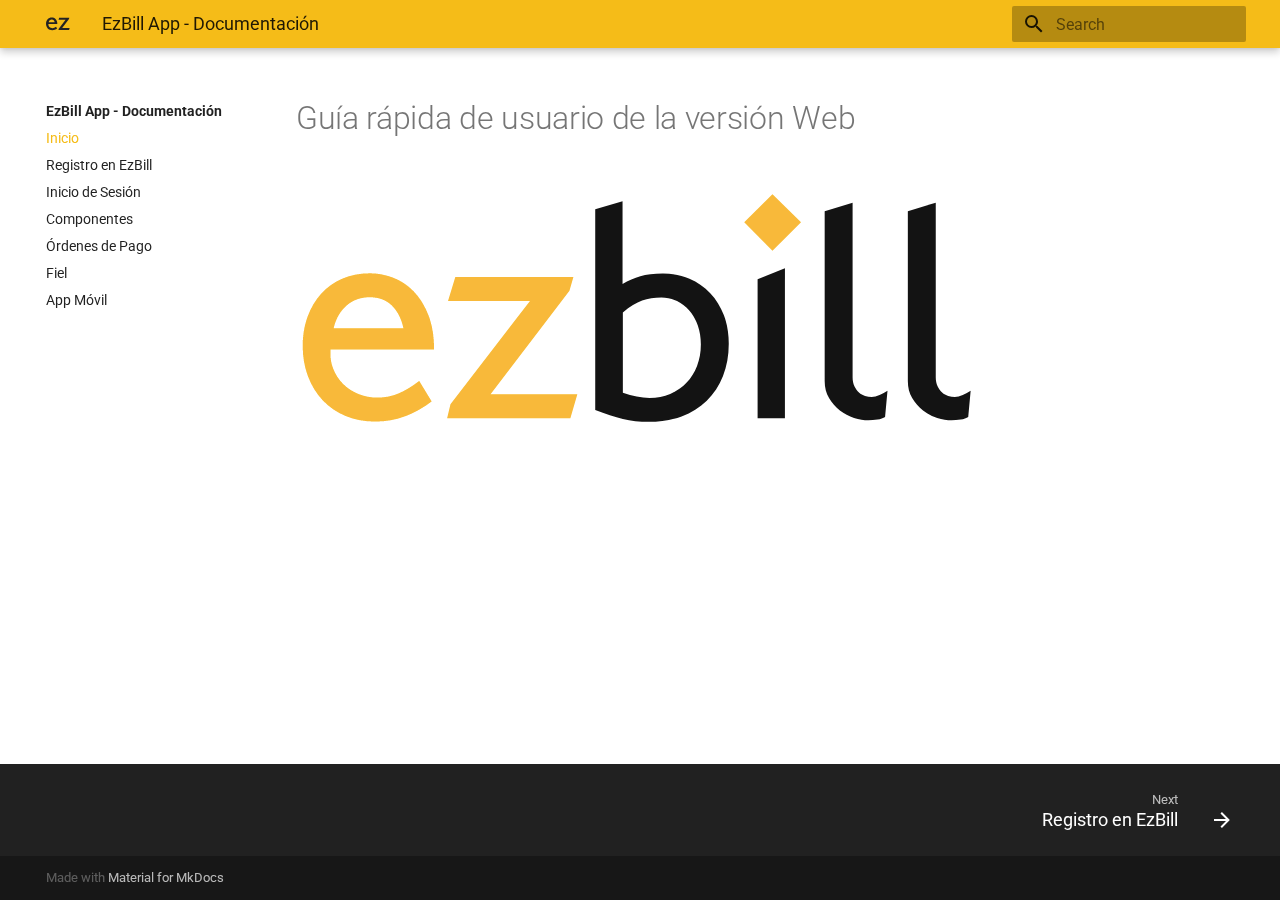
<file: index.html>
<!doctype html>
<html lang="en" class="no-js">
  <head>
    
      <meta charset="utf-8">
      <meta name="viewport" content="width=device-width,initial-scale=1">
      
      
      
      
        <link rel="canonical" href="https://example.com/">
      
      <link rel="icon" href="assets/logo.svg">
      <meta name="generator" content="mkdocs-1.2.1, mkdocs-material-7.1.9">
    
    
      
        <title>EzBill - Inicio - EzBill App - Documentación</title>
      
    
    
      <link rel="stylesheet" href="assets/stylesheets/main.ca7ac06f.min.css">
      
        
        <link rel="stylesheet" href="assets/stylesheets/palette.f1a3b89f.min.css">
        
          
          
          <meta name="theme-color" content="#ffc105">
        
      
    
    
    
      
        
        <link rel="preconnect" href="https://fonts.gstatic.com" crossorigin>
        <link rel="stylesheet" href="https://fonts.googleapis.com/css?family=Roboto:300,400,400i,700%7CRoboto+Mono&display=fallback">
        <style>:root{--md-text-font-family:"Roboto";--md-code-font-family:"Roboto Mono"}</style>
      
    
    
    
      <link rel="stylesheet" href="stylesheets/ezbill.css">
    
    
      


    
    
  </head>
  
  
    
    
    
    
    
    <body dir="ltr" data-md-color-scheme="" data-md-color-primary="amber" data-md-color-accent="amber">
  
    
    <script>function __prefix(e){return new URL(".",location).pathname+"."+e}function __get(e,t=localStorage){return JSON.parse(t.getItem(__prefix(e)))}</script>
    
    <input class="md-toggle" data-md-toggle="drawer" type="checkbox" id="__drawer" autocomplete="off">
    <input class="md-toggle" data-md-toggle="search" type="checkbox" id="__search" autocomplete="off">
    <label class="md-overlay" for="__drawer"></label>
    <div data-md-component="skip">
      
        
        <a href="#guia-rapida-de-usuario-de-la-version-web" class="md-skip">
          Skip to content
        </a>
      
    </div>
    <div data-md-component="announce">
      
    </div>
    
      <header class="md-header" data-md-component="header">
  <nav class="md-header__inner md-grid" aria-label="Header">
    <a href="." title="EzBill App - Documentación" class="md-header__button md-logo" aria-label="EzBill App - Documentación" data-md-component="logo">
      
  <img src="assets/logo.svg" alt="logo">

    </a>
    <label class="md-header__button md-icon" for="__drawer">
      <svg xmlns="http://www.w3.org/2000/svg" viewBox="0 0 24 24"><path d="M3 6h18v2H3V6m0 5h18v2H3v-2m0 5h18v2H3v-2z"/></svg>
    </label>
    <div class="md-header__title" data-md-component="header-title">
      <div class="md-header__ellipsis">
        <div class="md-header__topic">
          <span class="md-ellipsis">
            EzBill App - Documentación
          </span>
        </div>
        <div class="md-header__topic" data-md-component="header-topic">
          <span class="md-ellipsis">
            
              EzBill - Inicio
            
          </span>
        </div>
      </div>
    </div>
    
    
    
      <label class="md-header__button md-icon" for="__search">
        <svg xmlns="http://www.w3.org/2000/svg" viewBox="0 0 24 24"><path d="M9.5 3A6.5 6.5 0 0 1 16 9.5c0 1.61-.59 3.09-1.56 4.23l.27.27h.79l5 5-1.5 1.5-5-5v-.79l-.27-.27A6.516 6.516 0 0 1 9.5 16 6.5 6.5 0 0 1 3 9.5 6.5 6.5 0 0 1 9.5 3m0 2C7 5 5 7 5 9.5S7 14 9.5 14 14 12 14 9.5 12 5 9.5 5z"/></svg>
      </label>
      
<div class="md-search" data-md-component="search" role="dialog">
  <label class="md-search__overlay" for="__search"></label>
  <div class="md-search__inner" role="search">
    <form class="md-search__form" name="search">
      <input type="text" class="md-search__input" name="query" aria-label="Search" placeholder="Search" autocapitalize="off" autocorrect="off" autocomplete="off" spellcheck="false" data-md-component="search-query" data-md-state="active" required>
      <label class="md-search__icon md-icon" for="__search">
        <svg xmlns="http://www.w3.org/2000/svg" viewBox="0 0 24 24"><path d="M9.5 3A6.5 6.5 0 0 1 16 9.5c0 1.61-.59 3.09-1.56 4.23l.27.27h.79l5 5-1.5 1.5-5-5v-.79l-.27-.27A6.516 6.516 0 0 1 9.5 16 6.5 6.5 0 0 1 3 9.5 6.5 6.5 0 0 1 9.5 3m0 2C7 5 5 7 5 9.5S7 14 9.5 14 14 12 14 9.5 12 5 9.5 5z"/></svg>
        <svg xmlns="http://www.w3.org/2000/svg" viewBox="0 0 24 24"><path d="M20 11v2H8l5.5 5.5-1.42 1.42L4.16 12l7.92-7.92L13.5 5.5 8 11h12z"/></svg>
      </label>
      <button type="reset" class="md-search__icon md-icon" aria-label="Clear" tabindex="-1">
        <svg xmlns="http://www.w3.org/2000/svg" viewBox="0 0 24 24"><path d="M19 6.41 17.59 5 12 10.59 6.41 5 5 6.41 10.59 12 5 17.59 6.41 19 12 13.41 17.59 19 19 17.59 13.41 12 19 6.41z"/></svg>
      </button>
    </form>
    <div class="md-search__output">
      <div class="md-search__scrollwrap" data-md-scrollfix>
        <div class="md-search-result" data-md-component="search-result">
          <div class="md-search-result__meta">
            Initializing search
          </div>
          <ol class="md-search-result__list"></ol>
        </div>
      </div>
    </div>
  </div>
</div>
    
    
  </nav>
</header>
    
    <div class="md-container" data-md-component="container">
      
      
        
      
      <main class="md-main" data-md-component="main">
        <div class="md-main__inner md-grid">
          
            
              
              <div class="md-sidebar md-sidebar--primary" data-md-component="sidebar" data-md-type="navigation" >
                <div class="md-sidebar__scrollwrap">
                  <div class="md-sidebar__inner">
                    


<nav class="md-nav md-nav--primary" aria-label="Navigation" data-md-level="0">
  <label class="md-nav__title" for="__drawer">
    <a href="." title="EzBill App - Documentación" class="md-nav__button md-logo" aria-label="EzBill App - Documentación" data-md-component="logo">
      
  <img src="assets/logo.svg" alt="logo">

    </a>
    EzBill App - Documentación
  </label>
  
  <ul class="md-nav__list" data-md-scrollfix>
    
      
      
      

  
  
    
  
  
    <li class="md-nav__item md-nav__item--active">
      
      <input class="md-nav__toggle md-toggle" data-md-toggle="toc" type="checkbox" id="__toc">
      
      
        
      
      
      <a href="." class="md-nav__link md-nav__link--active">
        Inicio
      </a>
      
    </li>
  

    
      
      
      

  
  
  
    <li class="md-nav__item">
      <a href="signup/" class="md-nav__link">
        Registro en EzBill
      </a>
    </li>
  

    
      
      
      

  
  
  
    <li class="md-nav__item">
      <a href="signin/" class="md-nav__link">
        Inicio de Sesión
      </a>
    </li>
  

    
      
      
      

  
  
  
    <li class="md-nav__item">
      <a href="components/" class="md-nav__link">
        Componentes
      </a>
    </li>
  

    
      
      
      

  
  
  
    <li class="md-nav__item">
      <a href="payment_orders/" class="md-nav__link">
        Órdenes de Pago
      </a>
    </li>
  

    
      
      
      

  
  
  
    <li class="md-nav__item">
      <a href="fiel/" class="md-nav__link">
        Fiel
      </a>
    </li>
  

    
      
      
      

  
  
  
    <li class="md-nav__item">
      <a href="mobile/" class="md-nav__link">
        App Móvil
      </a>
    </li>
  

    
  </ul>
</nav>
                  </div>
                </div>
              </div>
            
            
              
              <div class="md-sidebar md-sidebar--secondary" data-md-component="sidebar" data-md-type="toc" >
                <div class="md-sidebar__scrollwrap">
                  <div class="md-sidebar__inner">
                    
<nav class="md-nav md-nav--secondary" aria-label="Table of contents">
  
  
  
    
  
  
</nav>
                  </div>
                </div>
              </div>
            
          
          <div class="md-content" data-md-component="content">
            <article class="md-content__inner md-typeset">
              
                
                
                <h1 id="guia-rapida-de-usuario-de-la-version-web">Guía rápida de usuario de la versión Web</h1>
<p><img alt="image-20211020203331343" src="assets/images/image-20211020203331343.png" /></p>
                
                  
                
              
              
                


              
            </article>
          </div>
        </div>
        
      </main>
      
        
<footer class="md-footer">
  
    <nav class="md-footer__inner md-grid" aria-label="Footer">
      
      
        
        <a href="signup/" class="md-footer__link md-footer__link--next" aria-label="Next: Registro en EzBill" rel="next">
          <div class="md-footer__title">
            <div class="md-ellipsis">
              <span class="md-footer__direction">
                Next
              </span>
              Registro en EzBill
            </div>
          </div>
          <div class="md-footer__button md-icon">
            <svg xmlns="http://www.w3.org/2000/svg" viewBox="0 0 24 24"><path d="M4 11v2h12l-5.5 5.5 1.42 1.42L19.84 12l-7.92-7.92L10.5 5.5 16 11H4z"/></svg>
          </div>
        </a>
      
    </nav>
  
  <div class="md-footer-meta md-typeset">
    <div class="md-footer-meta__inner md-grid">
      <div class="md-footer-copyright">
        
        Made with
        <a href="https://squidfunk.github.io/mkdocs-material/" target="_blank" rel="noopener">
          Material for MkDocs
        </a>
        
      </div>
      
    </div>
  </div>
</footer>
      
    </div>
    <div class="md-dialog" data-md-component="dialog">
      <div class="md-dialog__inner md-typeset"></div>
    </div>
    <script id="__config" type="application/json">{"base": ".", "features": [], "translations": {"clipboard.copy": "Copy to clipboard", "clipboard.copied": "Copied to clipboard", "search.config.lang": "en", "search.config.pipeline": "trimmer, stopWordFilter", "search.config.separator": "[\\s\\-]+", "search.placeholder": "Search", "search.result.placeholder": "Type to start searching", "search.result.none": "No matching documents", "search.result.one": "1 matching document", "search.result.other": "# matching documents", "search.result.more.one": "1 more on this page", "search.result.more.other": "# more on this page", "search.result.term.missing": "Missing", "select.version.title": "Select version"}, "search": "assets/javascripts/workers/search.477d984a.min.js", "version": null}</script>
    
    
      <script src="assets/javascripts/bundle.82b56eb2.min.js"></script>
      
    
  </body>
</html>
</file>
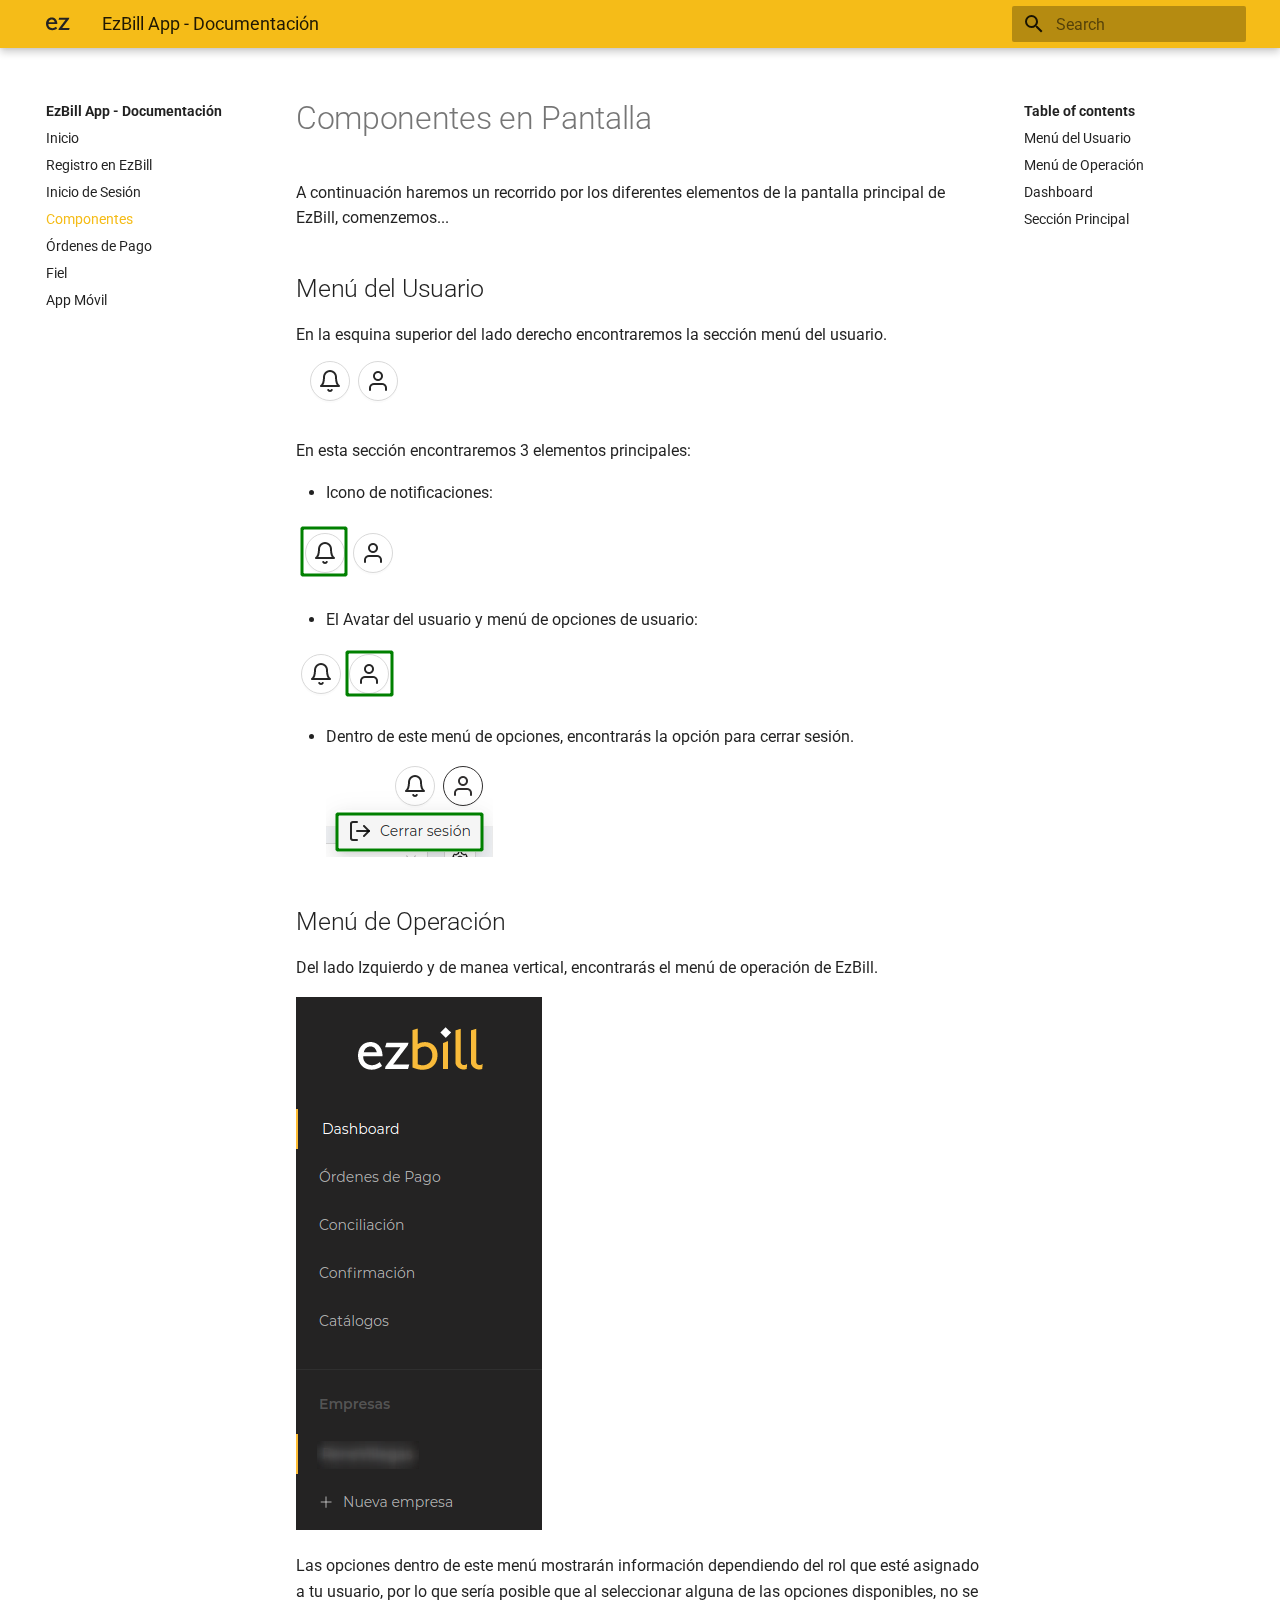
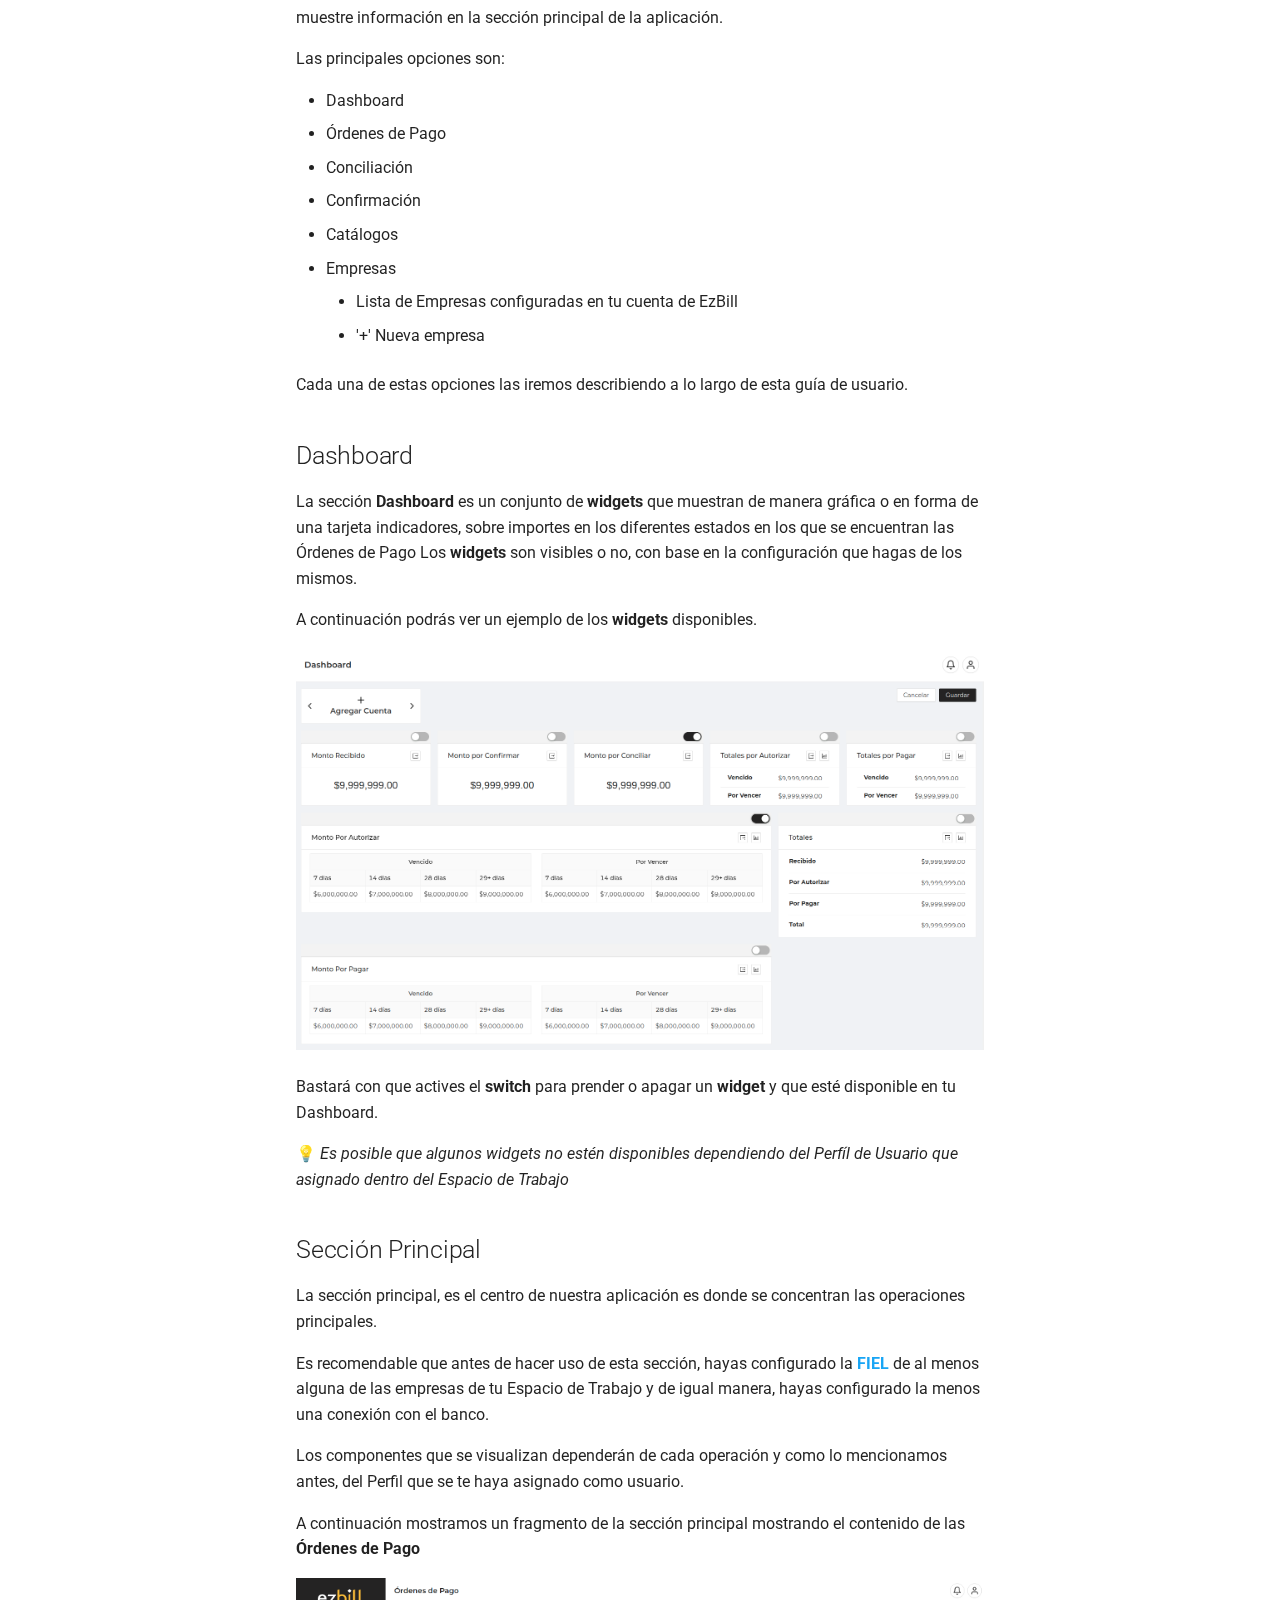
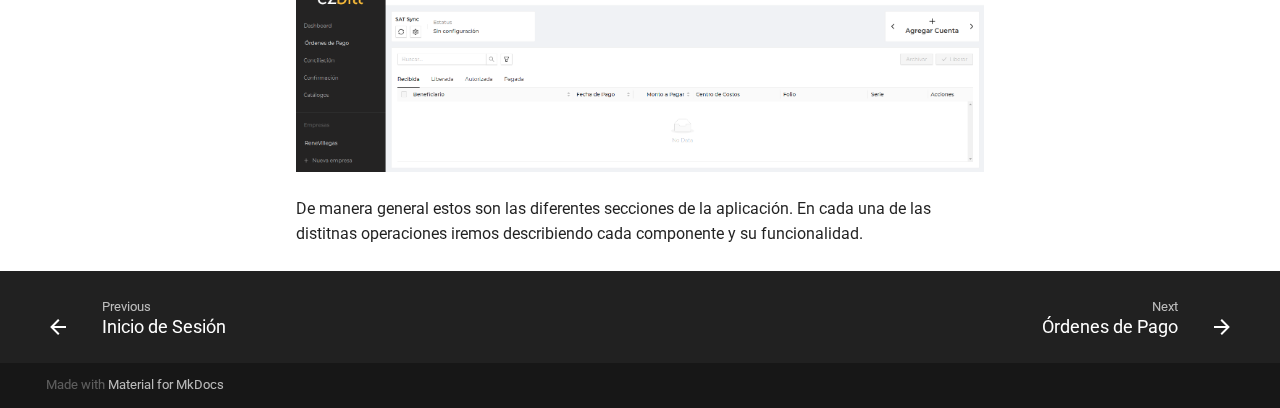
<file: components/index.html>
<!doctype html>
<html lang="en" class="no-js">
  <head>
    
      <meta charset="utf-8">
      <meta name="viewport" content="width=device-width,initial-scale=1">
      
      
      
      
        <link rel="canonical" href="https://example.com/components/">
      
      <link rel="icon" href="../assets/logo.svg">
      <meta name="generator" content="mkdocs-1.2.1, mkdocs-material-7.1.9">
    
    
      
        <title>Registro en EzBill App - EzBill App - Documentación</title>
      
    
    
      <link rel="stylesheet" href="../assets/stylesheets/main.ca7ac06f.min.css">
      
        
        <link rel="stylesheet" href="../assets/stylesheets/palette.f1a3b89f.min.css">
        
          
          
          <meta name="theme-color" content="#ffc105">
        
      
    
    
    
      
        
        <link rel="preconnect" href="https://fonts.gstatic.com" crossorigin>
        <link rel="stylesheet" href="https://fonts.googleapis.com/css?family=Roboto:300,400,400i,700%7CRoboto+Mono&display=fallback">
        <style>:root{--md-text-font-family:"Roboto";--md-code-font-family:"Roboto Mono"}</style>
      
    
    
    
      <link rel="stylesheet" href="../stylesheets/ezbill.css">
    
    
      


    
    
  </head>
  
  
    
    
    
    
    
    <body dir="ltr" data-md-color-scheme="" data-md-color-primary="amber" data-md-color-accent="amber">
  
    
    <script>function __prefix(e){return new URL("..",location).pathname+"."+e}function __get(e,t=localStorage){return JSON.parse(t.getItem(__prefix(e)))}</script>
    
    <input class="md-toggle" data-md-toggle="drawer" type="checkbox" id="__drawer" autocomplete="off">
    <input class="md-toggle" data-md-toggle="search" type="checkbox" id="__search" autocomplete="off">
    <label class="md-overlay" for="__drawer"></label>
    <div data-md-component="skip">
      
        
        <a href="#componentes-en-pantalla" class="md-skip">
          Skip to content
        </a>
      
    </div>
    <div data-md-component="announce">
      
    </div>
    
      <header class="md-header" data-md-component="header">
  <nav class="md-header__inner md-grid" aria-label="Header">
    <a href=".." title="EzBill App - Documentación" class="md-header__button md-logo" aria-label="EzBill App - Documentación" data-md-component="logo">
      
  <img src="../assets/logo.svg" alt="logo">

    </a>
    <label class="md-header__button md-icon" for="__drawer">
      <svg xmlns="http://www.w3.org/2000/svg" viewBox="0 0 24 24"><path d="M3 6h18v2H3V6m0 5h18v2H3v-2m0 5h18v2H3v-2z"/></svg>
    </label>
    <div class="md-header__title" data-md-component="header-title">
      <div class="md-header__ellipsis">
        <div class="md-header__topic">
          <span class="md-ellipsis">
            EzBill App - Documentación
          </span>
        </div>
        <div class="md-header__topic" data-md-component="header-topic">
          <span class="md-ellipsis">
            
              Registro en EzBill App
            
          </span>
        </div>
      </div>
    </div>
    
    
    
      <label class="md-header__button md-icon" for="__search">
        <svg xmlns="http://www.w3.org/2000/svg" viewBox="0 0 24 24"><path d="M9.5 3A6.5 6.5 0 0 1 16 9.5c0 1.61-.59 3.09-1.56 4.23l.27.27h.79l5 5-1.5 1.5-5-5v-.79l-.27-.27A6.516 6.516 0 0 1 9.5 16 6.5 6.5 0 0 1 3 9.5 6.5 6.5 0 0 1 9.5 3m0 2C7 5 5 7 5 9.5S7 14 9.5 14 14 12 14 9.5 12 5 9.5 5z"/></svg>
      </label>
      
<div class="md-search" data-md-component="search" role="dialog">
  <label class="md-search__overlay" for="__search"></label>
  <div class="md-search__inner" role="search">
    <form class="md-search__form" name="search">
      <input type="text" class="md-search__input" name="query" aria-label="Search" placeholder="Search" autocapitalize="off" autocorrect="off" autocomplete="off" spellcheck="false" data-md-component="search-query" data-md-state="active" required>
      <label class="md-search__icon md-icon" for="__search">
        <svg xmlns="http://www.w3.org/2000/svg" viewBox="0 0 24 24"><path d="M9.5 3A6.5 6.5 0 0 1 16 9.5c0 1.61-.59 3.09-1.56 4.23l.27.27h.79l5 5-1.5 1.5-5-5v-.79l-.27-.27A6.516 6.516 0 0 1 9.5 16 6.5 6.5 0 0 1 3 9.5 6.5 6.5 0 0 1 9.5 3m0 2C7 5 5 7 5 9.5S7 14 9.5 14 14 12 14 9.5 12 5 9.5 5z"/></svg>
        <svg xmlns="http://www.w3.org/2000/svg" viewBox="0 0 24 24"><path d="M20 11v2H8l5.5 5.5-1.42 1.42L4.16 12l7.92-7.92L13.5 5.5 8 11h12z"/></svg>
      </label>
      <button type="reset" class="md-search__icon md-icon" aria-label="Clear" tabindex="-1">
        <svg xmlns="http://www.w3.org/2000/svg" viewBox="0 0 24 24"><path d="M19 6.41 17.59 5 12 10.59 6.41 5 5 6.41 10.59 12 5 17.59 6.41 19 12 13.41 17.59 19 19 17.59 13.41 12 19 6.41z"/></svg>
      </button>
    </form>
    <div class="md-search__output">
      <div class="md-search__scrollwrap" data-md-scrollfix>
        <div class="md-search-result" data-md-component="search-result">
          <div class="md-search-result__meta">
            Initializing search
          </div>
          <ol class="md-search-result__list"></ol>
        </div>
      </div>
    </div>
  </div>
</div>
    
    
  </nav>
</header>
    
    <div class="md-container" data-md-component="container">
      
      
        
      
      <main class="md-main" data-md-component="main">
        <div class="md-main__inner md-grid">
          
            
              
              <div class="md-sidebar md-sidebar--primary" data-md-component="sidebar" data-md-type="navigation" >
                <div class="md-sidebar__scrollwrap">
                  <div class="md-sidebar__inner">
                    


<nav class="md-nav md-nav--primary" aria-label="Navigation" data-md-level="0">
  <label class="md-nav__title" for="__drawer">
    <a href=".." title="EzBill App - Documentación" class="md-nav__button md-logo" aria-label="EzBill App - Documentación" data-md-component="logo">
      
  <img src="../assets/logo.svg" alt="logo">

    </a>
    EzBill App - Documentación
  </label>
  
  <ul class="md-nav__list" data-md-scrollfix>
    
      
      
      

  
  
  
    <li class="md-nav__item">
      <a href=".." class="md-nav__link">
        Inicio
      </a>
    </li>
  

    
      
      
      

  
  
  
    <li class="md-nav__item">
      <a href="../signup/" class="md-nav__link">
        Registro en EzBill
      </a>
    </li>
  

    
      
      
      

  
  
  
    <li class="md-nav__item">
      <a href="../signin/" class="md-nav__link">
        Inicio de Sesión
      </a>
    </li>
  

    
      
      
      

  
  
    
  
  
    <li class="md-nav__item md-nav__item--active">
      
      <input class="md-nav__toggle md-toggle" data-md-toggle="toc" type="checkbox" id="__toc">
      
      
        
      
      
        <label class="md-nav__link md-nav__link--active" for="__toc">
          Componentes
          <span class="md-nav__icon md-icon"></span>
        </label>
      
      <a href="./" class="md-nav__link md-nav__link--active">
        Componentes
      </a>
      
        
<nav class="md-nav md-nav--secondary" aria-label="Table of contents">
  
  
  
    
  
  
    <label class="md-nav__title" for="__toc">
      <span class="md-nav__icon md-icon"></span>
      Table of contents
    </label>
    <ul class="md-nav__list" data-md-component="toc" data-md-scrollfix>
      
        <li class="md-nav__item">
  <a href="#menu-del-usuario" class="md-nav__link">
    Menú del Usuario
  </a>
  
</li>
      
        <li class="md-nav__item">
  <a href="#menu-de-operacion" class="md-nav__link">
    Menú de Operación
  </a>
  
</li>
      
        <li class="md-nav__item">
  <a href="#dashboard" class="md-nav__link">
    Dashboard
  </a>
  
</li>
      
        <li class="md-nav__item">
  <a href="#seccion-principal" class="md-nav__link">
    Sección Principal
  </a>
  
</li>
      
    </ul>
  
</nav>
      
    </li>
  

    
      
      
      

  
  
  
    <li class="md-nav__item">
      <a href="../payment_orders/" class="md-nav__link">
        Órdenes de Pago
      </a>
    </li>
  

    
      
      
      

  
  
  
    <li class="md-nav__item">
      <a href="../fiel/" class="md-nav__link">
        Fiel
      </a>
    </li>
  

    
      
      
      

  
  
  
    <li class="md-nav__item">
      <a href="../mobile/" class="md-nav__link">
        App Móvil
      </a>
    </li>
  

    
  </ul>
</nav>
                  </div>
                </div>
              </div>
            
            
              
              <div class="md-sidebar md-sidebar--secondary" data-md-component="sidebar" data-md-type="toc" >
                <div class="md-sidebar__scrollwrap">
                  <div class="md-sidebar__inner">
                    
<nav class="md-nav md-nav--secondary" aria-label="Table of contents">
  
  
  
    
  
  
    <label class="md-nav__title" for="__toc">
      <span class="md-nav__icon md-icon"></span>
      Table of contents
    </label>
    <ul class="md-nav__list" data-md-component="toc" data-md-scrollfix>
      
        <li class="md-nav__item">
  <a href="#menu-del-usuario" class="md-nav__link">
    Menú del Usuario
  </a>
  
</li>
      
        <li class="md-nav__item">
  <a href="#menu-de-operacion" class="md-nav__link">
    Menú de Operación
  </a>
  
</li>
      
        <li class="md-nav__item">
  <a href="#dashboard" class="md-nav__link">
    Dashboard
  </a>
  
</li>
      
        <li class="md-nav__item">
  <a href="#seccion-principal" class="md-nav__link">
    Sección Principal
  </a>
  
</li>
      
    </ul>
  
</nav>
                  </div>
                </div>
              </div>
            
          
          <div class="md-content" data-md-component="content">
            <article class="md-content__inner md-typeset">
              
                
                
                <h1 id="componentes-en-pantalla">Componentes en Pantalla</h1>
<p>A continuación haremos un recorrido por los diferentes elementos de la pantalla principal de EzBill, comenzemos...</p>
<h2 id="menu-del-usuario">Menú del Usuario</h2>
<p>En la esquina superior del lado derecho encontraremos la sección menú del usuario.
<img alt="image-20211020193133391" src="../assets/images/image-20211020193133391.png" /></p>
<p>En esta sección encontraremos 3 elementos principales:</p>
<ul>
<li>Icono de notificaciones:</li>
</ul>
<p><img alt="image-20211020193248017" src="../assets/images/image-20211020193248017.png" /></p>
<ul>
<li>El Avatar del usuario y menú de opciones de usuario:</li>
</ul>
<p><img alt="image-20211020193331662" src="../assets/images/image-20211020193331662.png" /></p>
<ul>
<li>Dentro de este menú de opciones, encontrarás la opción para cerrar sesión.
<img alt="image-20211020193428522" src="../assets/images/image-20211020193428522.png" /></li>
</ul>
<h2 id="menu-de-operacion">Menú de Operación</h2>
<p>Del lado Izquierdo y de manea vertical, encontrarás el menú de operación de EzBill.</p>
<p><img alt="image-20211020193515810" src="../assets/images/image-20211020193515810.png" /></p>
<p>Las opciones dentro de este menú mostrarán información dependiendo del rol que esté asignado a tu usuario, por lo que sería posible que al seleccionar alguna de las opciones disponibles, no se muestre información en la sección principal de la aplicación.</p>
<p>Las principales opciones son:</p>
<ul>
<li>Dashboard</li>
<li>Órdenes de Pago</li>
<li>Conciliación</li>
<li>Confirmación</li>
<li>Catálogos</li>
<li>Empresas<ul>
<li>Lista de Empresas configuradas en tu cuenta de EzBill</li>
<li>'+' Nueva empresa</li>
</ul>
</li>
</ul>
<p>Cada una de estas opciones las iremos describiendo a lo largo de esta guía de usuario.</p>
<h2 id="dashboard">Dashboard</h2>
<p>La sección <strong>Dashboard</strong> es un conjunto de <strong>widgets</strong> que muestran de manera gráfica o en forma de una tarjeta indicadores, sobre importes en los diferentes estados en los que se encuentran las Órdenes de Pago
Los <strong>widgets</strong> son visibles o no, con base en la configuración que hagas de los mismos.</p>
<p>A continuación podrás ver un ejemplo de los <strong>widgets</strong> disponibles.</p>
<p><img alt="image-20211020194307447" src="../assets/images/image-20211020194307447.png" /></p>
<p>Bastará con que actives el <strong>switch</strong> para prender o apagar un <strong>widget</strong> y que esté disponible en tu Dashboard.</p>
<p>💡 <em>Es posible que algunos </em><em>widgets</em><em> no estén disponibles dependiendo del Perfíl de Usuario que asignado dentro del Espacio de Trabajo</em></p>
<h2 id="seccion-principal">Sección Principal</h2>
<p>La sección principal, es el centro de nuestra aplicación es donde se concentran las operaciones principales.</p>
<p>Es recomendable que antes de hacer uso de esta sección, hayas configurado la <a href="../fiel/"><strong>FIEL</strong></a> de al menos alguna de las empresas de tu Espacio de Trabajo y de igual manera, hayas configurado la menos una conexión con el banco.</p>
<p>Los componentes que se visualizan dependerán de cada operación y como lo mencionamos antes, del Perfil que se te haya asignado como usuario.</p>
<p>A continuación mostramos un fragmento de la sección principal mostrando el contenido de las <strong>Órdenes de Pago</strong></p>
<p><img alt="image-20211020203558450" src="../assets/images/image-20211020203558450.png" /></p>
<p>De manera general estos son las diferentes secciones de la aplicación. En cada una de las distitnas operaciones iremos describiendo cada componente y su funcionalidad.</p>
                
                  
                
              
              
                


              
            </article>
          </div>
        </div>
        
      </main>
      
        
<footer class="md-footer">
  
    <nav class="md-footer__inner md-grid" aria-label="Footer">
      
        
        <a href="../signin/" class="md-footer__link md-footer__link--prev" aria-label="Previous: Inicio de Sesión" rel="prev">
          <div class="md-footer__button md-icon">
            <svg xmlns="http://www.w3.org/2000/svg" viewBox="0 0 24 24"><path d="M20 11v2H8l5.5 5.5-1.42 1.42L4.16 12l7.92-7.92L13.5 5.5 8 11h12z"/></svg>
          </div>
          <div class="md-footer__title">
            <div class="md-ellipsis">
              <span class="md-footer__direction">
                Previous
              </span>
              Inicio de Sesión
            </div>
          </div>
        </a>
      
      
        
        <a href="../payment_orders/" class="md-footer__link md-footer__link--next" aria-label="Next: Órdenes de Pago" rel="next">
          <div class="md-footer__title">
            <div class="md-ellipsis">
              <span class="md-footer__direction">
                Next
              </span>
              Órdenes de Pago
            </div>
          </div>
          <div class="md-footer__button md-icon">
            <svg xmlns="http://www.w3.org/2000/svg" viewBox="0 0 24 24"><path d="M4 11v2h12l-5.5 5.5 1.42 1.42L19.84 12l-7.92-7.92L10.5 5.5 16 11H4z"/></svg>
          </div>
        </a>
      
    </nav>
  
  <div class="md-footer-meta md-typeset">
    <div class="md-footer-meta__inner md-grid">
      <div class="md-footer-copyright">
        
        Made with
        <a href="https://squidfunk.github.io/mkdocs-material/" target="_blank" rel="noopener">
          Material for MkDocs
        </a>
        
      </div>
      
    </div>
  </div>
</footer>
      
    </div>
    <div class="md-dialog" data-md-component="dialog">
      <div class="md-dialog__inner md-typeset"></div>
    </div>
    <script id="__config" type="application/json">{"base": "..", "features": [], "translations": {"clipboard.copy": "Copy to clipboard", "clipboard.copied": "Copied to clipboard", "search.config.lang": "en", "search.config.pipeline": "trimmer, stopWordFilter", "search.config.separator": "[\\s\\-]+", "search.placeholder": "Search", "search.result.placeholder": "Type to start searching", "search.result.none": "No matching documents", "search.result.one": "1 matching document", "search.result.other": "# matching documents", "search.result.more.one": "1 more on this page", "search.result.more.other": "# more on this page", "search.result.term.missing": "Missing", "select.version.title": "Select version"}, "search": "../assets/javascripts/workers/search.477d984a.min.js", "version": null}</script>
    
    
      <script src="../assets/javascripts/bundle.82b56eb2.min.js"></script>
      
    
  </body>
</html>
</file>
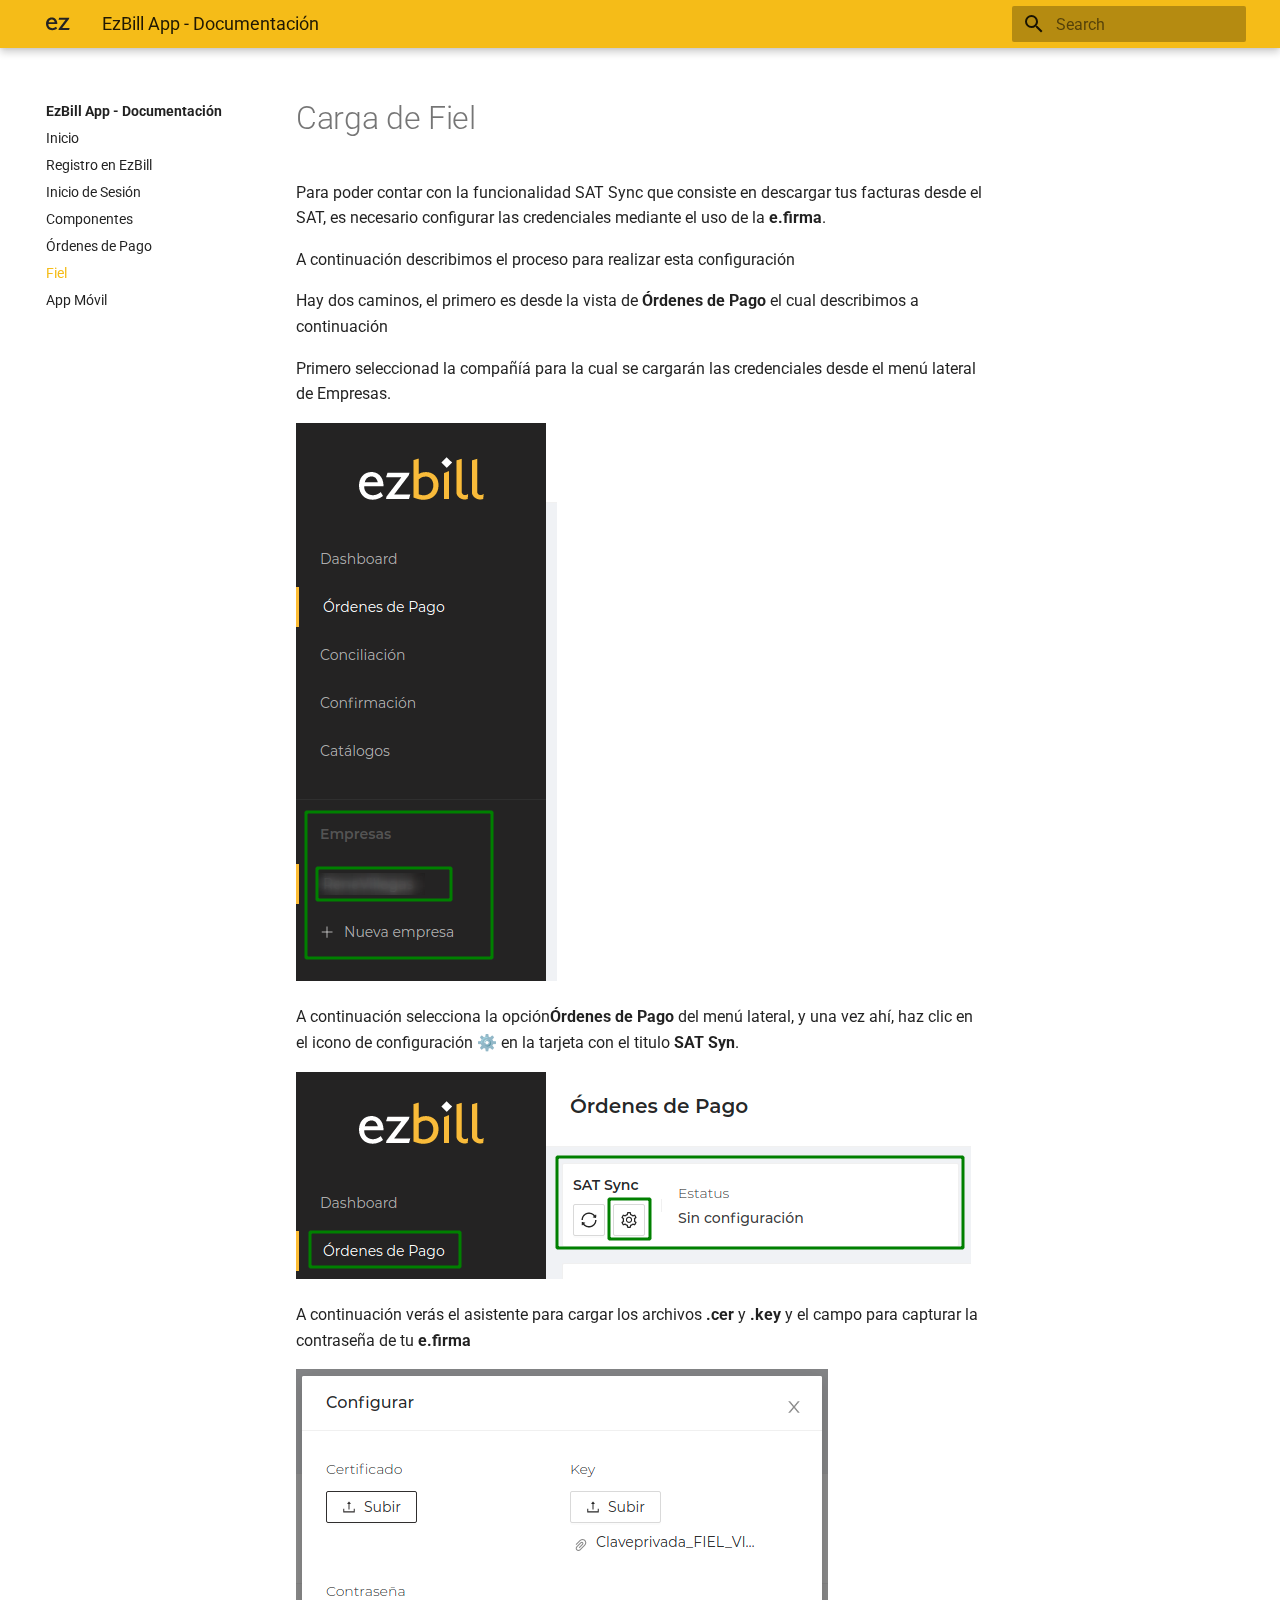
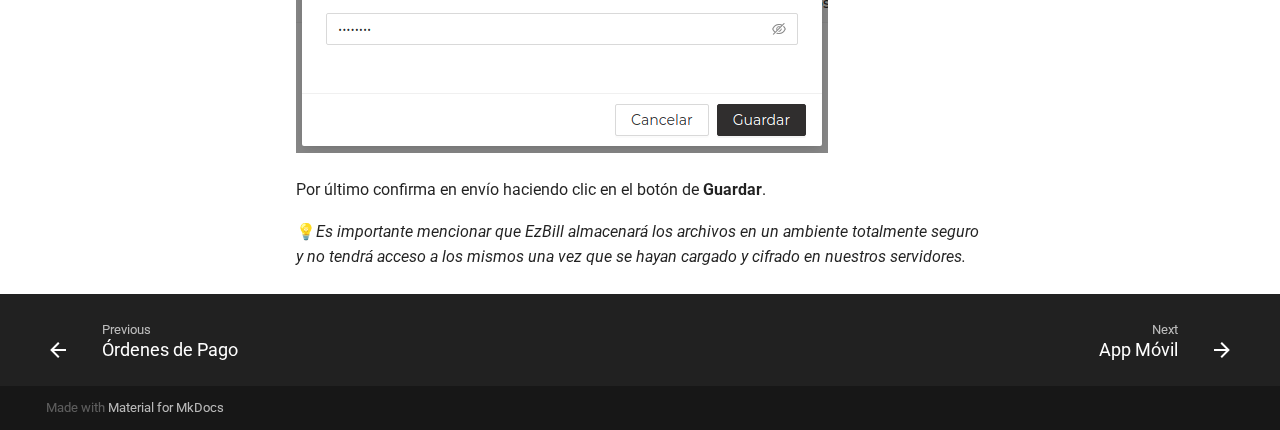
<file: fiel/index.html>
<!doctype html>
<html lang="en" class="no-js">
  <head>
    
      <meta charset="utf-8">
      <meta name="viewport" content="width=device-width,initial-scale=1">
      
      
      
      
        <link rel="canonical" href="https://example.com/fiel/">
      
      <link rel="icon" href="../assets/logo.svg">
      <meta name="generator" content="mkdocs-1.2.1, mkdocs-material-7.1.9">
    
    
      
        <title>Carga de Fiel en EzBill App - EzBill App - Documentación</title>
      
    
    
      <link rel="stylesheet" href="../assets/stylesheets/main.ca7ac06f.min.css">
      
        
        <link rel="stylesheet" href="../assets/stylesheets/palette.f1a3b89f.min.css">
        
          
          
          <meta name="theme-color" content="#ffc105">
        
      
    
    
    
      
        
        <link rel="preconnect" href="https://fonts.gstatic.com" crossorigin>
        <link rel="stylesheet" href="https://fonts.googleapis.com/css?family=Roboto:300,400,400i,700%7CRoboto+Mono&display=fallback">
        <style>:root{--md-text-font-family:"Roboto";--md-code-font-family:"Roboto Mono"}</style>
      
    
    
    
      <link rel="stylesheet" href="../stylesheets/ezbill.css">
    
    
      


    
    
  </head>
  
  
    
    
    
    
    
    <body dir="ltr" data-md-color-scheme="" data-md-color-primary="amber" data-md-color-accent="amber">
  
    
    <script>function __prefix(e){return new URL("..",location).pathname+"."+e}function __get(e,t=localStorage){return JSON.parse(t.getItem(__prefix(e)))}</script>
    
    <input class="md-toggle" data-md-toggle="drawer" type="checkbox" id="__drawer" autocomplete="off">
    <input class="md-toggle" data-md-toggle="search" type="checkbox" id="__search" autocomplete="off">
    <label class="md-overlay" for="__drawer"></label>
    <div data-md-component="skip">
      
        
        <a href="#carga-de-fiel" class="md-skip">
          Skip to content
        </a>
      
    </div>
    <div data-md-component="announce">
      
    </div>
    
      <header class="md-header" data-md-component="header">
  <nav class="md-header__inner md-grid" aria-label="Header">
    <a href=".." title="EzBill App - Documentación" class="md-header__button md-logo" aria-label="EzBill App - Documentación" data-md-component="logo">
      
  <img src="../assets/logo.svg" alt="logo">

    </a>
    <label class="md-header__button md-icon" for="__drawer">
      <svg xmlns="http://www.w3.org/2000/svg" viewBox="0 0 24 24"><path d="M3 6h18v2H3V6m0 5h18v2H3v-2m0 5h18v2H3v-2z"/></svg>
    </label>
    <div class="md-header__title" data-md-component="header-title">
      <div class="md-header__ellipsis">
        <div class="md-header__topic">
          <span class="md-ellipsis">
            EzBill App - Documentación
          </span>
        </div>
        <div class="md-header__topic" data-md-component="header-topic">
          <span class="md-ellipsis">
            
              Carga de Fiel en EzBill App
            
          </span>
        </div>
      </div>
    </div>
    
    
    
      <label class="md-header__button md-icon" for="__search">
        <svg xmlns="http://www.w3.org/2000/svg" viewBox="0 0 24 24"><path d="M9.5 3A6.5 6.5 0 0 1 16 9.5c0 1.61-.59 3.09-1.56 4.23l.27.27h.79l5 5-1.5 1.5-5-5v-.79l-.27-.27A6.516 6.516 0 0 1 9.5 16 6.5 6.5 0 0 1 3 9.5 6.5 6.5 0 0 1 9.5 3m0 2C7 5 5 7 5 9.5S7 14 9.5 14 14 12 14 9.5 12 5 9.5 5z"/></svg>
      </label>
      
<div class="md-search" data-md-component="search" role="dialog">
  <label class="md-search__overlay" for="__search"></label>
  <div class="md-search__inner" role="search">
    <form class="md-search__form" name="search">
      <input type="text" class="md-search__input" name="query" aria-label="Search" placeholder="Search" autocapitalize="off" autocorrect="off" autocomplete="off" spellcheck="false" data-md-component="search-query" data-md-state="active" required>
      <label class="md-search__icon md-icon" for="__search">
        <svg xmlns="http://www.w3.org/2000/svg" viewBox="0 0 24 24"><path d="M9.5 3A6.5 6.5 0 0 1 16 9.5c0 1.61-.59 3.09-1.56 4.23l.27.27h.79l5 5-1.5 1.5-5-5v-.79l-.27-.27A6.516 6.516 0 0 1 9.5 16 6.5 6.5 0 0 1 3 9.5 6.5 6.5 0 0 1 9.5 3m0 2C7 5 5 7 5 9.5S7 14 9.5 14 14 12 14 9.5 12 5 9.5 5z"/></svg>
        <svg xmlns="http://www.w3.org/2000/svg" viewBox="0 0 24 24"><path d="M20 11v2H8l5.5 5.5-1.42 1.42L4.16 12l7.92-7.92L13.5 5.5 8 11h12z"/></svg>
      </label>
      <button type="reset" class="md-search__icon md-icon" aria-label="Clear" tabindex="-1">
        <svg xmlns="http://www.w3.org/2000/svg" viewBox="0 0 24 24"><path d="M19 6.41 17.59 5 12 10.59 6.41 5 5 6.41 10.59 12 5 17.59 6.41 19 12 13.41 17.59 19 19 17.59 13.41 12 19 6.41z"/></svg>
      </button>
    </form>
    <div class="md-search__output">
      <div class="md-search__scrollwrap" data-md-scrollfix>
        <div class="md-search-result" data-md-component="search-result">
          <div class="md-search-result__meta">
            Initializing search
          </div>
          <ol class="md-search-result__list"></ol>
        </div>
      </div>
    </div>
  </div>
</div>
    
    
  </nav>
</header>
    
    <div class="md-container" data-md-component="container">
      
      
        
      
      <main class="md-main" data-md-component="main">
        <div class="md-main__inner md-grid">
          
            
              
              <div class="md-sidebar md-sidebar--primary" data-md-component="sidebar" data-md-type="navigation" >
                <div class="md-sidebar__scrollwrap">
                  <div class="md-sidebar__inner">
                    


<nav class="md-nav md-nav--primary" aria-label="Navigation" data-md-level="0">
  <label class="md-nav__title" for="__drawer">
    <a href=".." title="EzBill App - Documentación" class="md-nav__button md-logo" aria-label="EzBill App - Documentación" data-md-component="logo">
      
  <img src="../assets/logo.svg" alt="logo">

    </a>
    EzBill App - Documentación
  </label>
  
  <ul class="md-nav__list" data-md-scrollfix>
    
      
      
      

  
  
  
    <li class="md-nav__item">
      <a href=".." class="md-nav__link">
        Inicio
      </a>
    </li>
  

    
      
      
      

  
  
  
    <li class="md-nav__item">
      <a href="../signup/" class="md-nav__link">
        Registro en EzBill
      </a>
    </li>
  

    
      
      
      

  
  
  
    <li class="md-nav__item">
      <a href="../signin/" class="md-nav__link">
        Inicio de Sesión
      </a>
    </li>
  

    
      
      
      

  
  
  
    <li class="md-nav__item">
      <a href="../components/" class="md-nav__link">
        Componentes
      </a>
    </li>
  

    
      
      
      

  
  
  
    <li class="md-nav__item">
      <a href="../payment_orders/" class="md-nav__link">
        Órdenes de Pago
      </a>
    </li>
  

    
      
      
      

  
  
    
  
  
    <li class="md-nav__item md-nav__item--active">
      
      <input class="md-nav__toggle md-toggle" data-md-toggle="toc" type="checkbox" id="__toc">
      
      
        
      
      
      <a href="./" class="md-nav__link md-nav__link--active">
        Fiel
      </a>
      
    </li>
  

    
      
      
      

  
  
  
    <li class="md-nav__item">
      <a href="../mobile/" class="md-nav__link">
        App Móvil
      </a>
    </li>
  

    
  </ul>
</nav>
                  </div>
                </div>
              </div>
            
            
              
              <div class="md-sidebar md-sidebar--secondary" data-md-component="sidebar" data-md-type="toc" >
                <div class="md-sidebar__scrollwrap">
                  <div class="md-sidebar__inner">
                    
<nav class="md-nav md-nav--secondary" aria-label="Table of contents">
  
  
  
    
  
  
</nav>
                  </div>
                </div>
              </div>
            
          
          <div class="md-content" data-md-component="content">
            <article class="md-content__inner md-typeset">
              
                
                
                <h1 id="carga-de-fiel">Carga de Fiel</h1>
<p>Para poder contar con la funcionalidad SAT Sync que consiste en descargar tus facturas desde el SAT, es necesario configurar las credenciales mediante el uso de la <strong>e.firma</strong>.</p>
<p>A continuación describimos el proceso para realizar esta configuración</p>
<p>Hay dos caminos, el  primero es desde la vista de <strong>Órdenes de Pago</strong> el cual describimos a continuación</p>
<p>Primero seleccionad la compañíá para la cual se cargarán las credenciales desde el menú lateral de Empresas.</p>
<p><img alt="image-20211020201151228" src="../assets/images/image-20211020201151228.png" /></p>
<p>A continuación selecciona la opción<strong>Órdenes de Pago</strong> del menú lateral, y una vez ahí, haz clic en el icono de configuración ⚙️ en la tarjeta con el titulo <strong>SAT Syn</strong>.</p>
<p><img alt="image-20211020201602742" src="../assets/images/image-20211020201602742.png" /></p>
<p>A continuación verás el asistente para cargar los archivos <strong>.cer</strong> y <strong>.key</strong> y el campo para capturar la contraseña de tu <strong>e.firma</strong></p>
<p><img alt="image-20211020202114575" src="../assets/images/image-20211020202114575.png" /></p>
<p>Por último confirma en envío haciendo clic en el botón de <strong>Guardar</strong>.</p>
<p>💡<em>Es importante mencionar que EzBill almacenará los archivos en un ambiente totalmente seguro y no tendrá acceso a los mismos una vez que se hayan cargado y cifrado en nuestros servidores.</em></p>
                
                  
                
              
              
                


              
            </article>
          </div>
        </div>
        
      </main>
      
        
<footer class="md-footer">
  
    <nav class="md-footer__inner md-grid" aria-label="Footer">
      
        
        <a href="../payment_orders/" class="md-footer__link md-footer__link--prev" aria-label="Previous: Órdenes de Pago" rel="prev">
          <div class="md-footer__button md-icon">
            <svg xmlns="http://www.w3.org/2000/svg" viewBox="0 0 24 24"><path d="M20 11v2H8l5.5 5.5-1.42 1.42L4.16 12l7.92-7.92L13.5 5.5 8 11h12z"/></svg>
          </div>
          <div class="md-footer__title">
            <div class="md-ellipsis">
              <span class="md-footer__direction">
                Previous
              </span>
              Órdenes de Pago
            </div>
          </div>
        </a>
      
      
        
        <a href="../mobile/" class="md-footer__link md-footer__link--next" aria-label="Next: App Móvil" rel="next">
          <div class="md-footer__title">
            <div class="md-ellipsis">
              <span class="md-footer__direction">
                Next
              </span>
              App Móvil
            </div>
          </div>
          <div class="md-footer__button md-icon">
            <svg xmlns="http://www.w3.org/2000/svg" viewBox="0 0 24 24"><path d="M4 11v2h12l-5.5 5.5 1.42 1.42L19.84 12l-7.92-7.92L10.5 5.5 16 11H4z"/></svg>
          </div>
        </a>
      
    </nav>
  
  <div class="md-footer-meta md-typeset">
    <div class="md-footer-meta__inner md-grid">
      <div class="md-footer-copyright">
        
        Made with
        <a href="https://squidfunk.github.io/mkdocs-material/" target="_blank" rel="noopener">
          Material for MkDocs
        </a>
        
      </div>
      
    </div>
  </div>
</footer>
      
    </div>
    <div class="md-dialog" data-md-component="dialog">
      <div class="md-dialog__inner md-typeset"></div>
    </div>
    <script id="__config" type="application/json">{"base": "..", "features": [], "translations": {"clipboard.copy": "Copy to clipboard", "clipboard.copied": "Copied to clipboard", "search.config.lang": "en", "search.config.pipeline": "trimmer, stopWordFilter", "search.config.separator": "[\\s\\-]+", "search.placeholder": "Search", "search.result.placeholder": "Type to start searching", "search.result.none": "No matching documents", "search.result.one": "1 matching document", "search.result.other": "# matching documents", "search.result.more.one": "1 more on this page", "search.result.more.other": "# more on this page", "search.result.term.missing": "Missing", "select.version.title": "Select version"}, "search": "../assets/javascripts/workers/search.477d984a.min.js", "version": null}</script>
    
    
      <script src="../assets/javascripts/bundle.82b56eb2.min.js"></script>
      
    
  </body>
</html>
</file>
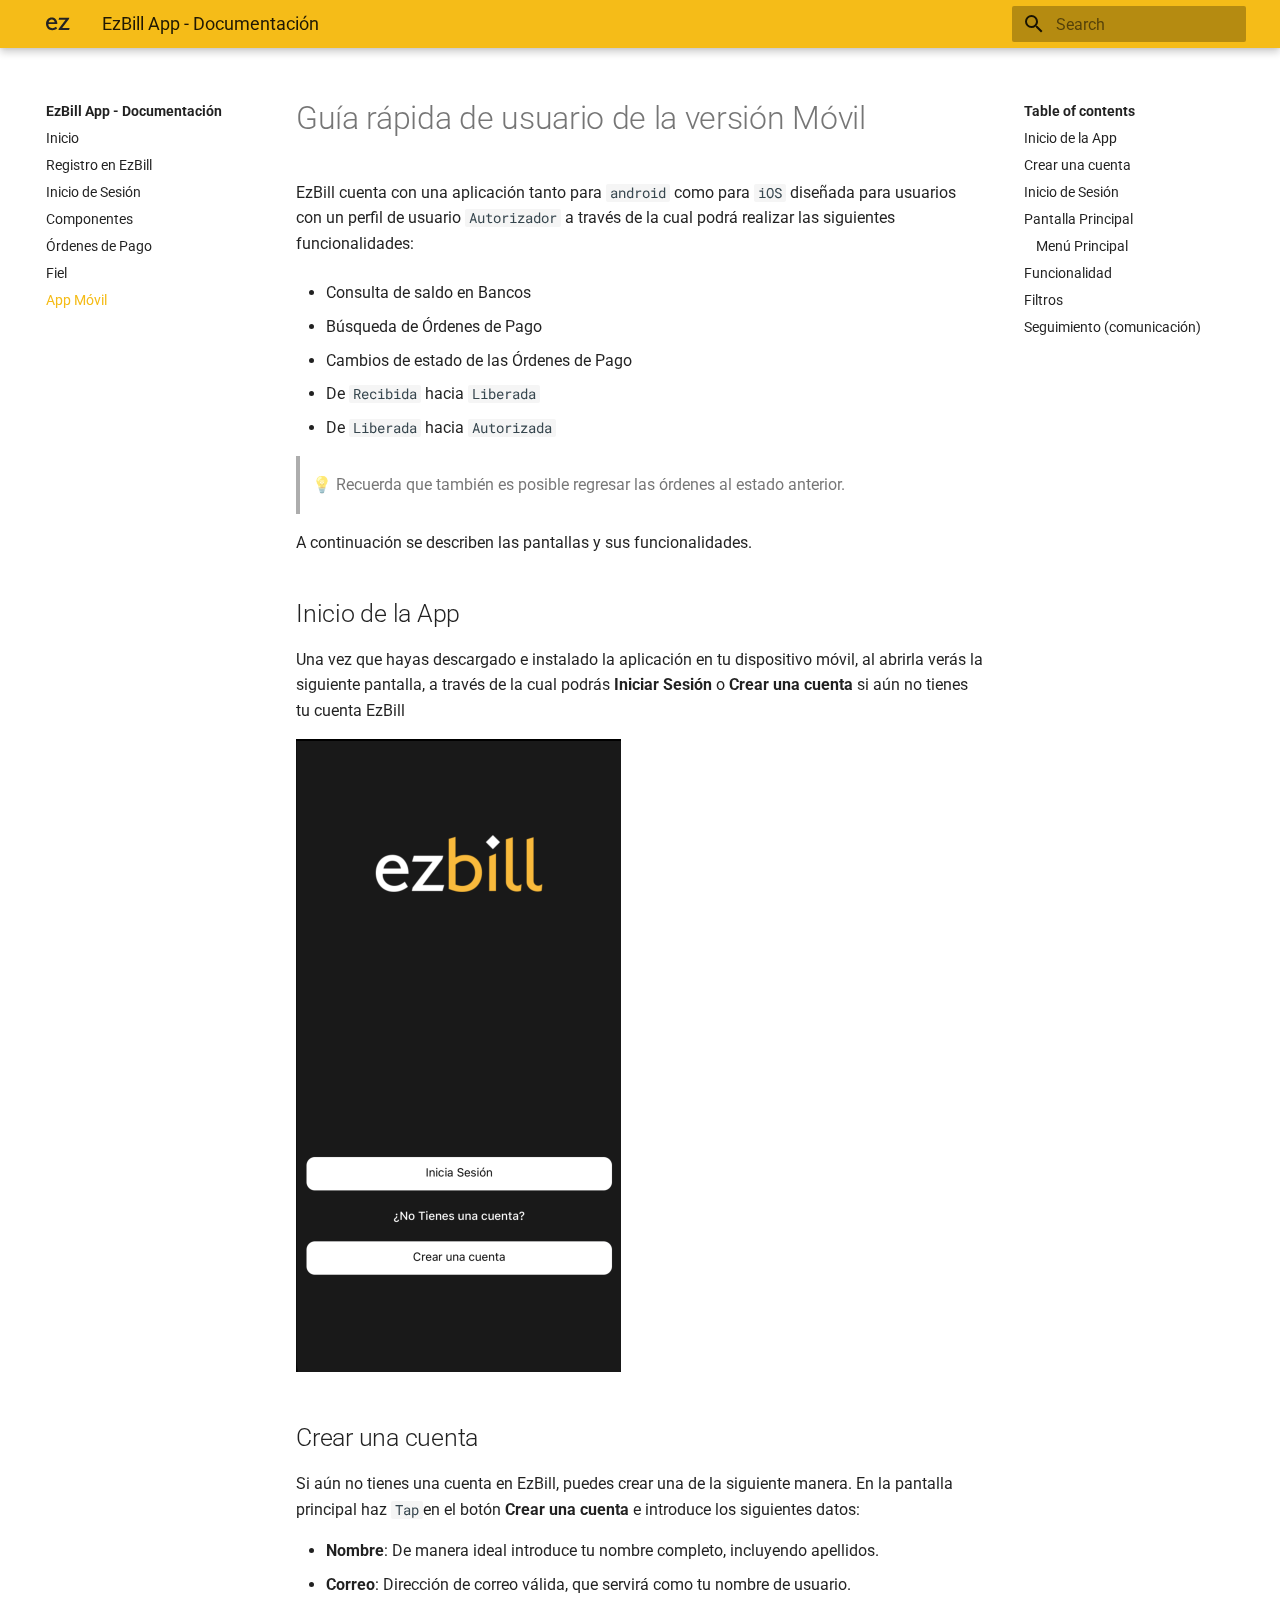
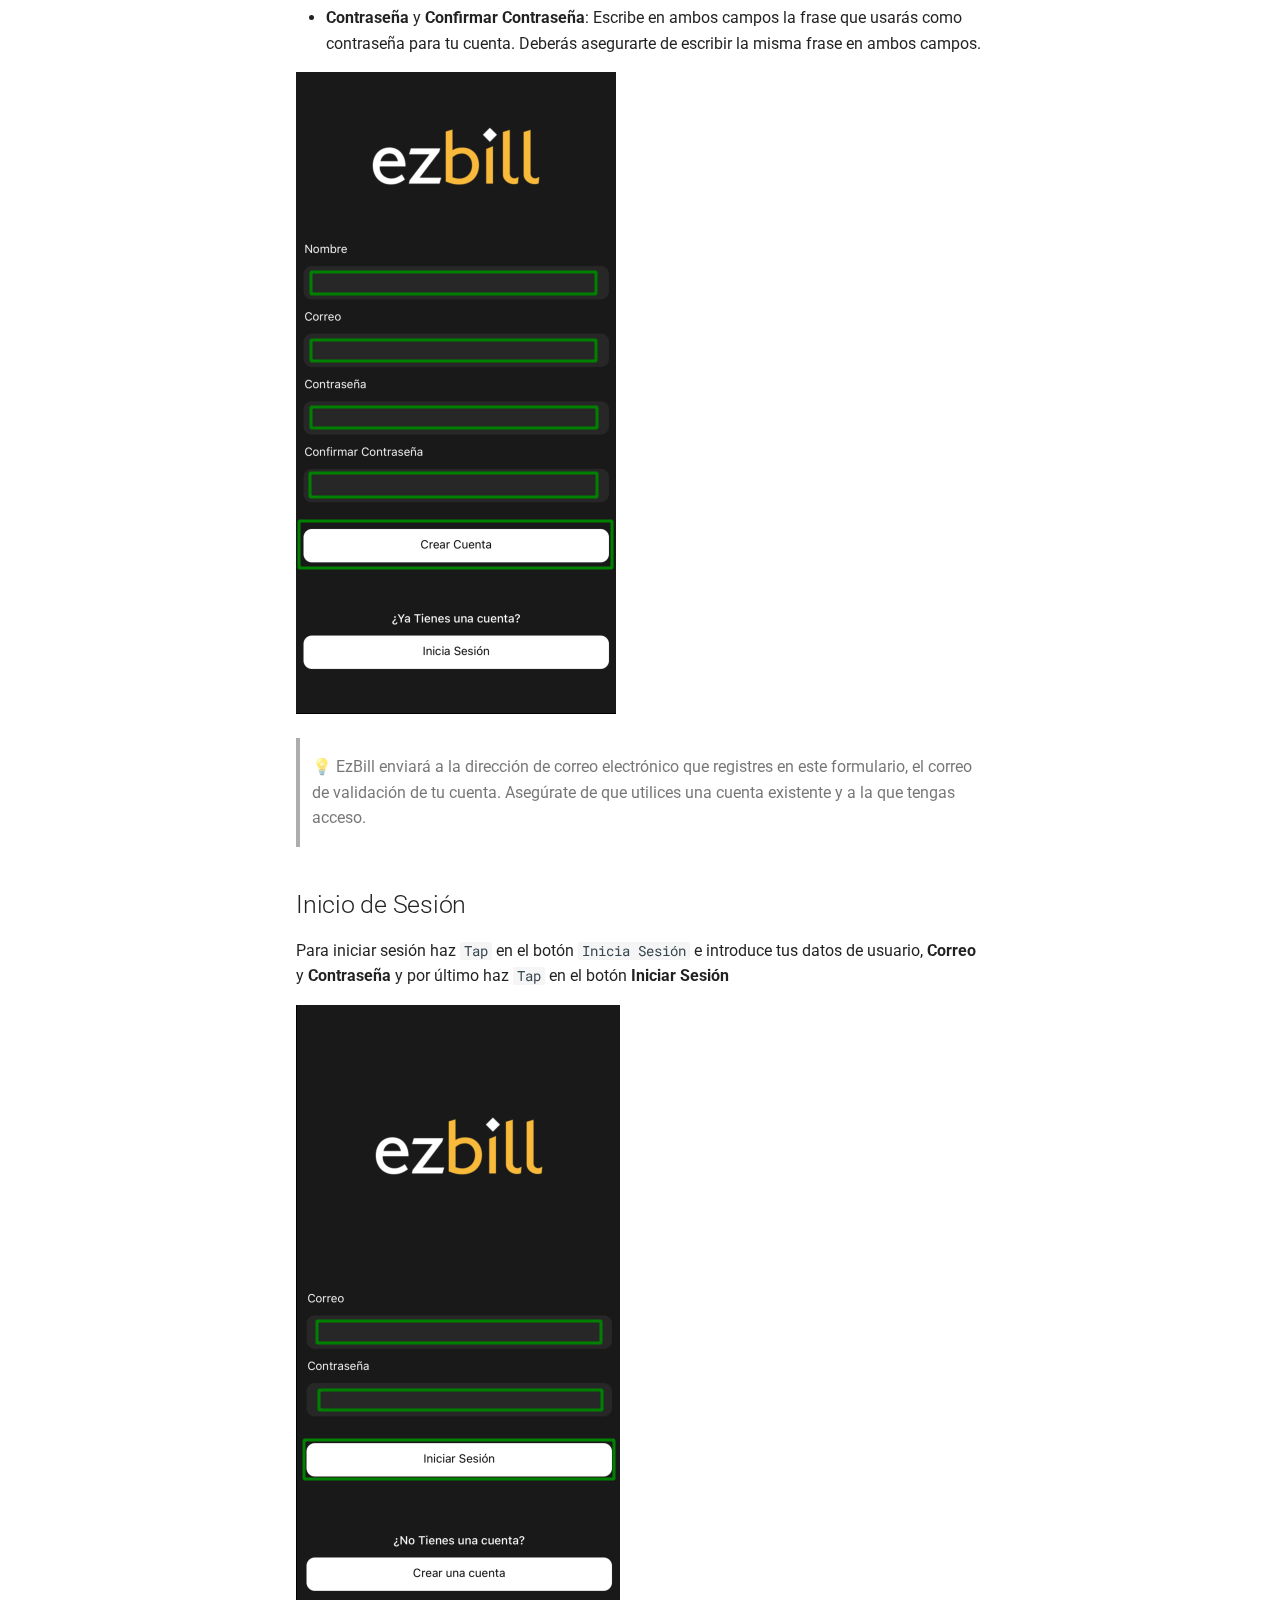
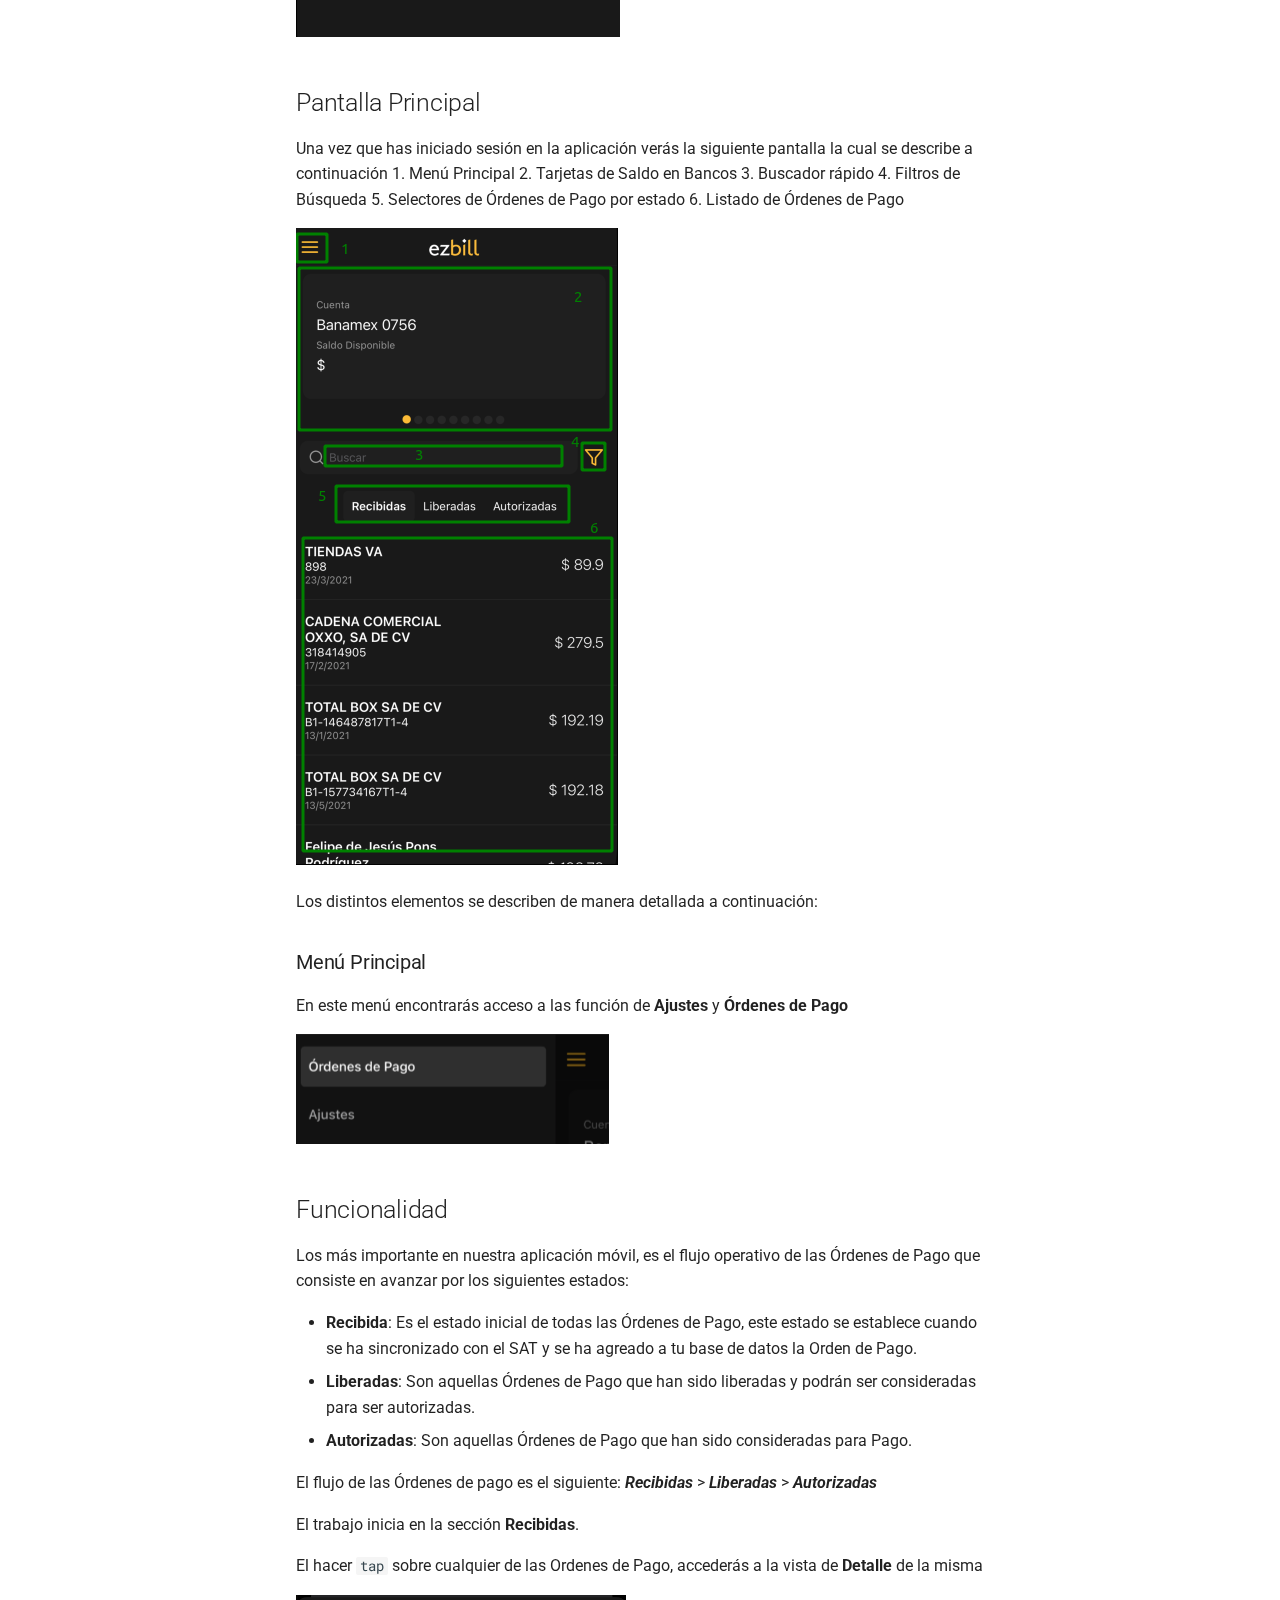
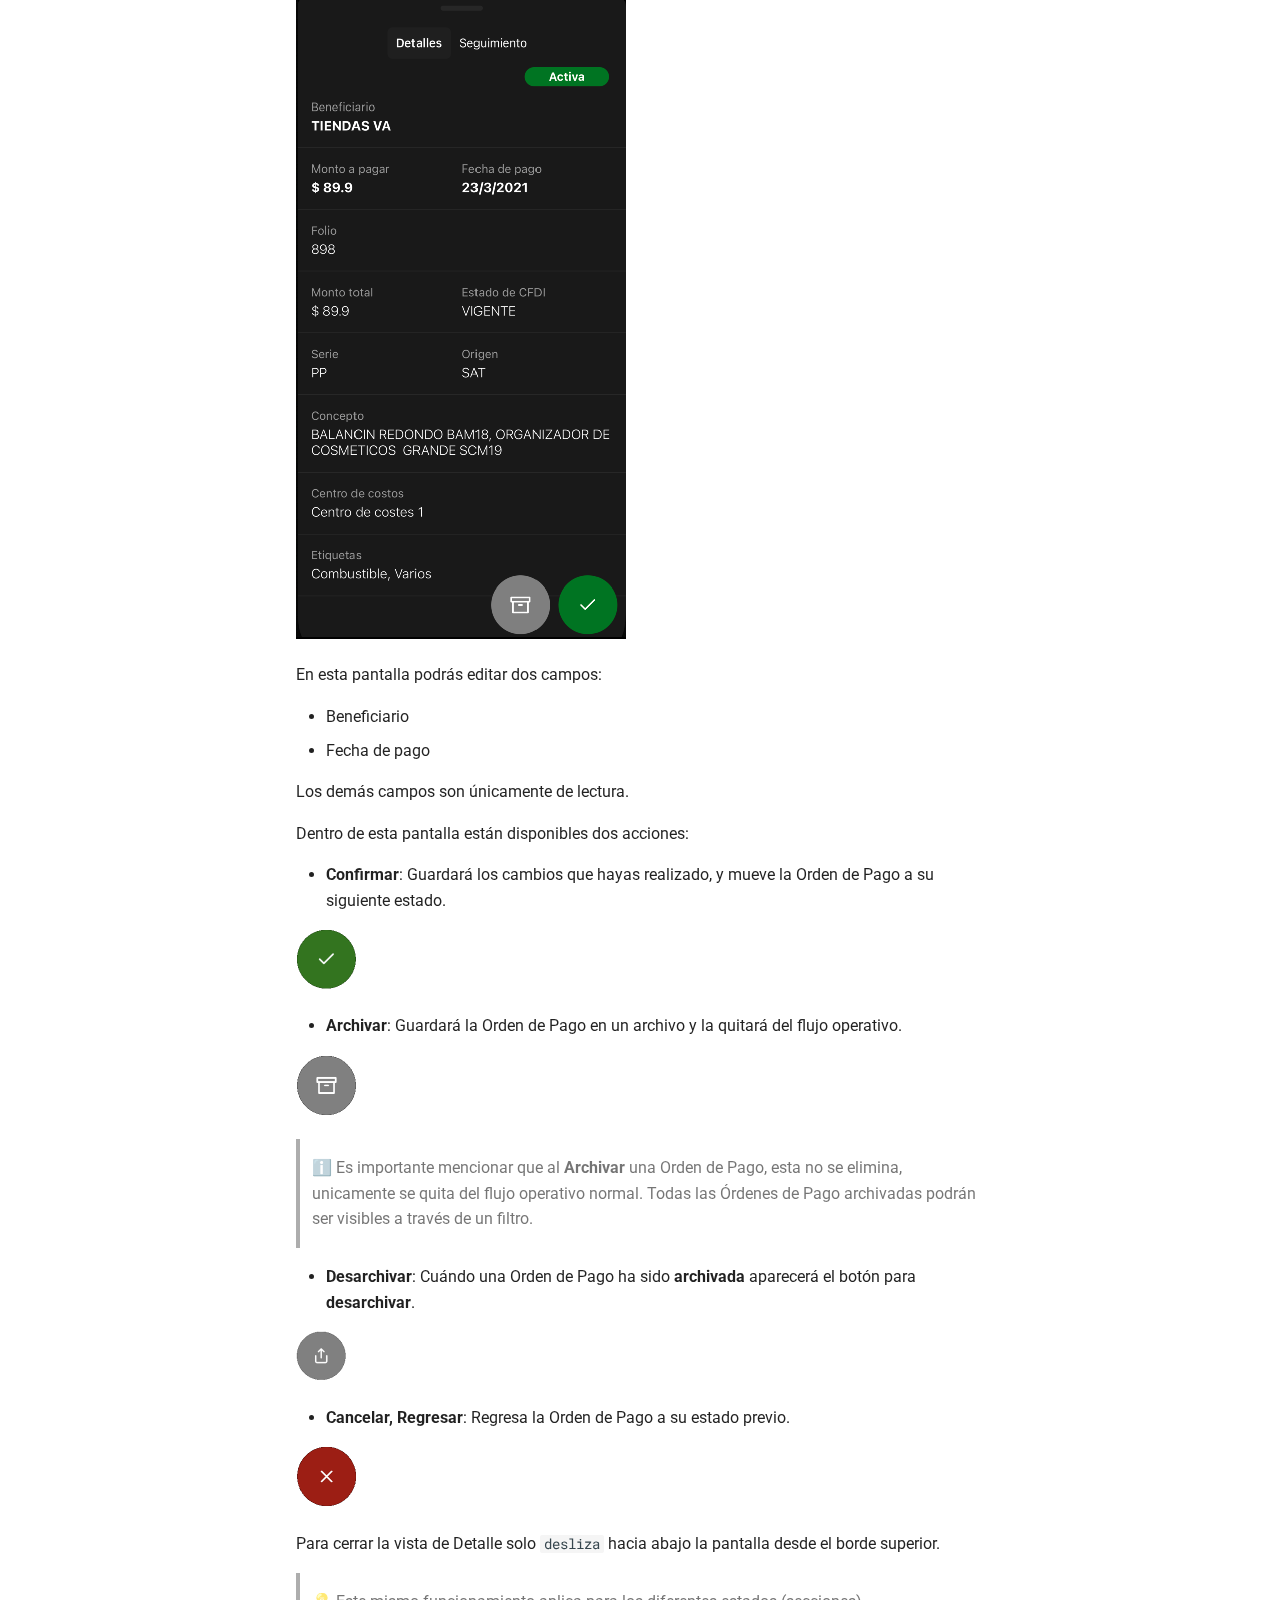
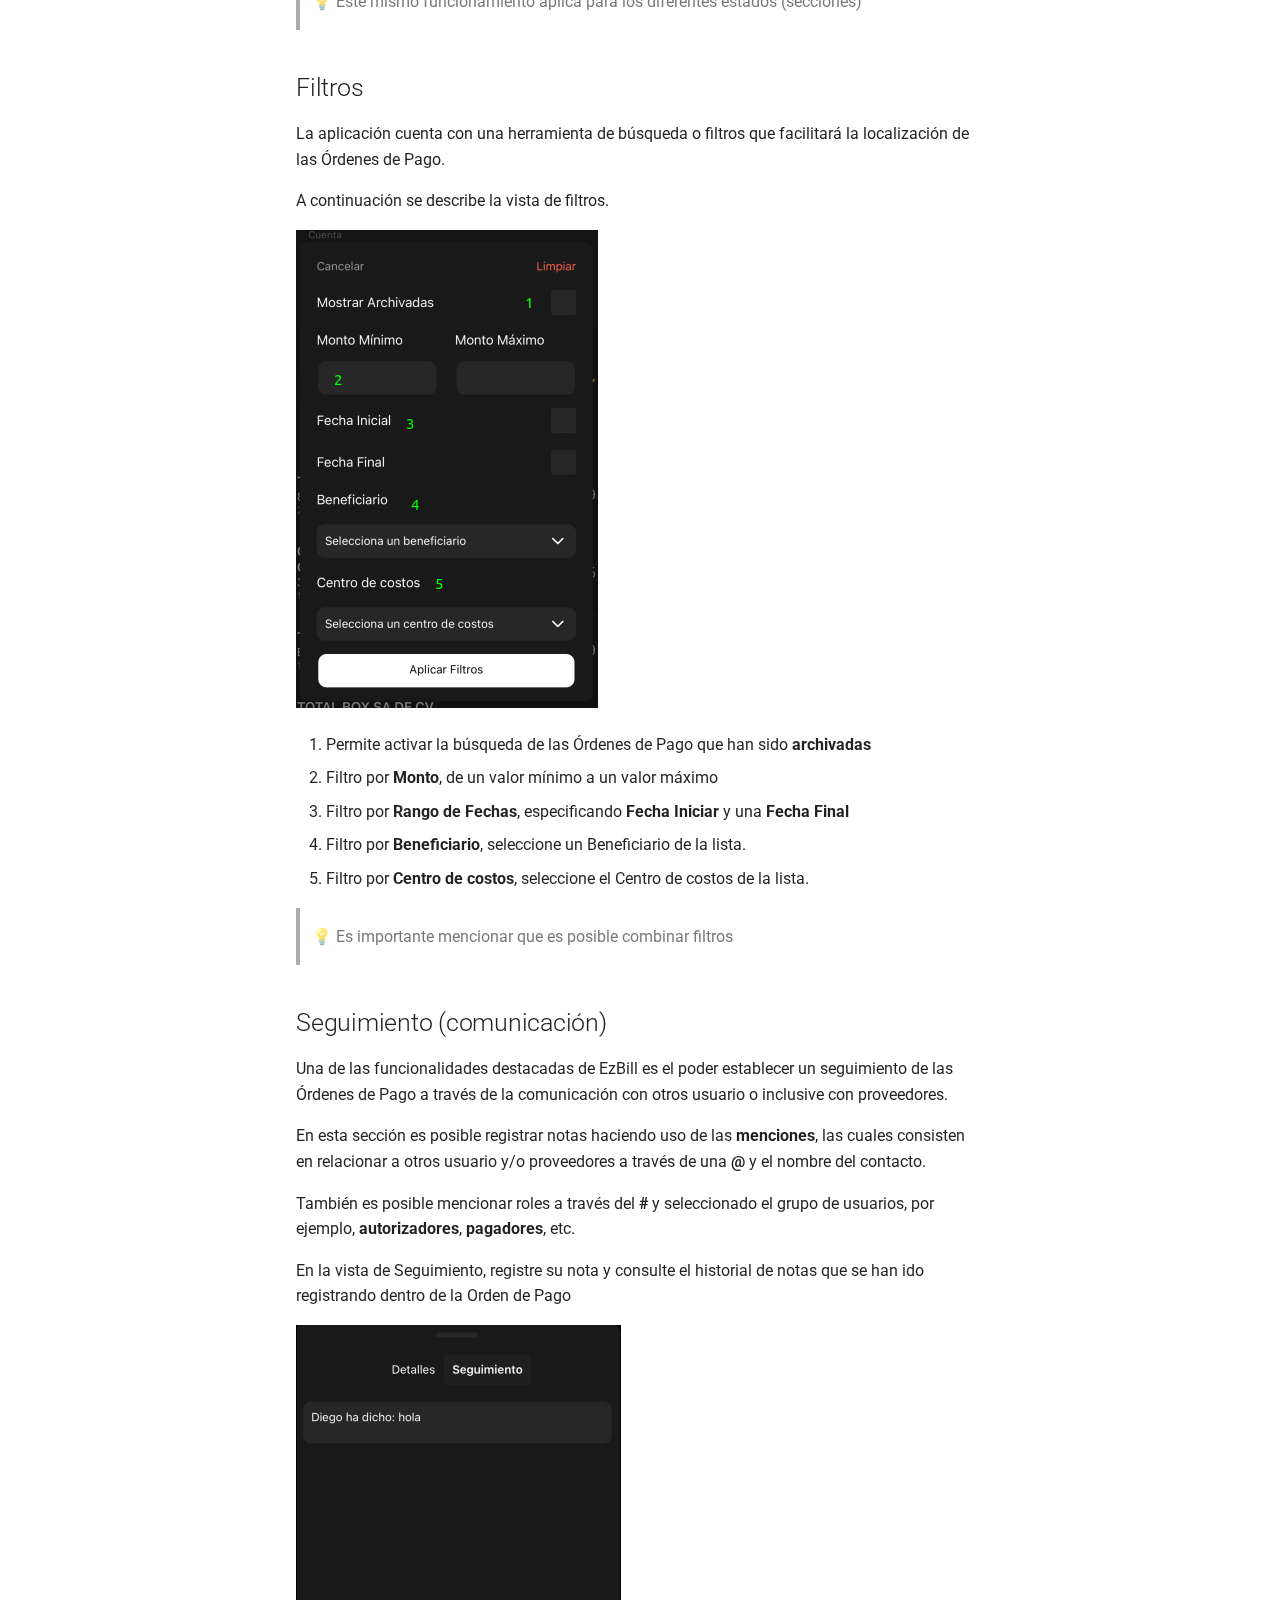
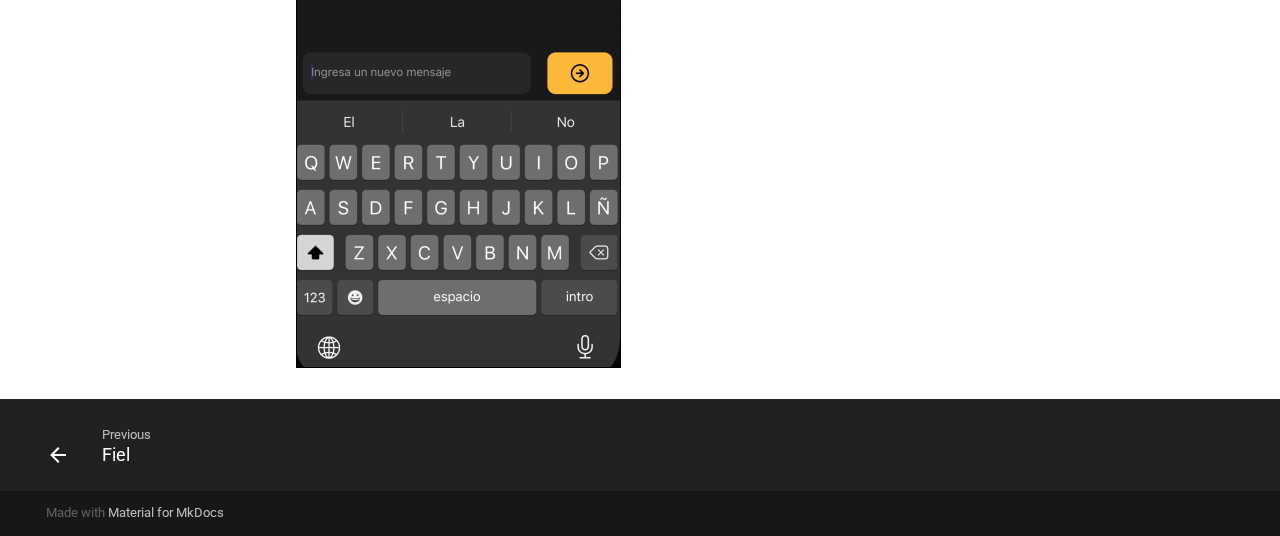
<file: mobile/index.html>
<!doctype html>
<html lang="en" class="no-js">
  <head>
    
      <meta charset="utf-8">
      <meta name="viewport" content="width=device-width,initial-scale=1">
      
      
      
      
        <link rel="canonical" href="https://example.com/mobile/">
      
      <link rel="icon" href="../assets/logo.svg">
      <meta name="generator" content="mkdocs-1.2.1, mkdocs-material-7.1.9">
    
    
      
        <title>EzBill - Inicio - EzBill App - Documentación</title>
      
    
    
      <link rel="stylesheet" href="../assets/stylesheets/main.ca7ac06f.min.css">
      
        
        <link rel="stylesheet" href="../assets/stylesheets/palette.f1a3b89f.min.css">
        
          
          
          <meta name="theme-color" content="#ffc105">
        
      
    
    
    
      
        
        <link rel="preconnect" href="https://fonts.gstatic.com" crossorigin>
        <link rel="stylesheet" href="https://fonts.googleapis.com/css?family=Roboto:300,400,400i,700%7CRoboto+Mono&display=fallback">
        <style>:root{--md-text-font-family:"Roboto";--md-code-font-family:"Roboto Mono"}</style>
      
    
    
    
      <link rel="stylesheet" href="../stylesheets/ezbill.css">
    
    
      


    
    
  </head>
  
  
    
    
    
    
    
    <body dir="ltr" data-md-color-scheme="" data-md-color-primary="amber" data-md-color-accent="amber">
  
    
    <script>function __prefix(e){return new URL("..",location).pathname+"."+e}function __get(e,t=localStorage){return JSON.parse(t.getItem(__prefix(e)))}</script>
    
    <input class="md-toggle" data-md-toggle="drawer" type="checkbox" id="__drawer" autocomplete="off">
    <input class="md-toggle" data-md-toggle="search" type="checkbox" id="__search" autocomplete="off">
    <label class="md-overlay" for="__drawer"></label>
    <div data-md-component="skip">
      
        
        <a href="#guia-rapida-de-usuario-de-la-version-movil" class="md-skip">
          Skip to content
        </a>
      
    </div>
    <div data-md-component="announce">
      
    </div>
    
      <header class="md-header" data-md-component="header">
  <nav class="md-header__inner md-grid" aria-label="Header">
    <a href=".." title="EzBill App - Documentación" class="md-header__button md-logo" aria-label="EzBill App - Documentación" data-md-component="logo">
      
  <img src="../assets/logo.svg" alt="logo">

    </a>
    <label class="md-header__button md-icon" for="__drawer">
      <svg xmlns="http://www.w3.org/2000/svg" viewBox="0 0 24 24"><path d="M3 6h18v2H3V6m0 5h18v2H3v-2m0 5h18v2H3v-2z"/></svg>
    </label>
    <div class="md-header__title" data-md-component="header-title">
      <div class="md-header__ellipsis">
        <div class="md-header__topic">
          <span class="md-ellipsis">
            EzBill App - Documentación
          </span>
        </div>
        <div class="md-header__topic" data-md-component="header-topic">
          <span class="md-ellipsis">
            
              EzBill - Inicio
            
          </span>
        </div>
      </div>
    </div>
    
    
    
      <label class="md-header__button md-icon" for="__search">
        <svg xmlns="http://www.w3.org/2000/svg" viewBox="0 0 24 24"><path d="M9.5 3A6.5 6.5 0 0 1 16 9.5c0 1.61-.59 3.09-1.56 4.23l.27.27h.79l5 5-1.5 1.5-5-5v-.79l-.27-.27A6.516 6.516 0 0 1 9.5 16 6.5 6.5 0 0 1 3 9.5 6.5 6.5 0 0 1 9.5 3m0 2C7 5 5 7 5 9.5S7 14 9.5 14 14 12 14 9.5 12 5 9.5 5z"/></svg>
      </label>
      
<div class="md-search" data-md-component="search" role="dialog">
  <label class="md-search__overlay" for="__search"></label>
  <div class="md-search__inner" role="search">
    <form class="md-search__form" name="search">
      <input type="text" class="md-search__input" name="query" aria-label="Search" placeholder="Search" autocapitalize="off" autocorrect="off" autocomplete="off" spellcheck="false" data-md-component="search-query" data-md-state="active" required>
      <label class="md-search__icon md-icon" for="__search">
        <svg xmlns="http://www.w3.org/2000/svg" viewBox="0 0 24 24"><path d="M9.5 3A6.5 6.5 0 0 1 16 9.5c0 1.61-.59 3.09-1.56 4.23l.27.27h.79l5 5-1.5 1.5-5-5v-.79l-.27-.27A6.516 6.516 0 0 1 9.5 16 6.5 6.5 0 0 1 3 9.5 6.5 6.5 0 0 1 9.5 3m0 2C7 5 5 7 5 9.5S7 14 9.5 14 14 12 14 9.5 12 5 9.5 5z"/></svg>
        <svg xmlns="http://www.w3.org/2000/svg" viewBox="0 0 24 24"><path d="M20 11v2H8l5.5 5.5-1.42 1.42L4.16 12l7.92-7.92L13.5 5.5 8 11h12z"/></svg>
      </label>
      <button type="reset" class="md-search__icon md-icon" aria-label="Clear" tabindex="-1">
        <svg xmlns="http://www.w3.org/2000/svg" viewBox="0 0 24 24"><path d="M19 6.41 17.59 5 12 10.59 6.41 5 5 6.41 10.59 12 5 17.59 6.41 19 12 13.41 17.59 19 19 17.59 13.41 12 19 6.41z"/></svg>
      </button>
    </form>
    <div class="md-search__output">
      <div class="md-search__scrollwrap" data-md-scrollfix>
        <div class="md-search-result" data-md-component="search-result">
          <div class="md-search-result__meta">
            Initializing search
          </div>
          <ol class="md-search-result__list"></ol>
        </div>
      </div>
    </div>
  </div>
</div>
    
    
  </nav>
</header>
    
    <div class="md-container" data-md-component="container">
      
      
        
      
      <main class="md-main" data-md-component="main">
        <div class="md-main__inner md-grid">
          
            
              
              <div class="md-sidebar md-sidebar--primary" data-md-component="sidebar" data-md-type="navigation" >
                <div class="md-sidebar__scrollwrap">
                  <div class="md-sidebar__inner">
                    


<nav class="md-nav md-nav--primary" aria-label="Navigation" data-md-level="0">
  <label class="md-nav__title" for="__drawer">
    <a href=".." title="EzBill App - Documentación" class="md-nav__button md-logo" aria-label="EzBill App - Documentación" data-md-component="logo">
      
  <img src="../assets/logo.svg" alt="logo">

    </a>
    EzBill App - Documentación
  </label>
  
  <ul class="md-nav__list" data-md-scrollfix>
    
      
      
      

  
  
  
    <li class="md-nav__item">
      <a href=".." class="md-nav__link">
        Inicio
      </a>
    </li>
  

    
      
      
      

  
  
  
    <li class="md-nav__item">
      <a href="../signup/" class="md-nav__link">
        Registro en EzBill
      </a>
    </li>
  

    
      
      
      

  
  
  
    <li class="md-nav__item">
      <a href="../signin/" class="md-nav__link">
        Inicio de Sesión
      </a>
    </li>
  

    
      
      
      

  
  
  
    <li class="md-nav__item">
      <a href="../components/" class="md-nav__link">
        Componentes
      </a>
    </li>
  

    
      
      
      

  
  
  
    <li class="md-nav__item">
      <a href="../payment_orders/" class="md-nav__link">
        Órdenes de Pago
      </a>
    </li>
  

    
      
      
      

  
  
  
    <li class="md-nav__item">
      <a href="../fiel/" class="md-nav__link">
        Fiel
      </a>
    </li>
  

    
      
      
      

  
  
    
  
  
    <li class="md-nav__item md-nav__item--active">
      
      <input class="md-nav__toggle md-toggle" data-md-toggle="toc" type="checkbox" id="__toc">
      
      
        
      
      
        <label class="md-nav__link md-nav__link--active" for="__toc">
          App Móvil
          <span class="md-nav__icon md-icon"></span>
        </label>
      
      <a href="./" class="md-nav__link md-nav__link--active">
        App Móvil
      </a>
      
        
<nav class="md-nav md-nav--secondary" aria-label="Table of contents">
  
  
  
    
  
  
    <label class="md-nav__title" for="__toc">
      <span class="md-nav__icon md-icon"></span>
      Table of contents
    </label>
    <ul class="md-nav__list" data-md-component="toc" data-md-scrollfix>
      
        <li class="md-nav__item">
  <a href="#inicio-de-la-app" class="md-nav__link">
    Inicio de la App
  </a>
  
</li>
      
        <li class="md-nav__item">
  <a href="#crear-una-cuenta" class="md-nav__link">
    Crear una cuenta
  </a>
  
</li>
      
        <li class="md-nav__item">
  <a href="#inicio-de-sesion" class="md-nav__link">
    Inicio de Sesión
  </a>
  
</li>
      
        <li class="md-nav__item">
  <a href="#pantalla-principal" class="md-nav__link">
    Pantalla Principal
  </a>
  
    <nav class="md-nav" aria-label="Pantalla Principal">
      <ul class="md-nav__list">
        
          <li class="md-nav__item">
  <a href="#menu-principal" class="md-nav__link">
    Menú Principal
  </a>
  
</li>
        
      </ul>
    </nav>
  
</li>
      
        <li class="md-nav__item">
  <a href="#funcionalidad" class="md-nav__link">
    Funcionalidad
  </a>
  
</li>
      
        <li class="md-nav__item">
  <a href="#filtros" class="md-nav__link">
    Filtros
  </a>
  
</li>
      
        <li class="md-nav__item">
  <a href="#seguimiento-comunicacion" class="md-nav__link">
    Seguimiento (comunicación)
  </a>
  
</li>
      
    </ul>
  
</nav>
      
    </li>
  

    
  </ul>
</nav>
                  </div>
                </div>
              </div>
            
            
              
              <div class="md-sidebar md-sidebar--secondary" data-md-component="sidebar" data-md-type="toc" >
                <div class="md-sidebar__scrollwrap">
                  <div class="md-sidebar__inner">
                    
<nav class="md-nav md-nav--secondary" aria-label="Table of contents">
  
  
  
    
  
  
    <label class="md-nav__title" for="__toc">
      <span class="md-nav__icon md-icon"></span>
      Table of contents
    </label>
    <ul class="md-nav__list" data-md-component="toc" data-md-scrollfix>
      
        <li class="md-nav__item">
  <a href="#inicio-de-la-app" class="md-nav__link">
    Inicio de la App
  </a>
  
</li>
      
        <li class="md-nav__item">
  <a href="#crear-una-cuenta" class="md-nav__link">
    Crear una cuenta
  </a>
  
</li>
      
        <li class="md-nav__item">
  <a href="#inicio-de-sesion" class="md-nav__link">
    Inicio de Sesión
  </a>
  
</li>
      
        <li class="md-nav__item">
  <a href="#pantalla-principal" class="md-nav__link">
    Pantalla Principal
  </a>
  
    <nav class="md-nav" aria-label="Pantalla Principal">
      <ul class="md-nav__list">
        
          <li class="md-nav__item">
  <a href="#menu-principal" class="md-nav__link">
    Menú Principal
  </a>
  
</li>
        
      </ul>
    </nav>
  
</li>
      
        <li class="md-nav__item">
  <a href="#funcionalidad" class="md-nav__link">
    Funcionalidad
  </a>
  
</li>
      
        <li class="md-nav__item">
  <a href="#filtros" class="md-nav__link">
    Filtros
  </a>
  
</li>
      
        <li class="md-nav__item">
  <a href="#seguimiento-comunicacion" class="md-nav__link">
    Seguimiento (comunicación)
  </a>
  
</li>
      
    </ul>
  
</nav>
                  </div>
                </div>
              </div>
            
          
          <div class="md-content" data-md-component="content">
            <article class="md-content__inner md-typeset">
              
                
                
                <h1 id="guia-rapida-de-usuario-de-la-version-movil">Guía rápida de usuario de la versión Móvil</h1>
<p>EzBill cuenta con una aplicación tanto para <code>android</code> como para <code>iOS</code> diseñada para usuarios con un perfil de usuario <code>Autorizador</code> a través de la cual podrá realizar las siguientes funcionalidades:</p>
<ul>
<li>
<p>Consulta de saldo en Bancos</p>
</li>
<li>
<p>Búsqueda de Órdenes de Pago</p>
</li>
<li>
<p>Cambios de estado de las Órdenes de Pago</p>
</li>
<li>
<p>De <code>Recibida</code> hacia <code>Liberada</code></p>
</li>
<li>De <code>Liberada</code> hacia <code>Autorizada</code></li>
</ul>
<blockquote>
<p>💡 Recuerda que también es posible regresar las órdenes al estado anterior.</p>
</blockquote>
<p>A continuación se describen las pantallas y sus funcionalidades.</p>
<h2 id="inicio-de-la-app">Inicio de la App</h2>
<p>Una vez que hayas descargado e instalado la aplicación en tu dispositivo móvil, al abrirla verás la siguiente pantalla, a través de la cual podrás <strong>Iniciar Sesión</strong> o <strong>Crear una cuenta</strong> si aún no tienes tu cuenta EzBill</p>
<p><img alt="image-20211028101030051" src="../assets/images/image-20211028101030051.png" /></p>
<h2 id="crear-una-cuenta">Crear una cuenta</h2>
<p>Si aún no tienes una cuenta en EzBill, puedes crear una de la siguiente manera. En la pantalla principal haz <code>Tap</code>en el botón <strong>Crear una cuenta</strong> e introduce los siguientes datos:</p>
<ul>
<li><strong>Nombre</strong>: De manera ideal introduce tu nombre completo, incluyendo apellidos.</li>
<li><strong>Correo</strong>: Dirección de correo válida, que servirá como tu nombre de usuario.</li>
<li><strong>Contraseña</strong> y <strong>Confirmar Contraseña</strong>: Escribe en ambos campos la frase que usarás como contraseña para tu cuenta. Deberás asegurarte de escribir la misma frase en ambos campos.</li>
</ul>
<p><img alt="image-20211028102233089" src="../assets/images/image-20211028102233089.png" /></p>
<blockquote>
<p>💡 EzBill enviará a la dirección de correo electrónico que registres en este formulario, el correo de validación de tu cuenta. Asegúrate de que utilices una cuenta existente y a la que tengas acceso.</p>
</blockquote>
<h2 id="inicio-de-sesion">Inicio de Sesión</h2>
<p>Para iniciar sesión haz <code>Tap</code> en el botón <code>Inicia Sesión</code> e introduce tus datos de usuario, <strong>Correo</strong> y <strong>Contraseña</strong> y por último haz <code>Tap</code> en el botón <strong>Iniciar Sesión</strong></p>
<p><img alt="image-20211028101228143" src="../assets/images/image-20211028101228143.png" /></p>
<h2 id="pantalla-principal">Pantalla Principal</h2>
<p>Una vez que has iniciado sesión en la aplicación verás la siguiente pantalla la cual se describe a continuación
1. Menú Principal
2. Tarjetas de Saldo en Bancos
3. Buscador rápido
4. Filtros de Búsqueda
5. Selectores de Órdenes de Pago por estado
6. Listado de Órdenes de Pago</p>
<p><img alt="image-20211028103354605" src="../assets/images/image-20211028103354605.png" /></p>
<p>Los distintos elementos se describen de manera detallada a continuación:</p>
<h3 id="menu-principal">Menú Principal</h3>
<p>En este menú encontrarás acceso a las función de <strong>Ajustes</strong> y <strong>Órdenes de Pago</strong></p>
<p><img alt="image-20211103191913639" src="../assets/images/image-20211103191913639.png" /></p>
<h2 id="funcionalidad">Funcionalidad</h2>
<p>Los más importante en nuestra aplicación móvil, es el flujo operativo de las Órdenes de Pago que consiste en avanzar por los siguientes estados:</p>
<ul>
<li><strong>Recibida</strong>: Es el estado inicial de todas las Órdenes de Pago, este estado se establece cuando se ha sincronizado con el SAT y se ha agreado a tu base de datos la Orden de Pago.</li>
<li><strong>Liberadas</strong>: Son aquellas Órdenes de Pago que han sido liberadas y podrán ser consideradas para ser autorizadas.</li>
<li><strong>Autorizadas</strong>: Son aquellas Órdenes de Pago que han sido consideradas para Pago.</li>
</ul>
<p>El flujo de las Órdenes de pago es el siguiente: <strong><em>Recibidas</em></strong> &gt; <strong><em>Liberadas</em></strong> &gt; <strong><em>Autorizadas</em></strong></p>
<p>El trabajo inicia en la sección <strong>Recibidas</strong>.</p>
<p>El hacer <code>tap</code> sobre cualquier de las Ordenes de Pago, accederás a la vista de <strong>Detalle</strong> de la misma</p>
<p><img alt="image-20211103194632595" src="../assets/images/image-20211103194632595.png" /></p>
<p>En esta pantalla podrás editar dos campos:</p>
<ul>
<li>Beneficiario</li>
<li>Fecha de pago</li>
</ul>
<p>Los demás campos son únicamente de lectura.</p>
<p>Dentro de esta pantalla están disponibles dos acciones:</p>
<ul>
<li><strong>Confirmar</strong>: Guardará los cambios que hayas realizado, y mueve la Orden de Pago a su siguiente estado.</li>
</ul>
<p><img alt="MicrosoftTeams-image (4)" src="../assets/images/MicrosoftTeams-image%20%284%29.png" /></p>
<ul>
<li><strong>Archivar</strong>: Guardará la Orden de Pago en un archivo y la quitará del flujo operativo. </li>
</ul>
<p><img alt="MicrosoftTeams-image (3)" src="../assets/images/MicrosoftTeams-image%20%283%29.png" /></p>
<blockquote>
<p>ℹ️ Es importante mencionar que al <strong>Archivar</strong> una Orden de Pago, esta no se elimina, unicamente se quita del flujo operativo normal.
Todas las Órdenes de Pago archivadas podrán ser visibles a través de un filtro.</p>
</blockquote>
<ul>
<li><strong>Desarchivar</strong>: Cuándo una Orden de Pago ha sido <strong>archivada</strong> aparecerá el botón para <strong>desarchivar</strong>.</li>
</ul>
<p><img alt="MicrosoftTeams-image (5)" src="../assets/images/MicrosoftTeams-image%20%285%29.png" /></p>
<ul>
<li><strong>Cancelar, Regresar</strong>: Regresa la Orden de Pago a su estado previo.</li>
</ul>
<p><img alt="MicrosoftTeams-image (2)" src="../assets/images/MicrosoftTeams-image%20%282%29.png" /></p>
<p>Para cerrar la vista de Detalle solo <code>desliza</code> hacia abajo la pantalla desde el borde superior.</p>
<blockquote>
<p>💡 Este mismo funcionamiento aplica para los diferentes estados (secciones)</p>
</blockquote>
<h2 id="filtros">Filtros</h2>
<p>La aplicación cuenta con una herramienta de búsqueda o filtros que facilitará la localización de las Órdenes de Pago.</p>
<p>A continuación se describe la vista de filtros.</p>
<p><img alt="image-20211103203522494" src="../assets/images/image-20211103203522494.png" /></p>
<ol>
<li>Permite activar la búsqueda de las Órdenes de Pago que han sido <strong>archivadas</strong></li>
<li>Filtro por <strong>Monto</strong>, de un valor mínimo a un valor máximo</li>
<li>Filtro por <strong>Rango de Fechas</strong>, especificando <strong>Fecha Iniciar</strong> y una <strong>Fecha Final</strong></li>
<li>Filtro por <strong>Beneficiario</strong>, seleccione un Beneficiario de la lista.</li>
<li>Filtro por <strong>Centro de costos</strong>, seleccione el Centro de costos de la lista.</li>
</ol>
<blockquote>
<p>💡 Es importante mencionar que es posible combinar filtros</p>
</blockquote>
<h2 id="seguimiento-comunicacion">Seguimiento (comunicación)</h2>
<p>Una de las funcionalidades destacadas de EzBill es el poder establecer un seguimiento de las Órdenes de Pago a través de la comunicación con otros usuario o inclusive con proveedores.</p>
<p>En esta sección es posible registrar notas haciendo uso de las <strong>menciones</strong>, las cuales consisten en relacionar a otros usuario y/o proveedores a través de una <strong>@</strong> y el nombre del contacto.</p>
<p>También es posible mencionar roles a través del <strong>#</strong> y seleccionado el grupo de usuarios, por ejemplo, <strong>autorizadores</strong>, <strong>pagadores</strong>, etc.</p>
<p>En la vista de Seguimiento, registre su nota y consulte el historial de notas que se han ido registrando dentro de la Orden de Pago</p>
<p><img alt="image-20211103204517218" src="../assets/images/image-20211103204517218.png" /></p>
                
                  
                
              
              
                


              
            </article>
          </div>
        </div>
        
      </main>
      
        
<footer class="md-footer">
  
    <nav class="md-footer__inner md-grid" aria-label="Footer">
      
        
        <a href="../fiel/" class="md-footer__link md-footer__link--prev" aria-label="Previous: Fiel" rel="prev">
          <div class="md-footer__button md-icon">
            <svg xmlns="http://www.w3.org/2000/svg" viewBox="0 0 24 24"><path d="M20 11v2H8l5.5 5.5-1.42 1.42L4.16 12l7.92-7.92L13.5 5.5 8 11h12z"/></svg>
          </div>
          <div class="md-footer__title">
            <div class="md-ellipsis">
              <span class="md-footer__direction">
                Previous
              </span>
              Fiel
            </div>
          </div>
        </a>
      
      
    </nav>
  
  <div class="md-footer-meta md-typeset">
    <div class="md-footer-meta__inner md-grid">
      <div class="md-footer-copyright">
        
        Made with
        <a href="https://squidfunk.github.io/mkdocs-material/" target="_blank" rel="noopener">
          Material for MkDocs
        </a>
        
      </div>
      
    </div>
  </div>
</footer>
      
    </div>
    <div class="md-dialog" data-md-component="dialog">
      <div class="md-dialog__inner md-typeset"></div>
    </div>
    <script id="__config" type="application/json">{"base": "..", "features": [], "translations": {"clipboard.copy": "Copy to clipboard", "clipboard.copied": "Copied to clipboard", "search.config.lang": "en", "search.config.pipeline": "trimmer, stopWordFilter", "search.config.separator": "[\\s\\-]+", "search.placeholder": "Search", "search.result.placeholder": "Type to start searching", "search.result.none": "No matching documents", "search.result.one": "1 matching document", "search.result.other": "# matching documents", "search.result.more.one": "1 more on this page", "search.result.more.other": "# more on this page", "search.result.term.missing": "Missing", "select.version.title": "Select version"}, "search": "../assets/javascripts/workers/search.477d984a.min.js", "version": null}</script>
    
    
      <script src="../assets/javascripts/bundle.82b56eb2.min.js"></script>
      
    
  </body>
</html>
</file>
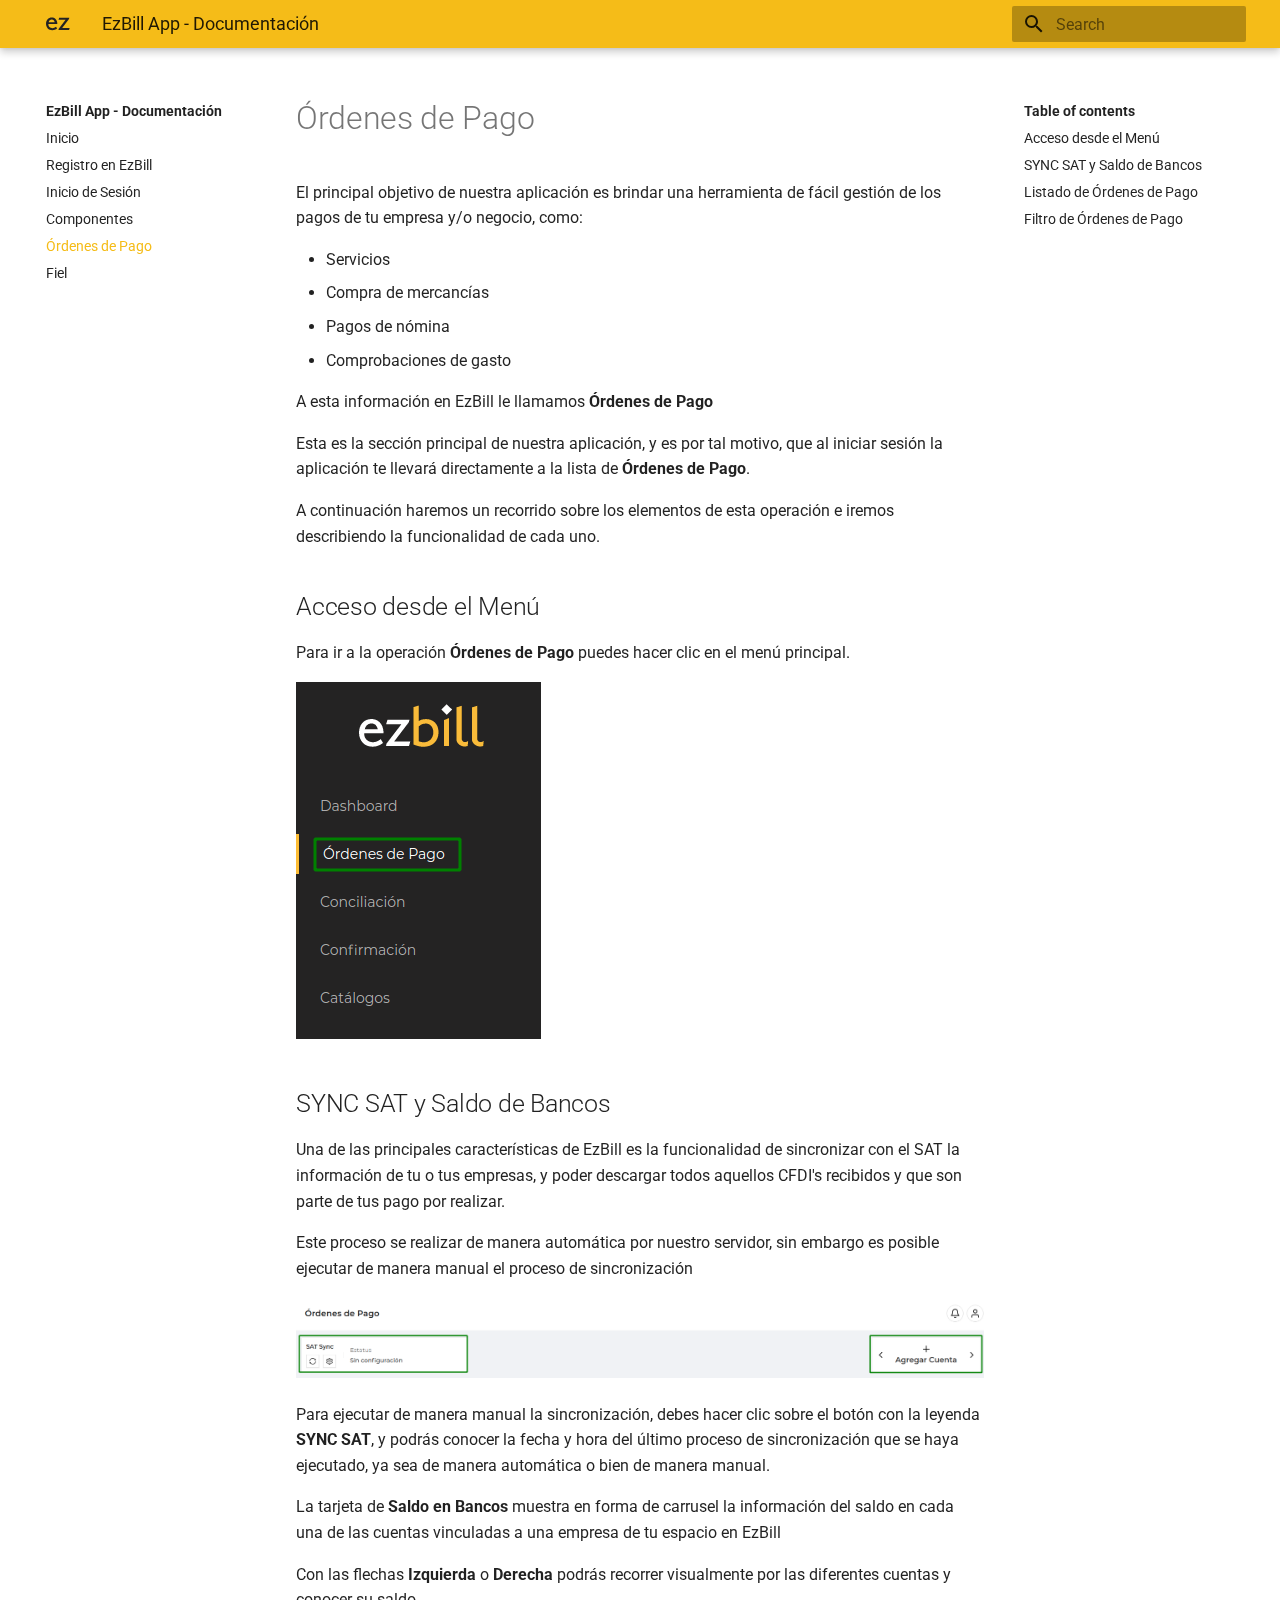
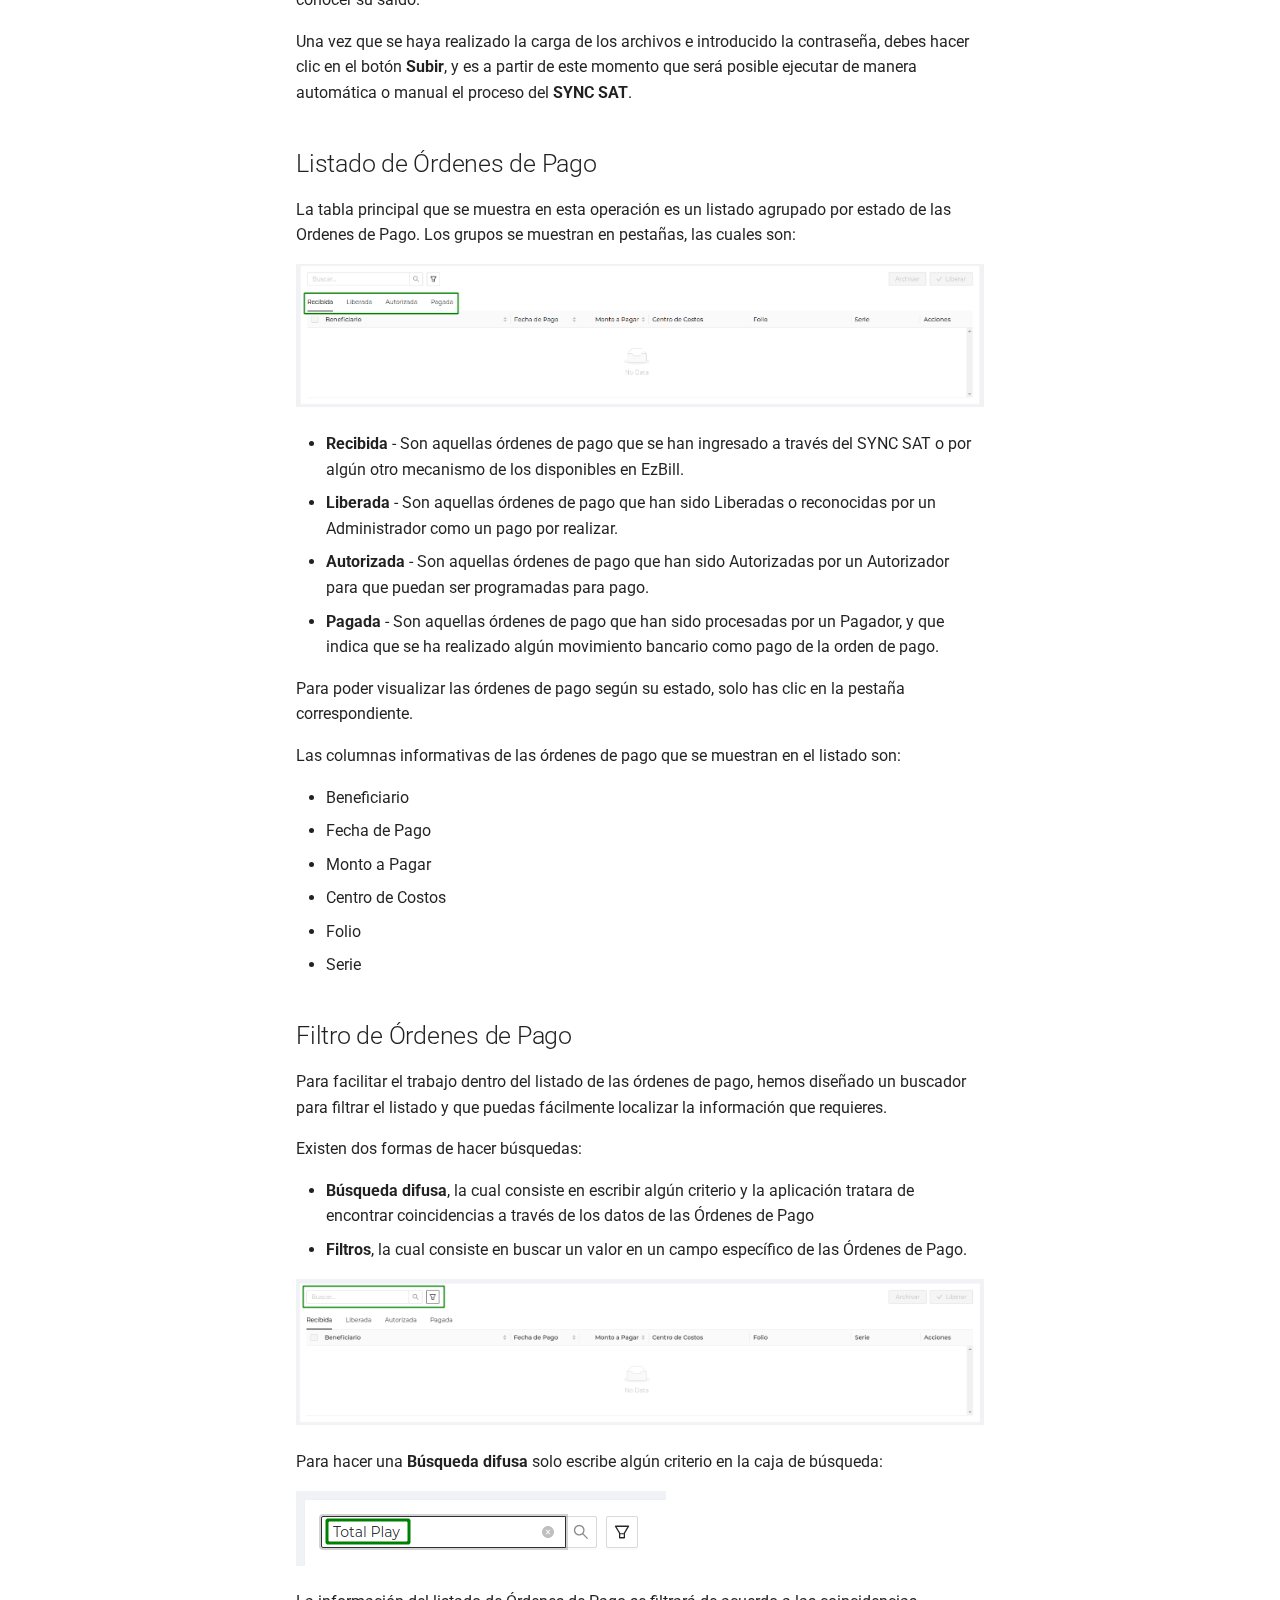
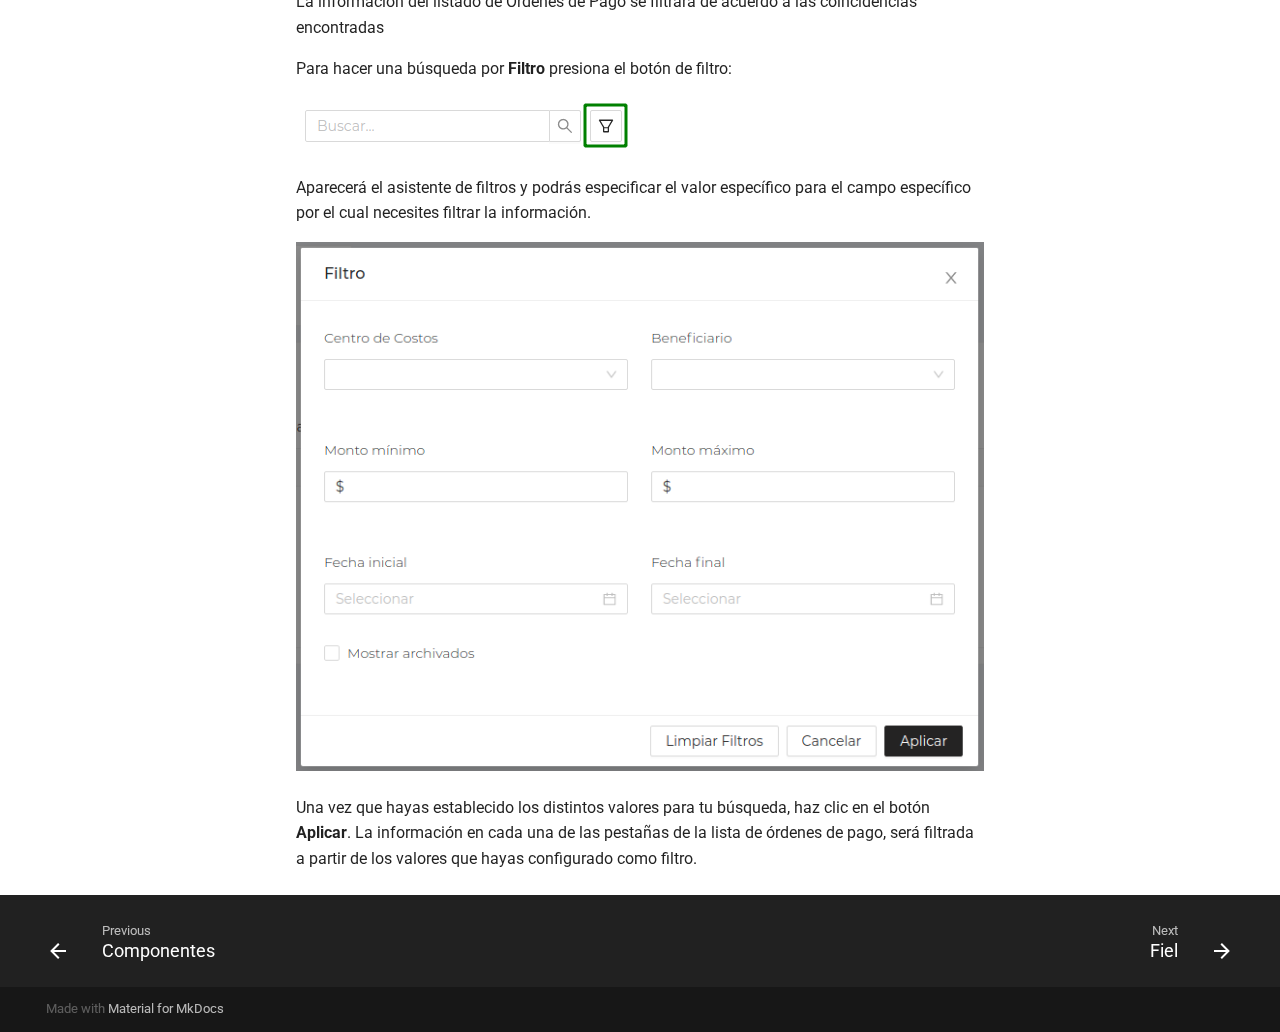
<file: payment_orders/index.html>
<!doctype html>
<html lang="en" class="no-js">
  <head>
    
      <meta charset="utf-8">
      <meta name="viewport" content="width=device-width,initial-scale=1">
      
      
      
      
        <link rel="canonical" href="https://example.com/payment_orders/">
      
      <link rel="icon" href="../assets/logo.svg">
      <meta name="generator" content="mkdocs-1.2.1, mkdocs-material-7.1.9">
    
    
      
        <title>Órdenes de Pago - EzBill App - Documentación</title>
      
    
    
      <link rel="stylesheet" href="../assets/stylesheets/main.ca7ac06f.min.css">
      
        
        <link rel="stylesheet" href="../assets/stylesheets/palette.f1a3b89f.min.css">
        
          
          
          <meta name="theme-color" content="#ffc105">
        
      
    
    
    
      
        
        <link rel="preconnect" href="https://fonts.gstatic.com" crossorigin>
        <link rel="stylesheet" href="https://fonts.googleapis.com/css?family=Roboto:300,400,400i,700%7CRoboto+Mono&display=fallback">
        <style>:root{--md-text-font-family:"Roboto";--md-code-font-family:"Roboto Mono"}</style>
      
    
    
    
      <link rel="stylesheet" href="../stylesheets/ezbill.css">
    
    
      


    
    
  </head>
  
  
    
    
    
    
    
    <body dir="ltr" data-md-color-scheme="" data-md-color-primary="amber" data-md-color-accent="amber">
  
    
    <script>function __prefix(e){return new URL("..",location).pathname+"."+e}function __get(e,t=localStorage){return JSON.parse(t.getItem(__prefix(e)))}</script>
    
    <input class="md-toggle" data-md-toggle="drawer" type="checkbox" id="__drawer" autocomplete="off">
    <input class="md-toggle" data-md-toggle="search" type="checkbox" id="__search" autocomplete="off">
    <label class="md-overlay" for="__drawer"></label>
    <div data-md-component="skip">
      
        
        <a href="#ordenes-de-pago" class="md-skip">
          Skip to content
        </a>
      
    </div>
    <div data-md-component="announce">
      
    </div>
    
      <header class="md-header" data-md-component="header">
  <nav class="md-header__inner md-grid" aria-label="Header">
    <a href=".." title="EzBill App - Documentación" class="md-header__button md-logo" aria-label="EzBill App - Documentación" data-md-component="logo">
      
  <img src="../assets/logo.svg" alt="logo">

    </a>
    <label class="md-header__button md-icon" for="__drawer">
      <svg xmlns="http://www.w3.org/2000/svg" viewBox="0 0 24 24"><path d="M3 6h18v2H3V6m0 5h18v2H3v-2m0 5h18v2H3v-2z"/></svg>
    </label>
    <div class="md-header__title" data-md-component="header-title">
      <div class="md-header__ellipsis">
        <div class="md-header__topic">
          <span class="md-ellipsis">
            EzBill App - Documentación
          </span>
        </div>
        <div class="md-header__topic" data-md-component="header-topic">
          <span class="md-ellipsis">
            
              Órdenes de Pago
            
          </span>
        </div>
      </div>
    </div>
    
    
    
      <label class="md-header__button md-icon" for="__search">
        <svg xmlns="http://www.w3.org/2000/svg" viewBox="0 0 24 24"><path d="M9.5 3A6.5 6.5 0 0 1 16 9.5c0 1.61-.59 3.09-1.56 4.23l.27.27h.79l5 5-1.5 1.5-5-5v-.79l-.27-.27A6.516 6.516 0 0 1 9.5 16 6.5 6.5 0 0 1 3 9.5 6.5 6.5 0 0 1 9.5 3m0 2C7 5 5 7 5 9.5S7 14 9.5 14 14 12 14 9.5 12 5 9.5 5z"/></svg>
      </label>
      
<div class="md-search" data-md-component="search" role="dialog">
  <label class="md-search__overlay" for="__search"></label>
  <div class="md-search__inner" role="search">
    <form class="md-search__form" name="search">
      <input type="text" class="md-search__input" name="query" aria-label="Search" placeholder="Search" autocapitalize="off" autocorrect="off" autocomplete="off" spellcheck="false" data-md-component="search-query" data-md-state="active" required>
      <label class="md-search__icon md-icon" for="__search">
        <svg xmlns="http://www.w3.org/2000/svg" viewBox="0 0 24 24"><path d="M9.5 3A6.5 6.5 0 0 1 16 9.5c0 1.61-.59 3.09-1.56 4.23l.27.27h.79l5 5-1.5 1.5-5-5v-.79l-.27-.27A6.516 6.516 0 0 1 9.5 16 6.5 6.5 0 0 1 3 9.5 6.5 6.5 0 0 1 9.5 3m0 2C7 5 5 7 5 9.5S7 14 9.5 14 14 12 14 9.5 12 5 9.5 5z"/></svg>
        <svg xmlns="http://www.w3.org/2000/svg" viewBox="0 0 24 24"><path d="M20 11v2H8l5.5 5.5-1.42 1.42L4.16 12l7.92-7.92L13.5 5.5 8 11h12z"/></svg>
      </label>
      <button type="reset" class="md-search__icon md-icon" aria-label="Clear" tabindex="-1">
        <svg xmlns="http://www.w3.org/2000/svg" viewBox="0 0 24 24"><path d="M19 6.41 17.59 5 12 10.59 6.41 5 5 6.41 10.59 12 5 17.59 6.41 19 12 13.41 17.59 19 19 17.59 13.41 12 19 6.41z"/></svg>
      </button>
    </form>
    <div class="md-search__output">
      <div class="md-search__scrollwrap" data-md-scrollfix>
        <div class="md-search-result" data-md-component="search-result">
          <div class="md-search-result__meta">
            Initializing search
          </div>
          <ol class="md-search-result__list"></ol>
        </div>
      </div>
    </div>
  </div>
</div>
    
    
  </nav>
</header>
    
    <div class="md-container" data-md-component="container">
      
      
        
      
      <main class="md-main" data-md-component="main">
        <div class="md-main__inner md-grid">
          
            
              
              <div class="md-sidebar md-sidebar--primary" data-md-component="sidebar" data-md-type="navigation" >
                <div class="md-sidebar__scrollwrap">
                  <div class="md-sidebar__inner">
                    


<nav class="md-nav md-nav--primary" aria-label="Navigation" data-md-level="0">
  <label class="md-nav__title" for="__drawer">
    <a href=".." title="EzBill App - Documentación" class="md-nav__button md-logo" aria-label="EzBill App - Documentación" data-md-component="logo">
      
  <img src="../assets/logo.svg" alt="logo">

    </a>
    EzBill App - Documentación
  </label>
  
  <ul class="md-nav__list" data-md-scrollfix>
    
      
      
      

  
  
  
    <li class="md-nav__item">
      <a href=".." class="md-nav__link">
        Inicio
      </a>
    </li>
  

    
      
      
      

  
  
  
    <li class="md-nav__item">
      <a href="../signup/" class="md-nav__link">
        Registro en EzBill
      </a>
    </li>
  

    
      
      
      

  
  
  
    <li class="md-nav__item">
      <a href="../signin/" class="md-nav__link">
        Inicio de Sesión
      </a>
    </li>
  

    
      
      
      

  
  
  
    <li class="md-nav__item">
      <a href="../components/" class="md-nav__link">
        Componentes
      </a>
    </li>
  

    
      
      
      

  
  
    
  
  
    <li class="md-nav__item md-nav__item--active">
      
      <input class="md-nav__toggle md-toggle" data-md-toggle="toc" type="checkbox" id="__toc">
      
      
        
      
      
        <label class="md-nav__link md-nav__link--active" for="__toc">
          Órdenes de Pago
          <span class="md-nav__icon md-icon"></span>
        </label>
      
      <a href="./" class="md-nav__link md-nav__link--active">
        Órdenes de Pago
      </a>
      
        
<nav class="md-nav md-nav--secondary" aria-label="Table of contents">
  
  
  
    
  
  
    <label class="md-nav__title" for="__toc">
      <span class="md-nav__icon md-icon"></span>
      Table of contents
    </label>
    <ul class="md-nav__list" data-md-component="toc" data-md-scrollfix>
      
        <li class="md-nav__item">
  <a href="#acceso-desde-el-menu" class="md-nav__link">
    Acceso desde el Menú
  </a>
  
</li>
      
        <li class="md-nav__item">
  <a href="#sync-sat-y-saldo-de-bancos" class="md-nav__link">
    SYNC SAT y Saldo de Bancos
  </a>
  
</li>
      
        <li class="md-nav__item">
  <a href="#listado-de-ordenes-de-pago" class="md-nav__link">
    Listado de Órdenes de Pago
  </a>
  
</li>
      
        <li class="md-nav__item">
  <a href="#filtro-de-ordenes-de-pago" class="md-nav__link">
    Filtro de Órdenes de Pago
  </a>
  
</li>
      
    </ul>
  
</nav>
      
    </li>
  

    
      
      
      

  
  
  
    <li class="md-nav__item">
      <a href="../fiel/" class="md-nav__link">
        Fiel
      </a>
    </li>
  

    
  </ul>
</nav>
                  </div>
                </div>
              </div>
            
            
              
              <div class="md-sidebar md-sidebar--secondary" data-md-component="sidebar" data-md-type="toc" >
                <div class="md-sidebar__scrollwrap">
                  <div class="md-sidebar__inner">
                    
<nav class="md-nav md-nav--secondary" aria-label="Table of contents">
  
  
  
    
  
  
    <label class="md-nav__title" for="__toc">
      <span class="md-nav__icon md-icon"></span>
      Table of contents
    </label>
    <ul class="md-nav__list" data-md-component="toc" data-md-scrollfix>
      
        <li class="md-nav__item">
  <a href="#acceso-desde-el-menu" class="md-nav__link">
    Acceso desde el Menú
  </a>
  
</li>
      
        <li class="md-nav__item">
  <a href="#sync-sat-y-saldo-de-bancos" class="md-nav__link">
    SYNC SAT y Saldo de Bancos
  </a>
  
</li>
      
        <li class="md-nav__item">
  <a href="#listado-de-ordenes-de-pago" class="md-nav__link">
    Listado de Órdenes de Pago
  </a>
  
</li>
      
        <li class="md-nav__item">
  <a href="#filtro-de-ordenes-de-pago" class="md-nav__link">
    Filtro de Órdenes de Pago
  </a>
  
</li>
      
    </ul>
  
</nav>
                  </div>
                </div>
              </div>
            
          
          <div class="md-content" data-md-component="content">
            <article class="md-content__inner md-typeset">
              
                
                
                <h1 id="ordenes-de-pago">Órdenes de Pago</h1>
<p>El principal objetivo de nuestra aplicación es brindar una herramienta de fácil gestión de los pagos de tu empresa y/o negocio, como:</p>
<ul>
<li>Servicios</li>
<li>Compra de mercancías</li>
<li>Pagos de nómina</li>
<li>Comprobaciones de gasto</li>
</ul>
<p>A esta información en EzBill le llamamos <strong>Órdenes de Pago</strong></p>
<p>Esta es la sección principal de nuestra aplicación, y es por tal motivo, que al iniciar sesión la aplicación te llevará directamente  a la lista de <strong>Órdenes de Pago</strong>.</p>
<p>A continuación haremos un recorrido sobre los elementos de esta operación e iremos describiendo la funcionalidad de cada uno.</p>
<h2 id="acceso-desde-el-menu">Acceso desde el Menú</h2>
<p>Para ir a la operación <strong>Órdenes de Pago</strong> puedes hacer clic en el menú principal.</p>
<p><img alt="image-20211020203714606" src="../assets/images/image-20211020203714606.png" /></p>
<h2 id="sync-sat-y-saldo-de-bancos">SYNC SAT y Saldo de Bancos</h2>
<p>Una de las principales características de EzBill es la funcionalidad de sincronizar con el SAT la información de tu o tus empresas, y poder descargar todos aquellos CFDI's recibidos y que son parte de tus pago por realizar.</p>
<p>Este proceso se realizar de manera automática por nuestro servidor, sin embargo es posible ejecutar de manera manual el proceso de sincronización</p>
<p><img alt="image-20211020203823066" src="../assets/images/image-20211020203823066.png" /></p>
<p>Para ejecutar de manera manual la sincronización, debes hacer clic sobre el botón con la leyenda <strong>SYNC SAT</strong>, y podrás conocer la fecha y hora del último proceso de sincronización que se haya ejecutado, ya sea de manera automática o bien de manera manual.</p>
<p>La tarjeta de <strong>Saldo en Bancos</strong> muestra en forma de carrusel la información del saldo en cada una de las cuentas vinculadas a una empresa de tu espacio en EzBill</p>
<p>Con las flechas <strong>Izquierda</strong> o <strong>Derecha</strong> podrás recorrer visualmente por las diferentes cuentas y conocer su saldo.</p>
<p>Una vez que se haya realizado la carga de los archivos e introducido la contraseña, debes hacer clic en el botón <strong>Subir</strong>,  y es a partir de este momento que será posible ejecutar de manera automática o manual el proceso del <strong>SYNC SAT</strong>.</p>
<h2 id="listado-de-ordenes-de-pago">Listado de Órdenes de Pago</h2>
<p>La tabla principal que se muestra en esta operación es un listado agrupado por estado de las Ordenes de Pago. Los grupos se muestran en pestañas, las cuales son:</p>
<p><img alt="image-20211020204035662" src="../assets/images/image-20211020204035662.png" /></p>
<ul>
<li><strong>Recibida</strong> - Son aquellas órdenes de pago que se han ingresado a través del SYNC SAT o por algún otro mecanismo de los disponibles en EzBill.</li>
<li><strong>Liberada</strong> - Son aquellas órdenes de pago que han sido Liberadas o reconocidas por un Administrador como un pago por realizar.</li>
<li><strong>Autorizada</strong> - Son aquellas órdenes de pago que han sido Autorizadas por un Autorizador para que puedan ser programadas para pago.</li>
<li><strong>Pagada</strong> - Son aquellas órdenes de pago que han sido procesadas por un Pagador, y que indica que se ha realizado algún movimiento bancario como pago de la orden de pago.</li>
</ul>
<p>Para poder visualizar las órdenes de pago según su estado, solo has clic en la pestaña correspondiente.</p>
<p>Las columnas informativas de las órdenes de pago que se muestran en el listado son:</p>
<ul>
<li>Beneficiario</li>
<li>Fecha de Pago</li>
<li>Monto a Pagar</li>
<li>Centro de Costos</li>
<li>Folio</li>
<li>Serie</li>
</ul>
<h2 id="filtro-de-ordenes-de-pago">Filtro de Órdenes de Pago</h2>
<p>Para facilitar el trabajo dentro del listado de las órdenes de pago, hemos diseñado un buscador para filtrar el listado y que puedas fácilmente localizar la información que requieres.</p>
<p>Existen dos formas de hacer búsquedas: </p>
<ul>
<li><strong>Búsqueda difusa</strong>, la cual consiste en escribir algún criterio y la aplicación tratara de encontrar coincidencias a través de los datos de las Órdenes de Pago</li>
<li><strong>Filtros</strong>, la cual consiste en buscar un valor en un campo específico de las Órdenes de Pago.</li>
</ul>
<p><img alt="image-20211020204202437" src="../assets/images/image-20211020204202437.png" /></p>
<p>Para hacer una <strong>Búsqueda difusa</strong> solo escribe algún criterio en la caja de búsqueda:</p>
<p><img alt="image-20211020204553585" src="../assets/images/image-20211020204553585.png" /></p>
<p>La información del listado de Órdenes de Pago se filtrará de acuerdo a las coincidencias encontradas</p>
<p>Para hacer una búsqueda por <strong>Filtro</strong> presiona el botón de filtro:</p>
<p><img alt="image-20211020204729413" src="../assets/images/image-20211020204729413.png" /></p>
<p>Aparecerá el asistente de filtros y podrás especificar el valor específico para el campo específico por el cual necesites filtrar la información.</p>
<p><img alt="image-20211020204857365" src="../assets/images/image-20211020204857365.png" /></p>
<p>Una vez que hayas establecido los distintos valores para tu búsqueda, haz clic en el botón <strong>Aplicar</strong>. La información en cada una de las pestañas de la lista de órdenes de pago, será filtrada a partir de los valores que hayas configurado como filtro.</p>
                
                  
                
              
              
                


              
            </article>
          </div>
        </div>
        
      </main>
      
        
<footer class="md-footer">
  
    <nav class="md-footer__inner md-grid" aria-label="Footer">
      
        
        <a href="../components/" class="md-footer__link md-footer__link--prev" aria-label="Previous: Componentes" rel="prev">
          <div class="md-footer__button md-icon">
            <svg xmlns="http://www.w3.org/2000/svg" viewBox="0 0 24 24"><path d="M20 11v2H8l5.5 5.5-1.42 1.42L4.16 12l7.92-7.92L13.5 5.5 8 11h12z"/></svg>
          </div>
          <div class="md-footer__title">
            <div class="md-ellipsis">
              <span class="md-footer__direction">
                Previous
              </span>
              Componentes
            </div>
          </div>
        </a>
      
      
        
        <a href="../fiel/" class="md-footer__link md-footer__link--next" aria-label="Next: Fiel" rel="next">
          <div class="md-footer__title">
            <div class="md-ellipsis">
              <span class="md-footer__direction">
                Next
              </span>
              Fiel
            </div>
          </div>
          <div class="md-footer__button md-icon">
            <svg xmlns="http://www.w3.org/2000/svg" viewBox="0 0 24 24"><path d="M4 11v2h12l-5.5 5.5 1.42 1.42L19.84 12l-7.92-7.92L10.5 5.5 16 11H4z"/></svg>
          </div>
        </a>
      
    </nav>
  
  <div class="md-footer-meta md-typeset">
    <div class="md-footer-meta__inner md-grid">
      <div class="md-footer-copyright">
        
        Made with
        <a href="https://squidfunk.github.io/mkdocs-material/" target="_blank" rel="noopener">
          Material for MkDocs
        </a>
        
      </div>
      
    </div>
  </div>
</footer>
      
    </div>
    <div class="md-dialog" data-md-component="dialog">
      <div class="md-dialog__inner md-typeset"></div>
    </div>
    <script id="__config" type="application/json">{"base": "..", "features": [], "translations": {"clipboard.copy": "Copy to clipboard", "clipboard.copied": "Copied to clipboard", "search.config.lang": "en", "search.config.pipeline": "trimmer, stopWordFilter", "search.config.separator": "[\\s\\-]+", "search.placeholder": "Search", "search.result.placeholder": "Type to start searching", "search.result.none": "No matching documents", "search.result.one": "1 matching document", "search.result.other": "# matching documents", "search.result.more.one": "1 more on this page", "search.result.more.other": "# more on this page", "search.result.term.missing": "Missing", "select.version.title": "Select version"}, "search": "../assets/javascripts/workers/search.477d984a.min.js", "version": null}</script>
    
    
      <script src="../assets/javascripts/bundle.82b56eb2.min.js"></script>
      
    
  </body>
</html>
</file>
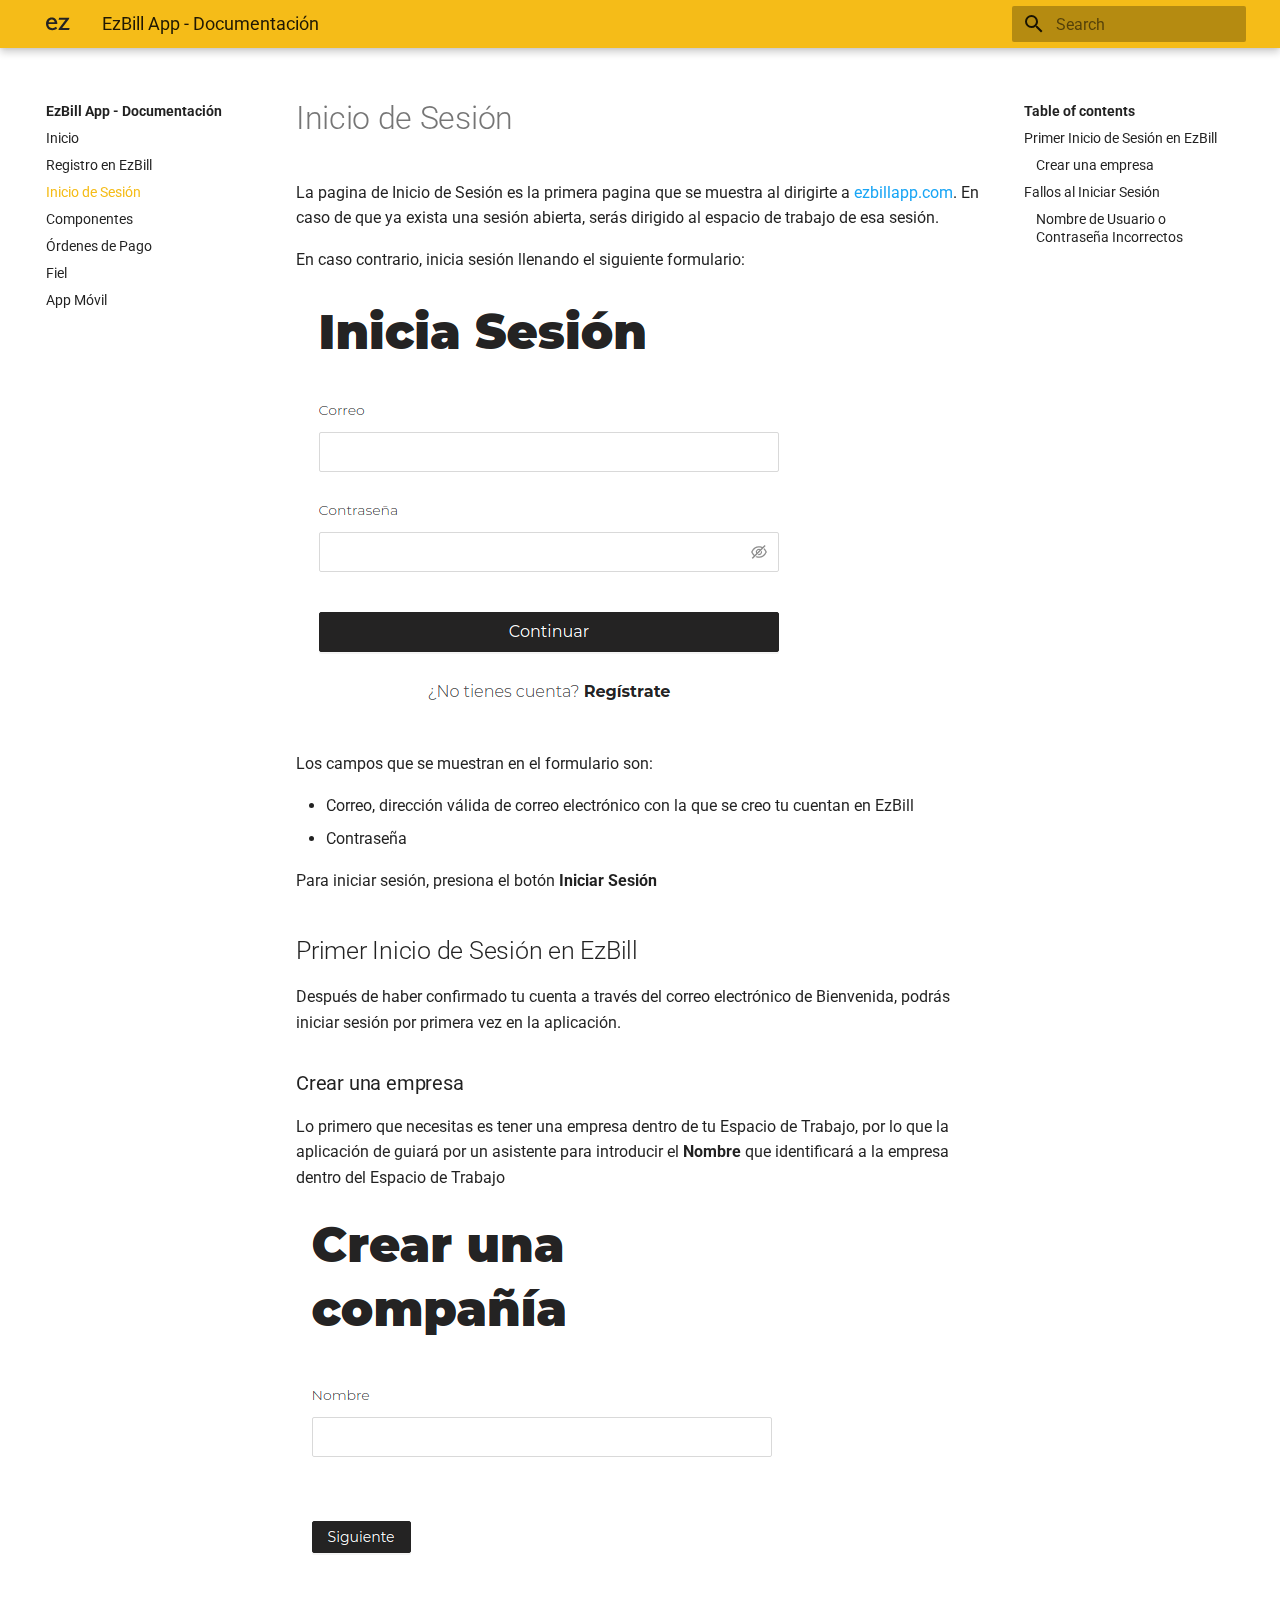
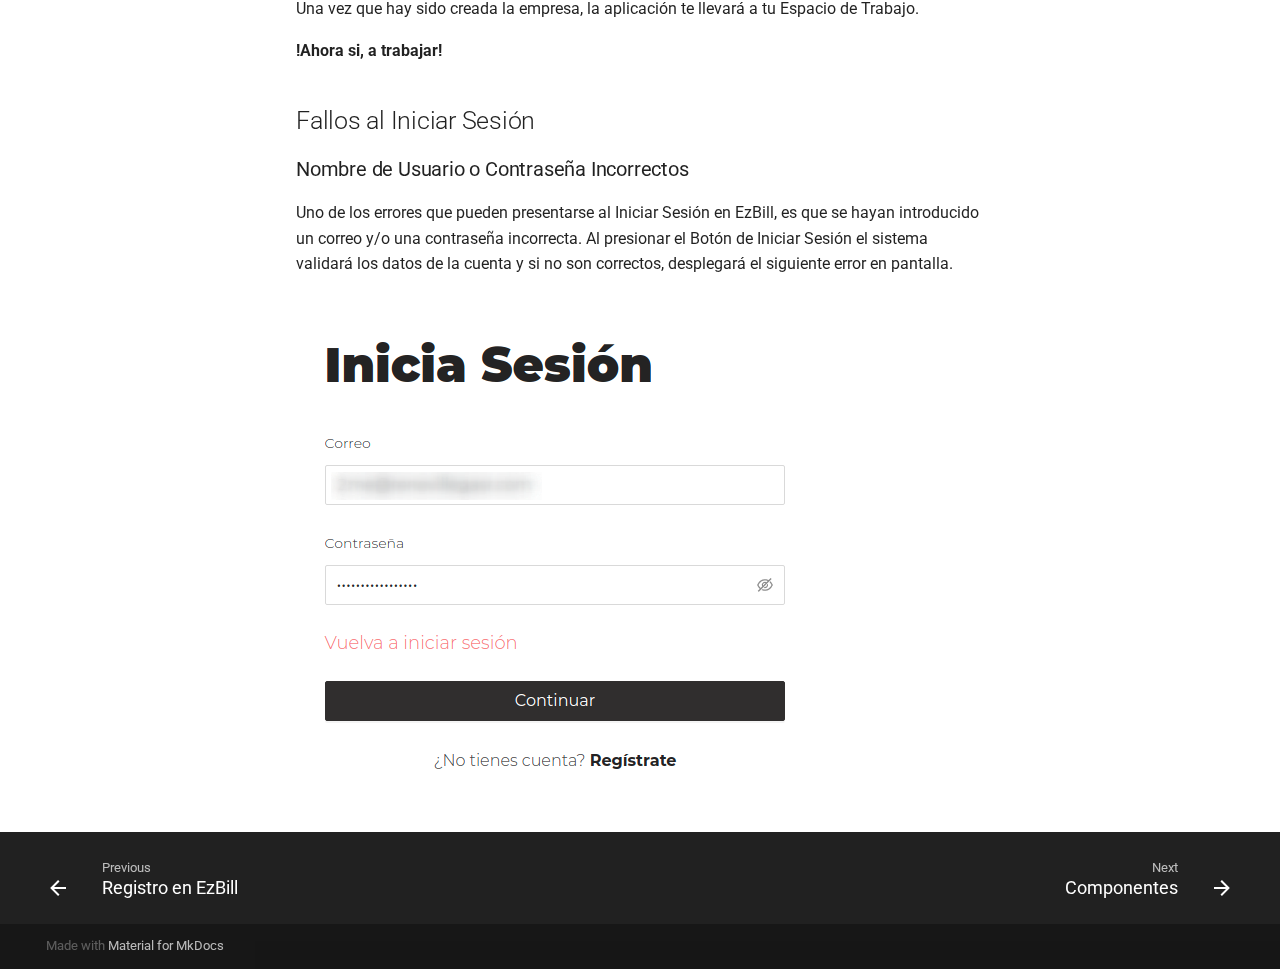
<file: signin/index.html>
<!doctype html>
<html lang="en" class="no-js">
  <head>
    
      <meta charset="utf-8">
      <meta name="viewport" content="width=device-width,initial-scale=1">
      
      
      
      
        <link rel="canonical" href="https://example.com/signin/">
      
      <link rel="icon" href="../assets/logo.svg">
      <meta name="generator" content="mkdocs-1.2.1, mkdocs-material-7.1.9">
    
    
      
        <title>Inicio de Sesión - EzBill App - Documentación</title>
      
    
    
      <link rel="stylesheet" href="../assets/stylesheets/main.ca7ac06f.min.css">
      
        
        <link rel="stylesheet" href="../assets/stylesheets/palette.f1a3b89f.min.css">
        
          
          
          <meta name="theme-color" content="#ffc105">
        
      
    
    
    
      
        
        <link rel="preconnect" href="https://fonts.gstatic.com" crossorigin>
        <link rel="stylesheet" href="https://fonts.googleapis.com/css?family=Roboto:300,400,400i,700%7CRoboto+Mono&display=fallback">
        <style>:root{--md-text-font-family:"Roboto";--md-code-font-family:"Roboto Mono"}</style>
      
    
    
    
      <link rel="stylesheet" href="../stylesheets/ezbill.css">
    
    
      


    
    
  </head>
  
  
    
    
    
    
    
    <body dir="ltr" data-md-color-scheme="" data-md-color-primary="amber" data-md-color-accent="amber">
  
    
    <script>function __prefix(e){return new URL("..",location).pathname+"."+e}function __get(e,t=localStorage){return JSON.parse(t.getItem(__prefix(e)))}</script>
    
    <input class="md-toggle" data-md-toggle="drawer" type="checkbox" id="__drawer" autocomplete="off">
    <input class="md-toggle" data-md-toggle="search" type="checkbox" id="__search" autocomplete="off">
    <label class="md-overlay" for="__drawer"></label>
    <div data-md-component="skip">
      
        
        <a href="#inicio-de-sesion" class="md-skip">
          Skip to content
        </a>
      
    </div>
    <div data-md-component="announce">
      
    </div>
    
      <header class="md-header" data-md-component="header">
  <nav class="md-header__inner md-grid" aria-label="Header">
    <a href=".." title="EzBill App - Documentación" class="md-header__button md-logo" aria-label="EzBill App - Documentación" data-md-component="logo">
      
  <img src="../assets/logo.svg" alt="logo">

    </a>
    <label class="md-header__button md-icon" for="__drawer">
      <svg xmlns="http://www.w3.org/2000/svg" viewBox="0 0 24 24"><path d="M3 6h18v2H3V6m0 5h18v2H3v-2m0 5h18v2H3v-2z"/></svg>
    </label>
    <div class="md-header__title" data-md-component="header-title">
      <div class="md-header__ellipsis">
        <div class="md-header__topic">
          <span class="md-ellipsis">
            EzBill App - Documentación
          </span>
        </div>
        <div class="md-header__topic" data-md-component="header-topic">
          <span class="md-ellipsis">
            
              Inicio de Sesión
            
          </span>
        </div>
      </div>
    </div>
    
    
    
      <label class="md-header__button md-icon" for="__search">
        <svg xmlns="http://www.w3.org/2000/svg" viewBox="0 0 24 24"><path d="M9.5 3A6.5 6.5 0 0 1 16 9.5c0 1.61-.59 3.09-1.56 4.23l.27.27h.79l5 5-1.5 1.5-5-5v-.79l-.27-.27A6.516 6.516 0 0 1 9.5 16 6.5 6.5 0 0 1 3 9.5 6.5 6.5 0 0 1 9.5 3m0 2C7 5 5 7 5 9.5S7 14 9.5 14 14 12 14 9.5 12 5 9.5 5z"/></svg>
      </label>
      
<div class="md-search" data-md-component="search" role="dialog">
  <label class="md-search__overlay" for="__search"></label>
  <div class="md-search__inner" role="search">
    <form class="md-search__form" name="search">
      <input type="text" class="md-search__input" name="query" aria-label="Search" placeholder="Search" autocapitalize="off" autocorrect="off" autocomplete="off" spellcheck="false" data-md-component="search-query" data-md-state="active" required>
      <label class="md-search__icon md-icon" for="__search">
        <svg xmlns="http://www.w3.org/2000/svg" viewBox="0 0 24 24"><path d="M9.5 3A6.5 6.5 0 0 1 16 9.5c0 1.61-.59 3.09-1.56 4.23l.27.27h.79l5 5-1.5 1.5-5-5v-.79l-.27-.27A6.516 6.516 0 0 1 9.5 16 6.5 6.5 0 0 1 3 9.5 6.5 6.5 0 0 1 9.5 3m0 2C7 5 5 7 5 9.5S7 14 9.5 14 14 12 14 9.5 12 5 9.5 5z"/></svg>
        <svg xmlns="http://www.w3.org/2000/svg" viewBox="0 0 24 24"><path d="M20 11v2H8l5.5 5.5-1.42 1.42L4.16 12l7.92-7.92L13.5 5.5 8 11h12z"/></svg>
      </label>
      <button type="reset" class="md-search__icon md-icon" aria-label="Clear" tabindex="-1">
        <svg xmlns="http://www.w3.org/2000/svg" viewBox="0 0 24 24"><path d="M19 6.41 17.59 5 12 10.59 6.41 5 5 6.41 10.59 12 5 17.59 6.41 19 12 13.41 17.59 19 19 17.59 13.41 12 19 6.41z"/></svg>
      </button>
    </form>
    <div class="md-search__output">
      <div class="md-search__scrollwrap" data-md-scrollfix>
        <div class="md-search-result" data-md-component="search-result">
          <div class="md-search-result__meta">
            Initializing search
          </div>
          <ol class="md-search-result__list"></ol>
        </div>
      </div>
    </div>
  </div>
</div>
    
    
  </nav>
</header>
    
    <div class="md-container" data-md-component="container">
      
      
        
      
      <main class="md-main" data-md-component="main">
        <div class="md-main__inner md-grid">
          
            
              
              <div class="md-sidebar md-sidebar--primary" data-md-component="sidebar" data-md-type="navigation" >
                <div class="md-sidebar__scrollwrap">
                  <div class="md-sidebar__inner">
                    


<nav class="md-nav md-nav--primary" aria-label="Navigation" data-md-level="0">
  <label class="md-nav__title" for="__drawer">
    <a href=".." title="EzBill App - Documentación" class="md-nav__button md-logo" aria-label="EzBill App - Documentación" data-md-component="logo">
      
  <img src="../assets/logo.svg" alt="logo">

    </a>
    EzBill App - Documentación
  </label>
  
  <ul class="md-nav__list" data-md-scrollfix>
    
      
      
      

  
  
  
    <li class="md-nav__item">
      <a href=".." class="md-nav__link">
        Inicio
      </a>
    </li>
  

    
      
      
      

  
  
  
    <li class="md-nav__item">
      <a href="../signup/" class="md-nav__link">
        Registro en EzBill
      </a>
    </li>
  

    
      
      
      

  
  
    
  
  
    <li class="md-nav__item md-nav__item--active">
      
      <input class="md-nav__toggle md-toggle" data-md-toggle="toc" type="checkbox" id="__toc">
      
      
        
      
      
        <label class="md-nav__link md-nav__link--active" for="__toc">
          Inicio de Sesión
          <span class="md-nav__icon md-icon"></span>
        </label>
      
      <a href="./" class="md-nav__link md-nav__link--active">
        Inicio de Sesión
      </a>
      
        
<nav class="md-nav md-nav--secondary" aria-label="Table of contents">
  
  
  
    
  
  
    <label class="md-nav__title" for="__toc">
      <span class="md-nav__icon md-icon"></span>
      Table of contents
    </label>
    <ul class="md-nav__list" data-md-component="toc" data-md-scrollfix>
      
        <li class="md-nav__item">
  <a href="#primer-inicio-de-sesion-en-ezbill" class="md-nav__link">
    Primer Inicio de Sesión en EzBill
  </a>
  
    <nav class="md-nav" aria-label="Primer Inicio de Sesión en EzBill">
      <ul class="md-nav__list">
        
          <li class="md-nav__item">
  <a href="#crear-una-empresa" class="md-nav__link">
    Crear una empresa
  </a>
  
</li>
        
      </ul>
    </nav>
  
</li>
      
        <li class="md-nav__item">
  <a href="#fallos-al-iniciar-sesion" class="md-nav__link">
    Fallos al Iniciar Sesión
  </a>
  
    <nav class="md-nav" aria-label="Fallos al Iniciar Sesión">
      <ul class="md-nav__list">
        
          <li class="md-nav__item">
  <a href="#nombre-de-usuario-o-contrasena-incorrectos" class="md-nav__link">
    Nombre de Usuario o Contraseña Incorrectos
  </a>
  
</li>
        
      </ul>
    </nav>
  
</li>
      
    </ul>
  
</nav>
      
    </li>
  

    
      
      
      

  
  
  
    <li class="md-nav__item">
      <a href="../components/" class="md-nav__link">
        Componentes
      </a>
    </li>
  

    
      
      
      

  
  
  
    <li class="md-nav__item">
      <a href="../payment_orders/" class="md-nav__link">
        Órdenes de Pago
      </a>
    </li>
  

    
      
      
      

  
  
  
    <li class="md-nav__item">
      <a href="../fiel/" class="md-nav__link">
        Fiel
      </a>
    </li>
  

    
      
      
      

  
  
  
    <li class="md-nav__item">
      <a href="../mobile/" class="md-nav__link">
        App Móvil
      </a>
    </li>
  

    
  </ul>
</nav>
                  </div>
                </div>
              </div>
            
            
              
              <div class="md-sidebar md-sidebar--secondary" data-md-component="sidebar" data-md-type="toc" >
                <div class="md-sidebar__scrollwrap">
                  <div class="md-sidebar__inner">
                    
<nav class="md-nav md-nav--secondary" aria-label="Table of contents">
  
  
  
    
  
  
    <label class="md-nav__title" for="__toc">
      <span class="md-nav__icon md-icon"></span>
      Table of contents
    </label>
    <ul class="md-nav__list" data-md-component="toc" data-md-scrollfix>
      
        <li class="md-nav__item">
  <a href="#primer-inicio-de-sesion-en-ezbill" class="md-nav__link">
    Primer Inicio de Sesión en EzBill
  </a>
  
    <nav class="md-nav" aria-label="Primer Inicio de Sesión en EzBill">
      <ul class="md-nav__list">
        
          <li class="md-nav__item">
  <a href="#crear-una-empresa" class="md-nav__link">
    Crear una empresa
  </a>
  
</li>
        
      </ul>
    </nav>
  
</li>
      
        <li class="md-nav__item">
  <a href="#fallos-al-iniciar-sesion" class="md-nav__link">
    Fallos al Iniciar Sesión
  </a>
  
    <nav class="md-nav" aria-label="Fallos al Iniciar Sesión">
      <ul class="md-nav__list">
        
          <li class="md-nav__item">
  <a href="#nombre-de-usuario-o-contrasena-incorrectos" class="md-nav__link">
    Nombre de Usuario o Contraseña Incorrectos
  </a>
  
</li>
        
      </ul>
    </nav>
  
</li>
      
    </ul>
  
</nav>
                  </div>
                </div>
              </div>
            
          
          <div class="md-content" data-md-component="content">
            <article class="md-content__inner md-typeset">
              
                
                
                <h1 id="inicio-de-sesion">Inicio de Sesión</h1>
<p>La pagina de Inicio de Sesión es la primera pagina que se muestra al dirigirte a <a href="https://www.ezbillapp.com">ezbillapp.com</a>. En caso de que ya exista una sesión abierta, serás dirigido al espacio de trabajo de esa sesión.</p>
<p>En caso contrario, inicia sesión llenando el siguiente formulario:</p>
<p><img alt="image-20211020192046269" src="../assets/images/image-20211020192046269.png" /></p>
<p>Los campos que se muestran en el formulario son:</p>
<ul>
<li>Correo, dirección válida de correo electrónico con la que se creo tu cuentan en EzBill</li>
<li>Contraseña</li>
</ul>
<p>Para iniciar sesión, presiona el botón <strong>Iniciar Sesión</strong></p>
<h2 id="primer-inicio-de-sesion-en-ezbill">Primer Inicio de Sesión en EzBill</h2>
<p>Después de haber confirmado tu cuenta a través del correo electrónico de Bienvenida, podrás iniciar sesión por primera vez en la aplicación.</p>
<h3 id="crear-una-empresa">Crear una empresa</h3>
<p>Lo primero que necesitas es tener una empresa dentro de tu Espacio de Trabajo, por lo que la aplicación de guiará por un asistente para introducir el <strong>Nombre</strong> que identificará a la empresa dentro del Espacio de Trabajo</p>
<p><img alt="image-20211020192825442" src="../assets/images/image-20211020192825442.png" /></p>
<p>Una vez que hay sido creada la empresa, la aplicación te llevará a tu Espacio de Trabajo.</p>
<p><strong>!Ahora si, a trabajar!</strong></p>
<h2 id="fallos-al-iniciar-sesion">Fallos al Iniciar Sesión</h2>
<h3 id="nombre-de-usuario-o-contrasena-incorrectos">Nombre de Usuario o Contraseña Incorrectos</h3>
<p>Uno de los errores que pueden presentarse al Iniciar Sesión en EzBill, es que se hayan introducido un correo y/o una contraseña incorrecta. Al presionar el Botón de Iniciar Sesión el sistema validará los datos de la cuenta y si no son correctos, desplegará el siguiente error en pantalla.</p>
<p><img alt="image-20211020192330434" src="../assets/images/image-20211020192330434.png" /></p>
                
                  
                
              
              
                


              
            </article>
          </div>
        </div>
        
      </main>
      
        
<footer class="md-footer">
  
    <nav class="md-footer__inner md-grid" aria-label="Footer">
      
        
        <a href="../signup/" class="md-footer__link md-footer__link--prev" aria-label="Previous: Registro en EzBill" rel="prev">
          <div class="md-footer__button md-icon">
            <svg xmlns="http://www.w3.org/2000/svg" viewBox="0 0 24 24"><path d="M20 11v2H8l5.5 5.5-1.42 1.42L4.16 12l7.92-7.92L13.5 5.5 8 11h12z"/></svg>
          </div>
          <div class="md-footer__title">
            <div class="md-ellipsis">
              <span class="md-footer__direction">
                Previous
              </span>
              Registro en EzBill
            </div>
          </div>
        </a>
      
      
        
        <a href="../components/" class="md-footer__link md-footer__link--next" aria-label="Next: Componentes" rel="next">
          <div class="md-footer__title">
            <div class="md-ellipsis">
              <span class="md-footer__direction">
                Next
              </span>
              Componentes
            </div>
          </div>
          <div class="md-footer__button md-icon">
            <svg xmlns="http://www.w3.org/2000/svg" viewBox="0 0 24 24"><path d="M4 11v2h12l-5.5 5.5 1.42 1.42L19.84 12l-7.92-7.92L10.5 5.5 16 11H4z"/></svg>
          </div>
        </a>
      
    </nav>
  
  <div class="md-footer-meta md-typeset">
    <div class="md-footer-meta__inner md-grid">
      <div class="md-footer-copyright">
        
        Made with
        <a href="https://squidfunk.github.io/mkdocs-material/" target="_blank" rel="noopener">
          Material for MkDocs
        </a>
        
      </div>
      
    </div>
  </div>
</footer>
      
    </div>
    <div class="md-dialog" data-md-component="dialog">
      <div class="md-dialog__inner md-typeset"></div>
    </div>
    <script id="__config" type="application/json">{"base": "..", "features": [], "translations": {"clipboard.copy": "Copy to clipboard", "clipboard.copied": "Copied to clipboard", "search.config.lang": "en", "search.config.pipeline": "trimmer, stopWordFilter", "search.config.separator": "[\\s\\-]+", "search.placeholder": "Search", "search.result.placeholder": "Type to start searching", "search.result.none": "No matching documents", "search.result.one": "1 matching document", "search.result.other": "# matching documents", "search.result.more.one": "1 more on this page", "search.result.more.other": "# more on this page", "search.result.term.missing": "Missing", "select.version.title": "Select version"}, "search": "../assets/javascripts/workers/search.477d984a.min.js", "version": null}</script>
    
    
      <script src="../assets/javascripts/bundle.82b56eb2.min.js"></script>
      
    
  </body>
</html>
</file>
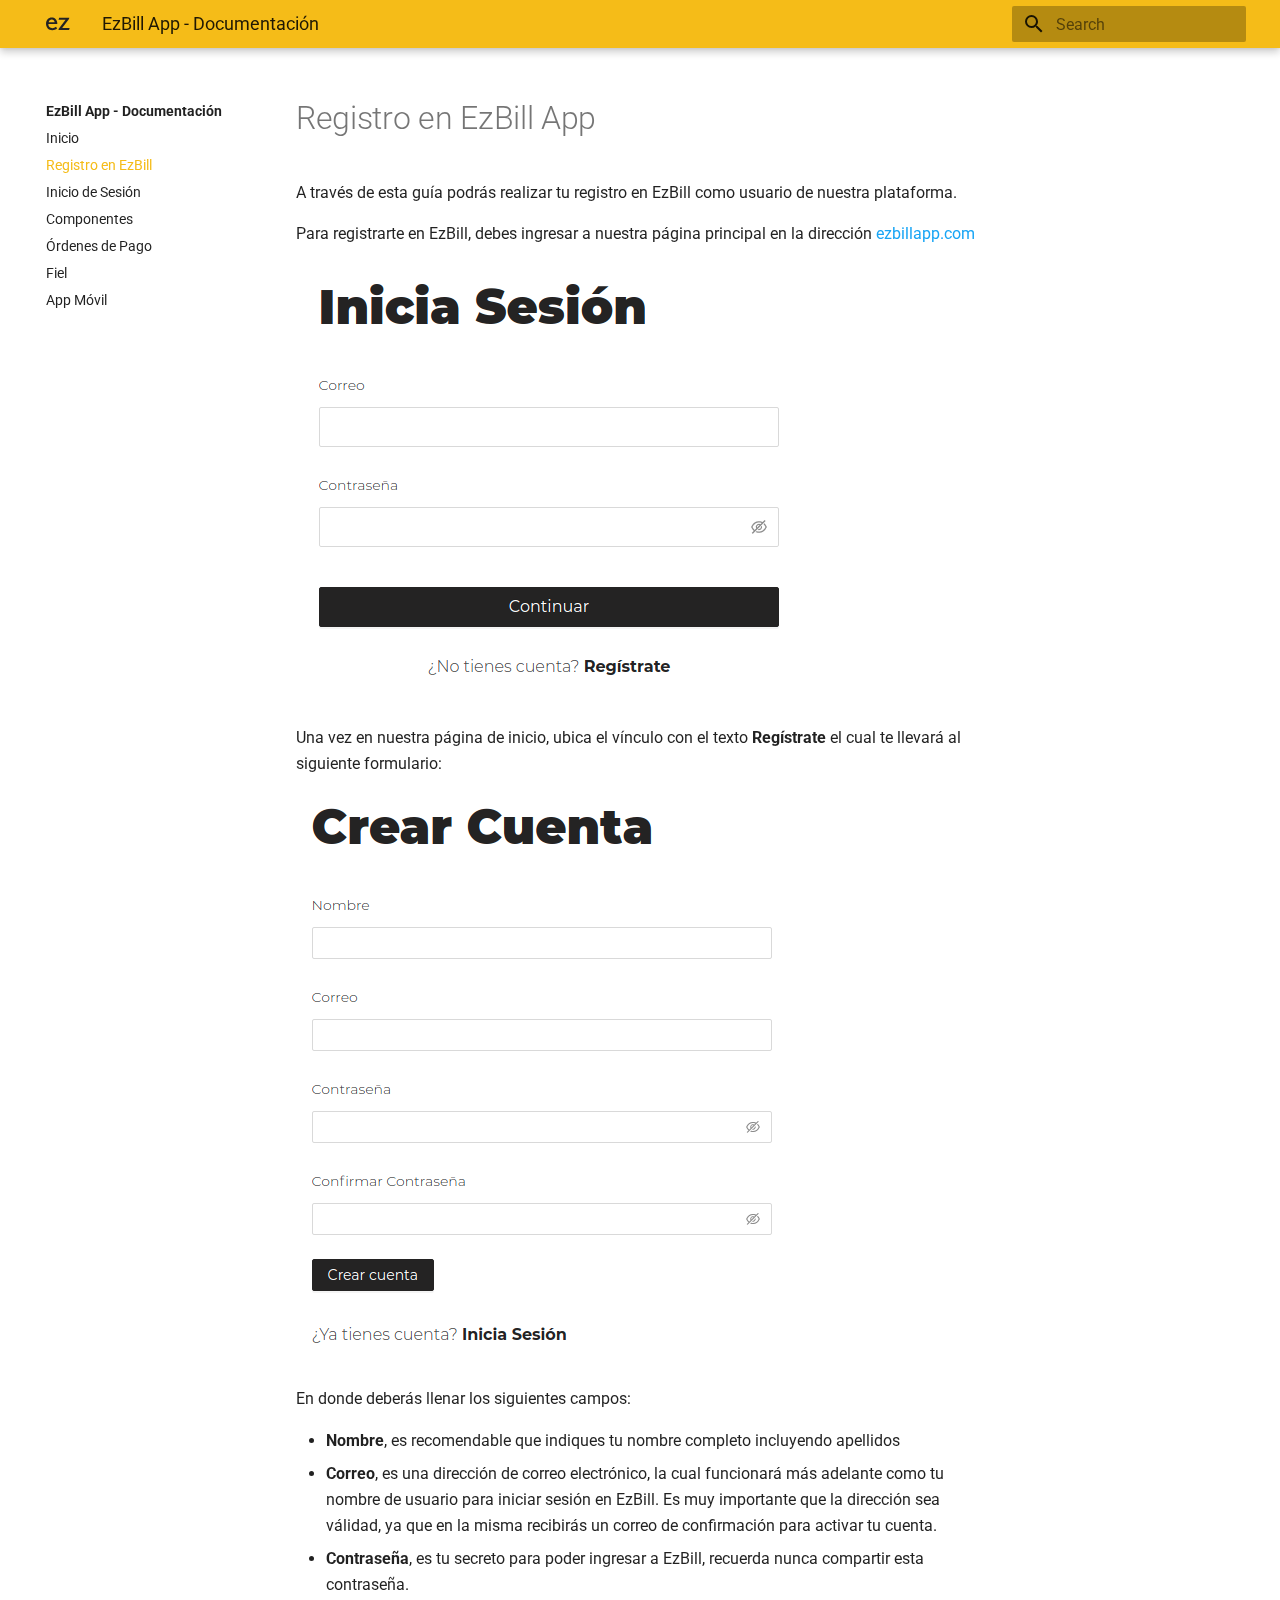
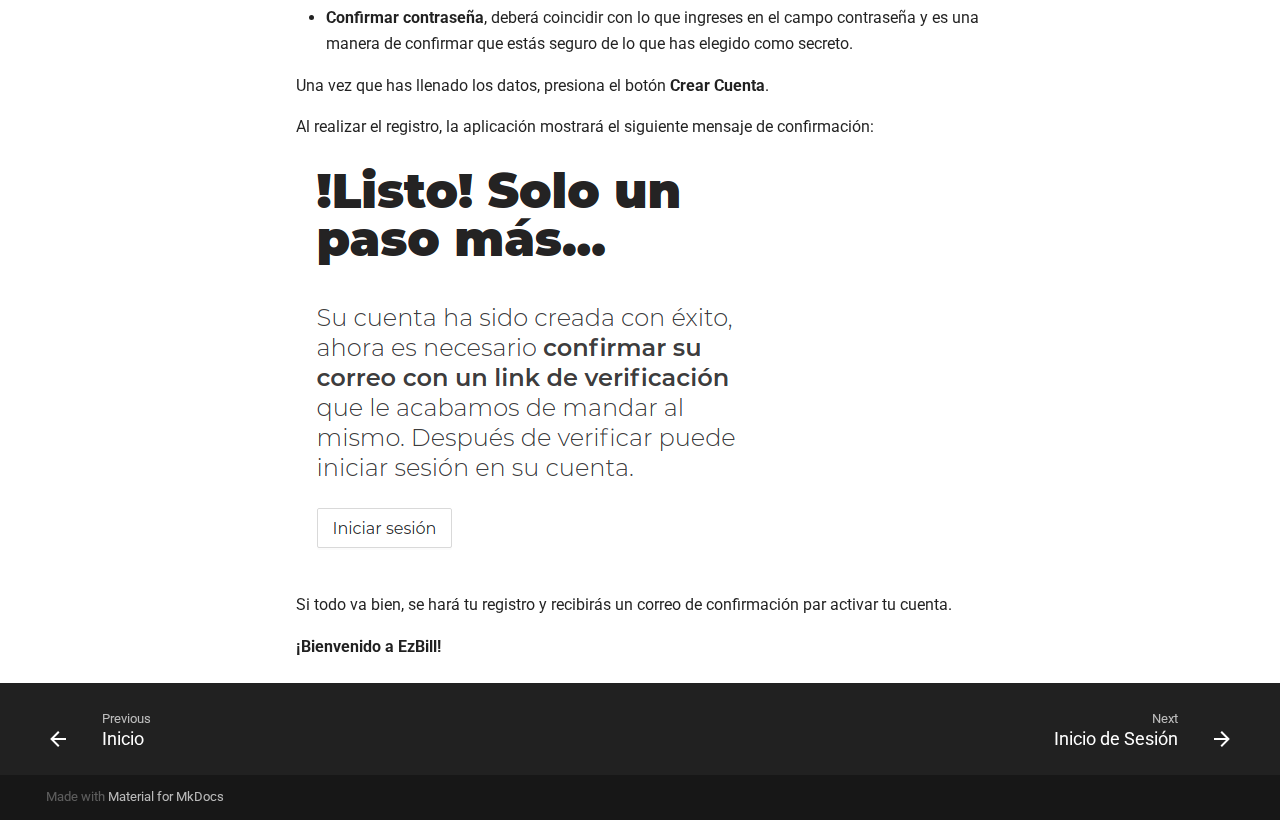
<file: signup/index.html>
<!doctype html>
<html lang="en" class="no-js">
  <head>
    
      <meta charset="utf-8">
      <meta name="viewport" content="width=device-width,initial-scale=1">
      
      
      
      
        <link rel="canonical" href="https://example.com/signup/">
      
      <link rel="icon" href="../assets/logo.svg">
      <meta name="generator" content="mkdocs-1.2.1, mkdocs-material-7.1.9">
    
    
      
        <title>Registro en EzBill App - EzBill App - Documentación</title>
      
    
    
      <link rel="stylesheet" href="../assets/stylesheets/main.ca7ac06f.min.css">
      
        
        <link rel="stylesheet" href="../assets/stylesheets/palette.f1a3b89f.min.css">
        
          
          
          <meta name="theme-color" content="#ffc105">
        
      
    
    
    
      
        
        <link rel="preconnect" href="https://fonts.gstatic.com" crossorigin>
        <link rel="stylesheet" href="https://fonts.googleapis.com/css?family=Roboto:300,400,400i,700%7CRoboto+Mono&display=fallback">
        <style>:root{--md-text-font-family:"Roboto";--md-code-font-family:"Roboto Mono"}</style>
      
    
    
    
      <link rel="stylesheet" href="../stylesheets/ezbill.css">
    
    
      


    
    
  </head>
  
  
    
    
    
    
    
    <body dir="ltr" data-md-color-scheme="" data-md-color-primary="amber" data-md-color-accent="amber">
  
    
    <script>function __prefix(e){return new URL("..",location).pathname+"."+e}function __get(e,t=localStorage){return JSON.parse(t.getItem(__prefix(e)))}</script>
    
    <input class="md-toggle" data-md-toggle="drawer" type="checkbox" id="__drawer" autocomplete="off">
    <input class="md-toggle" data-md-toggle="search" type="checkbox" id="__search" autocomplete="off">
    <label class="md-overlay" for="__drawer"></label>
    <div data-md-component="skip">
      
        
        <a href="#registro-en-ezbill-app" class="md-skip">
          Skip to content
        </a>
      
    </div>
    <div data-md-component="announce">
      
    </div>
    
      <header class="md-header" data-md-component="header">
  <nav class="md-header__inner md-grid" aria-label="Header">
    <a href=".." title="EzBill App - Documentación" class="md-header__button md-logo" aria-label="EzBill App - Documentación" data-md-component="logo">
      
  <img src="../assets/logo.svg" alt="logo">

    </a>
    <label class="md-header__button md-icon" for="__drawer">
      <svg xmlns="http://www.w3.org/2000/svg" viewBox="0 0 24 24"><path d="M3 6h18v2H3V6m0 5h18v2H3v-2m0 5h18v2H3v-2z"/></svg>
    </label>
    <div class="md-header__title" data-md-component="header-title">
      <div class="md-header__ellipsis">
        <div class="md-header__topic">
          <span class="md-ellipsis">
            EzBill App - Documentación
          </span>
        </div>
        <div class="md-header__topic" data-md-component="header-topic">
          <span class="md-ellipsis">
            
              Registro en EzBill App
            
          </span>
        </div>
      </div>
    </div>
    
    
    
      <label class="md-header__button md-icon" for="__search">
        <svg xmlns="http://www.w3.org/2000/svg" viewBox="0 0 24 24"><path d="M9.5 3A6.5 6.5 0 0 1 16 9.5c0 1.61-.59 3.09-1.56 4.23l.27.27h.79l5 5-1.5 1.5-5-5v-.79l-.27-.27A6.516 6.516 0 0 1 9.5 16 6.5 6.5 0 0 1 3 9.5 6.5 6.5 0 0 1 9.5 3m0 2C7 5 5 7 5 9.5S7 14 9.5 14 14 12 14 9.5 12 5 9.5 5z"/></svg>
      </label>
      
<div class="md-search" data-md-component="search" role="dialog">
  <label class="md-search__overlay" for="__search"></label>
  <div class="md-search__inner" role="search">
    <form class="md-search__form" name="search">
      <input type="text" class="md-search__input" name="query" aria-label="Search" placeholder="Search" autocapitalize="off" autocorrect="off" autocomplete="off" spellcheck="false" data-md-component="search-query" data-md-state="active" required>
      <label class="md-search__icon md-icon" for="__search">
        <svg xmlns="http://www.w3.org/2000/svg" viewBox="0 0 24 24"><path d="M9.5 3A6.5 6.5 0 0 1 16 9.5c0 1.61-.59 3.09-1.56 4.23l.27.27h.79l5 5-1.5 1.5-5-5v-.79l-.27-.27A6.516 6.516 0 0 1 9.5 16 6.5 6.5 0 0 1 3 9.5 6.5 6.5 0 0 1 9.5 3m0 2C7 5 5 7 5 9.5S7 14 9.5 14 14 12 14 9.5 12 5 9.5 5z"/></svg>
        <svg xmlns="http://www.w3.org/2000/svg" viewBox="0 0 24 24"><path d="M20 11v2H8l5.5 5.5-1.42 1.42L4.16 12l7.92-7.92L13.5 5.5 8 11h12z"/></svg>
      </label>
      <button type="reset" class="md-search__icon md-icon" aria-label="Clear" tabindex="-1">
        <svg xmlns="http://www.w3.org/2000/svg" viewBox="0 0 24 24"><path d="M19 6.41 17.59 5 12 10.59 6.41 5 5 6.41 10.59 12 5 17.59 6.41 19 12 13.41 17.59 19 19 17.59 13.41 12 19 6.41z"/></svg>
      </button>
    </form>
    <div class="md-search__output">
      <div class="md-search__scrollwrap" data-md-scrollfix>
        <div class="md-search-result" data-md-component="search-result">
          <div class="md-search-result__meta">
            Initializing search
          </div>
          <ol class="md-search-result__list"></ol>
        </div>
      </div>
    </div>
  </div>
</div>
    
    
  </nav>
</header>
    
    <div class="md-container" data-md-component="container">
      
      
        
      
      <main class="md-main" data-md-component="main">
        <div class="md-main__inner md-grid">
          
            
              
              <div class="md-sidebar md-sidebar--primary" data-md-component="sidebar" data-md-type="navigation" >
                <div class="md-sidebar__scrollwrap">
                  <div class="md-sidebar__inner">
                    


<nav class="md-nav md-nav--primary" aria-label="Navigation" data-md-level="0">
  <label class="md-nav__title" for="__drawer">
    <a href=".." title="EzBill App - Documentación" class="md-nav__button md-logo" aria-label="EzBill App - Documentación" data-md-component="logo">
      
  <img src="../assets/logo.svg" alt="logo">

    </a>
    EzBill App - Documentación
  </label>
  
  <ul class="md-nav__list" data-md-scrollfix>
    
      
      
      

  
  
  
    <li class="md-nav__item">
      <a href=".." class="md-nav__link">
        Inicio
      </a>
    </li>
  

    
      
      
      

  
  
    
  
  
    <li class="md-nav__item md-nav__item--active">
      
      <input class="md-nav__toggle md-toggle" data-md-toggle="toc" type="checkbox" id="__toc">
      
      
        
      
      
      <a href="./" class="md-nav__link md-nav__link--active">
        Registro en EzBill
      </a>
      
    </li>
  

    
      
      
      

  
  
  
    <li class="md-nav__item">
      <a href="../signin/" class="md-nav__link">
        Inicio de Sesión
      </a>
    </li>
  

    
      
      
      

  
  
  
    <li class="md-nav__item">
      <a href="../components/" class="md-nav__link">
        Componentes
      </a>
    </li>
  

    
      
      
      

  
  
  
    <li class="md-nav__item">
      <a href="../payment_orders/" class="md-nav__link">
        Órdenes de Pago
      </a>
    </li>
  

    
      
      
      

  
  
  
    <li class="md-nav__item">
      <a href="../fiel/" class="md-nav__link">
        Fiel
      </a>
    </li>
  

    
      
      
      

  
  
  
    <li class="md-nav__item">
      <a href="../mobile/" class="md-nav__link">
        App Móvil
      </a>
    </li>
  

    
  </ul>
</nav>
                  </div>
                </div>
              </div>
            
            
              
              <div class="md-sidebar md-sidebar--secondary" data-md-component="sidebar" data-md-type="toc" >
                <div class="md-sidebar__scrollwrap">
                  <div class="md-sidebar__inner">
                    
<nav class="md-nav md-nav--secondary" aria-label="Table of contents">
  
  
  
    
  
  
</nav>
                  </div>
                </div>
              </div>
            
          
          <div class="md-content" data-md-component="content">
            <article class="md-content__inner md-typeset">
              
                
                
                <h1 id="registro-en-ezbill-app">Registro en EzBill App</h1>
<p>A través de esta guía podrás realizar tu registro en EzBill como usuario de nuestra plataforma.</p>
<p>Para registrarte en EzBill, debes ingresar a nuestra página principal en la dirección <a href="https://www.ezbillapp.com">ezbillapp.com</a></p>
<p><img alt="image-20211020192046269" src="../assets/images/image-20211020192046269.png" /></p>
<p>Una vez en nuestra página de inicio, ubica el vínculo con el texto <strong>Regístrate</strong> el cual te llevará al siguiente formulario:</p>
<p><img alt="image-20211020192135209" src="../assets/images/image-20211020192135209.png" /></p>
<p>En donde deberás llenar los siguientes campos:</p>
<ul>
<li><strong>Nombre</strong>, es recomendable que indiques tu nombre completo incluyendo apellidos</li>
<li><strong>Correo</strong>, es una dirección de correo electrónico, la cual funcionará más adelante como tu nombre de usuario para iniciar sesión en EzBill. Es muy importante que la dirección sea válidad, ya que en la misma recibirás un correo de confirmación para activar tu cuenta.</li>
<li><strong>Contraseña</strong>, es tu secreto para poder ingresar a EzBill, recuerda nunca compartir esta contraseña.</li>
<li><strong>Confirmar contraseña</strong>, deberá coincidir con lo que ingreses en el campo contraseña y es una manera de confirmar que estás seguro de lo que has elegido como secreto.</li>
</ul>
<p>Una vez que has llenado los datos, presiona el botón <strong>Crear Cuenta</strong>. </p>
<p>Al realizar el registro, la aplicación mostrará el siguiente mensaje de confirmación:</p>
<p><img alt="image-20211020191939753" src="../assets/images/image-20211020191939753.png" /></p>
<p>Si todo va bien, se hará tu registro y recibirás un correo de confirmación par activar tu cuenta.</p>
<p><strong>¡Bienvenido a EzBill!</strong></p>
                
                  
                
              
              
                


              
            </article>
          </div>
        </div>
        
      </main>
      
        
<footer class="md-footer">
  
    <nav class="md-footer__inner md-grid" aria-label="Footer">
      
        
        <a href=".." class="md-footer__link md-footer__link--prev" aria-label="Previous: Inicio" rel="prev">
          <div class="md-footer__button md-icon">
            <svg xmlns="http://www.w3.org/2000/svg" viewBox="0 0 24 24"><path d="M20 11v2H8l5.5 5.5-1.42 1.42L4.16 12l7.92-7.92L13.5 5.5 8 11h12z"/></svg>
          </div>
          <div class="md-footer__title">
            <div class="md-ellipsis">
              <span class="md-footer__direction">
                Previous
              </span>
              Inicio
            </div>
          </div>
        </a>
      
      
        
        <a href="../signin/" class="md-footer__link md-footer__link--next" aria-label="Next: Inicio de Sesión" rel="next">
          <div class="md-footer__title">
            <div class="md-ellipsis">
              <span class="md-footer__direction">
                Next
              </span>
              Inicio de Sesión
            </div>
          </div>
          <div class="md-footer__button md-icon">
            <svg xmlns="http://www.w3.org/2000/svg" viewBox="0 0 24 24"><path d="M4 11v2h12l-5.5 5.5 1.42 1.42L19.84 12l-7.92-7.92L10.5 5.5 16 11H4z"/></svg>
          </div>
        </a>
      
    </nav>
  
  <div class="md-footer-meta md-typeset">
    <div class="md-footer-meta__inner md-grid">
      <div class="md-footer-copyright">
        
        Made with
        <a href="https://squidfunk.github.io/mkdocs-material/" target="_blank" rel="noopener">
          Material for MkDocs
        </a>
        
      </div>
      
    </div>
  </div>
</footer>
      
    </div>
    <div class="md-dialog" data-md-component="dialog">
      <div class="md-dialog__inner md-typeset"></div>
    </div>
    <script id="__config" type="application/json">{"base": "..", "features": [], "translations": {"clipboard.copy": "Copy to clipboard", "clipboard.copied": "Copied to clipboard", "search.config.lang": "en", "search.config.pipeline": "trimmer, stopWordFilter", "search.config.separator": "[\\s\\-]+", "search.placeholder": "Search", "search.result.placeholder": "Type to start searching", "search.result.none": "No matching documents", "search.result.one": "1 matching document", "search.result.other": "# matching documents", "search.result.more.one": "1 more on this page", "search.result.more.other": "# more on this page", "search.result.term.missing": "Missing", "select.version.title": "Select version"}, "search": "../assets/javascripts/workers/search.477d984a.min.js", "version": null}</script>
    
    
      <script src="../assets/javascripts/bundle.82b56eb2.min.js"></script>
      
    
  </body>
</html>
</file>
<file: stylesheets/ezbill.css>
.md-header {
  background-color: #f5bc18;
}

.md-typeset a {
  color: #18a5f5;
}

.md-nav__item .md-nav__link--active {
  color: #f5bc18;
}
</file>
<file: assets/stylesheets/main.ca7ac06f.min.css>
@charset "UTF-8";html{-webkit-text-size-adjust:none;-moz-text-size-adjust:none;-ms-text-size-adjust:none;text-size-adjust:none;box-sizing:border-box}*,:after,:before{box-sizing:inherit}body{margin:0}a,button,input,label{-webkit-tap-highlight-color:transparent}a{color:inherit;text-decoration:none}hr{border:0;box-sizing:content-box;display:block;height:.05rem;overflow:visible;padding:0}small{font-size:80%}sub,sup{line-height:1em}img{border-style:none}table{border-collapse:separate;border-spacing:0}td,th{font-weight:400;vertical-align:top}button{background:transparent;border:0;font-family:inherit;font-size:inherit;margin:0;padding:0}input{border:0;outline:none}:root{--md-default-fg-color:rgba(0,0,0,0.87);--md-default-fg-color--light:rgba(0,0,0,0.54);--md-default-fg-color--lighter:rgba(0,0,0,0.32);--md-default-fg-color--lightest:rgba(0,0,0,0.07);--md-default-bg-color:#fff;--md-default-bg-color--light:hsla(0,0%,100%,0.7);--md-default-bg-color--lighter:hsla(0,0%,100%,0.3);--md-default-bg-color--lightest:hsla(0,0%,100%,0.12);--md-primary-fg-color:#4051b5;--md-primary-fg-color--light:#5d6cc0;--md-primary-fg-color--dark:#303fa1;--md-primary-bg-color:#fff;--md-primary-bg-color--light:hsla(0,0%,100%,0.7);--md-accent-fg-color:#526cfe;--md-accent-fg-color--transparent:rgba(82,108,254,0.1);--md-accent-bg-color:#fff;--md-accent-bg-color--light:hsla(0,0%,100%,0.7)}:root>*{--md-code-fg-color:#36464e;--md-code-bg-color:#f5f5f5;--md-code-hl-color:rgba(255,255,0,0.5);--md-code-hl-number-color:#d52a2a;--md-code-hl-special-color:#db1457;--md-code-hl-function-color:#a846b9;--md-code-hl-constant-color:#6e59d9;--md-code-hl-keyword-color:#3f6ec6;--md-code-hl-string-color:#1c7d4d;--md-code-hl-name-color:var(--md-code-fg-color);--md-code-hl-operator-color:var(--md-default-fg-color--light);--md-code-hl-punctuation-color:var(--md-default-fg-color--light);--md-code-hl-comment-color:var(--md-default-fg-color--light);--md-code-hl-generic-color:var(--md-default-fg-color--light);--md-code-hl-variable-color:var(--md-default-fg-color--light);--md-typeset-color:var(--md-default-fg-color);--md-typeset-a-color:var(--md-primary-fg-color);--md-typeset-mark-color:rgba(255,255,0,0.5);--md-typeset-del-color:hsla(6,90%,60%,0.15);--md-typeset-ins-color:rgba(11,213,112,0.15);--md-typeset-kbd-color:#fafafa;--md-typeset-kbd-accent-color:#fff;--md-typeset-kbd-border-color:#b8b8b8;--md-admonition-fg-color:var(--md-default-fg-color);--md-admonition-bg-color:var(--md-default-bg-color);--md-footer-fg-color:#fff;--md-footer-fg-color--light:hsla(0,0%,100%,0.7);--md-footer-fg-color--lighter:hsla(0,0%,100%,0.3);--md-footer-bg-color:rgba(0,0,0,0.87);--md-footer-bg-color--dark:rgba(0,0,0,0.32)}.md-icon svg{fill:currentColor;display:block;height:1.2rem;width:1.2rem}body{-webkit-font-smoothing:antialiased;-moz-osx-font-smoothing:grayscale}body,input{font-feature-settings:"kern","liga";font-family:var(--md-text-font-family,_),-apple-system,BlinkMacSystemFont,Helvetica,Arial,sans-serif}body,code,input,kbd,pre{color:var(--md-typeset-color)}code,kbd,pre{font-feature-settings:"kern";font-family:var(--md-code-font-family,_),SFMono-Regular,Consolas,Menlo,monospace}:root{--md-typeset-table--ascending:url('data:image/svg+xml;charset=utf-8,<svg xmlns="http://www.w3.org/2000/svg" viewBox="0 0 24 24"><path d="M11 4h2v12l5.5-5.5 1.42 1.42L12 19.84l-7.92-7.92L5.5 10.5 11 16V4z"/></svg>');--md-typeset-table--descending:url('data:image/svg+xml;charset=utf-8,<svg xmlns="http://www.w3.org/2000/svg" viewBox="0 0 24 24"><path d="M13 20h-2V8l-5.5 5.5-1.42-1.42L12 4.16l7.92 7.92-1.42 1.42L13 8v12z"/></svg>')}.md-typeset{-webkit-print-color-adjust:exact;color-adjust:exact;font-size:.8rem;line-height:1.6}@media print{.md-typeset{font-size:.68rem}}.md-typeset blockquote,.md-typeset dl,.md-typeset figure,.md-typeset ol,.md-typeset pre,.md-typeset ul{margin:1em 0}.md-typeset h1{color:var(--md-default-fg-color--light);font-size:2em;line-height:1.3;margin:0 0 1.25em}.md-typeset h1,.md-typeset h2{font-weight:300;letter-spacing:-.01em}.md-typeset h2{font-size:1.5625em;line-height:1.4;margin:1.6em 0 .64em}.md-typeset h3{font-size:1.25em;font-weight:400;letter-spacing:-.01em;line-height:1.5;margin:1.6em 0 .8em}.md-typeset h2+h3{margin-top:.8em}.md-typeset h4{font-weight:700;letter-spacing:-.01em;margin:1em 0}.md-typeset h5,.md-typeset h6{color:var(--md-default-fg-color--light);font-size:.8em;font-weight:700;letter-spacing:-.01em;margin:1.25em 0}.md-typeset h5{text-transform:uppercase}.md-typeset hr{border-bottom:.05rem solid var(--md-default-fg-color--lightest);display:flow-root;margin:1.5em 0}.md-typeset a{color:var(--md-typeset-a-color);word-break:break-word}.md-typeset a,.md-typeset a:before{transition:color 125ms}.md-typeset a:focus,.md-typeset a:hover{color:var(--md-accent-fg-color)}.md-typeset a.focus-visible{outline-color:var(--md-accent-fg-color);outline-offset:.2rem}.md-typeset code,.md-typeset kbd,.md-typeset pre{color:var(--md-code-fg-color);direction:ltr}@media print{.md-typeset code,.md-typeset kbd,.md-typeset pre{white-space:pre-wrap}}.md-typeset code{background-color:var(--md-code-bg-color);border-radius:.1rem;-webkit-box-decoration-break:clone;box-decoration-break:clone;font-size:.85em;padding:0 .2941176471em;word-break:break-word}.md-typeset code:not(.focus-visible){-webkit-tap-highlight-color:transparent;outline:none}.md-typeset h1 code,.md-typeset h2 code,.md-typeset h3 code,.md-typeset h4 code,.md-typeset h5 code,.md-typeset h6 code{background-color:transparent;box-shadow:none;margin:initial;padding:initial}.md-typeset a code{color:currentColor}.md-typeset pre{display:flow-root;line-height:1.4;position:relative}.md-typeset pre>code{-webkit-box-decoration-break:slice;box-decoration-break:slice;box-shadow:none;display:block;margin:0;overflow:auto;padding:.7720588235em 1.1764705882em;scrollbar-color:var(--md-default-fg-color--lighter) transparent;scrollbar-width:thin;touch-action:auto;word-break:normal}.md-typeset pre>code:hover{scrollbar-color:var(--md-accent-fg-color) transparent}.md-typeset pre>code::-webkit-scrollbar{height:.2rem;width:.2rem}.md-typeset pre>code::-webkit-scrollbar-thumb{background-color:var(--md-default-fg-color--lighter)}.md-typeset pre>code::-webkit-scrollbar-thumb:hover{background-color:var(--md-accent-fg-color)}@media screen and (max-width:44.9375em){.md-typeset>pre{margin:1em -.8rem}.md-typeset>pre code{border-radius:0}}.md-typeset kbd{background-color:var(--md-typeset-kbd-color);border-radius:.1rem;box-shadow:0 .1rem 0 .05rem var(--md-typeset-kbd-border-color),0 .1rem 0 var(--md-typeset-kbd-border-color),0 -.1rem .2rem var(--md-typeset-kbd-accent-color) inset;color:var(--md-default-fg-color);display:inline-block;font-size:.75em;padding:0 .6666666667em;vertical-align:text-top;word-break:break-word}.md-typeset mark{background-color:var(--md-typeset-mark-color);-webkit-box-decoration-break:clone;box-decoration-break:clone;color:inherit;word-break:break-word}.md-typeset abbr{border-bottom:.05rem dotted var(--md-default-fg-color--light);cursor:help;text-decoration:none}@media (hover:none){.md-typeset abbr{position:relative}.md-typeset abbr[title]:focus:after,.md-typeset abbr[title]:hover:after{background-color:var(--md-default-fg-color);border-radius:.1rem;box-shadow:0 2px 2px 0 rgba(0,0,0,.14),0 1px 5px 0 rgba(0,0,0,.12),0 3px 1px -2px rgba(0,0,0,.2);color:var(--md-default-bg-color);content:attr(title);display:inline-block;font-size:.7rem;left:0;margin-top:2em;max-width:80%;min-width:-webkit-max-content;min-width:-moz-max-content;min-width:max-content;padding:.2rem .3rem;position:absolute;width:auto}}.md-typeset small{opacity:.75}.md-typeset sub,.md-typeset sup{margin-left:.078125em}[dir=rtl] .md-typeset sub,[dir=rtl] .md-typeset sup{margin-left:0;margin-right:.078125em}.md-typeset blockquote{border-left:.2rem solid var(--md-default-fg-color--lighter);color:var(--md-default-fg-color--light);display:flow-root;padding-left:.6rem}[dir=rtl] .md-typeset blockquote{border-left:initial;border-right:.2rem solid var(--md-default-fg-color--lighter);padding-left:0;padding-right:.6rem}.md-typeset ul{list-style-type:disc}.md-typeset ol,.md-typeset ul{display:flow-root;margin-left:.625em;padding:0}[dir=rtl] .md-typeset ol,[dir=rtl] .md-typeset ul{margin-left:0;margin-right:.625em}.md-typeset ol ol,.md-typeset ul ol{list-style-type:lower-alpha}.md-typeset ol ol ol,.md-typeset ul ol ol{list-style-type:lower-roman}.md-typeset ol li,.md-typeset ul li{margin-bottom:.5em;margin-left:1.25em}[dir=rtl] .md-typeset ol li,[dir=rtl] .md-typeset ul li{margin-left:0;margin-right:1.25em}.md-typeset ol li blockquote,.md-typeset ol li p,.md-typeset ul li blockquote,.md-typeset ul li p{margin:.5em 0}.md-typeset ol li:last-child,.md-typeset ul li:last-child{margin-bottom:0}.md-typeset ol li ol,.md-typeset ol li ul,.md-typeset ul li ol,.md-typeset ul li ul{margin:.5em 0 .5em .625em}[dir=rtl] .md-typeset ol li ol,[dir=rtl] .md-typeset ol li ul,[dir=rtl] .md-typeset ul li ol,[dir=rtl] .md-typeset ul li ul{margin-left:0;margin-right:.625em}.md-typeset dd{margin:1em 0 1.5em 1.875em}[dir=rtl] .md-typeset dd{margin-left:0;margin-right:1.875em}.md-typeset img,.md-typeset svg{height:auto;max-width:100%}.md-typeset img[align=left],.md-typeset svg[align=left]{margin:1em 1em 1em 0}.md-typeset img[align=right],.md-typeset svg[align=right]{margin:1em 0 1em 1em}.md-typeset img[align]:only-child,.md-typeset svg[align]:only-child{margin-top:0}.md-typeset figure{display:flow-root;margin:0 auto;max-width:100%;text-align:center;width:-webkit-fit-content;width:-moz-fit-content;width:fit-content}.md-typeset figure img{display:block}.md-typeset figcaption{font-style:italic;margin:1em auto 2em;max-width:24rem}.md-typeset iframe{max-width:100%}.md-typeset table:not([class]){background-color:var(--md-default-bg-color);border-radius:.1rem;box-shadow:0 .2rem .5rem rgba(0,0,0,.05),0 0 .05rem rgba(0,0,0,.1);display:inline-block;font-size:.64rem;max-width:100%;overflow:auto;touch-action:auto}@media print{.md-typeset table:not([class]){display:table}}.md-typeset table:not([class])+*{margin-top:1.5em}.md-typeset table:not([class]) td>:first-child,.md-typeset table:not([class]) th>:first-child{margin-top:0}.md-typeset table:not([class]) td>:last-child,.md-typeset table:not([class]) th>:last-child{margin-bottom:0}.md-typeset table:not([class]) td:not([align]),.md-typeset table:not([class]) th:not([align]){text-align:left}[dir=rtl] .md-typeset table:not([class]) td:not([align]),[dir=rtl] .md-typeset table:not([class]) th:not([align]){text-align:right}.md-typeset table:not([class]) th{background-color:var(--md-default-fg-color--light);color:var(--md-default-bg-color);min-width:5rem;padding:.9375em 1.25em;vertical-align:top}.md-typeset table:not([class]) th a{color:inherit}.md-typeset table:not([class]) td{border-top:.05rem solid var(--md-default-fg-color--lightest);padding:.9375em 1.25em;vertical-align:top}.md-typeset table:not([class]) tr{transition:background-color 125ms}.md-typeset table:not([class]) tr:hover{background-color:rgba(0,0,0,.035);box-shadow:0 .05rem 0 var(--md-default-bg-color) inset}.md-typeset table:not([class]) tr:first-child td{border-top:0}.md-typeset table:not([class]) a{word-break:normal}.md-typeset table th[role=columnheader]{cursor:pointer}.md-typeset table th[role=columnheader]:after{content:"";display:inline-block;height:1.2em;margin-left:.5em;-webkit-mask-repeat:no-repeat;mask-repeat:no-repeat;-webkit-mask-size:contain;mask-size:contain;vertical-align:sub;width:1.2em}.md-typeset table th[role=columnheader][aria-sort=ascending]:after{background-color:currentColor;-webkit-mask-image:var(--md-typeset-table--ascending);mask-image:var(--md-typeset-table--ascending)}.md-typeset table th[role=columnheader][aria-sort=descending]:after{background-color:currentColor;-webkit-mask-image:var(--md-typeset-table--descending);mask-image:var(--md-typeset-table--descending)}.md-typeset__scrollwrap{margin:1em -.8rem;overflow-x:auto;touch-action:auto}.md-typeset__table{display:inline-block;margin-bottom:.5em;padding:0 .8rem}@media print{.md-typeset__table{display:block}}html .md-typeset__table table{display:table;margin:0;overflow:hidden;width:100%}html{font-size:125%;height:100%;overflow-x:hidden}@media screen and (min-width:100em){html{font-size:137.5%}}@media screen and (min-width:125em){html{font-size:150%}}body{background-color:var(--md-default-bg-color);display:flex;flex-direction:column;font-size:.5rem;min-height:100%;position:relative;width:100%}@media print{body{display:block}}@media screen and (max-width:59.9375em){body[data-md-state=lock]{position:fixed}}.md-grid{margin-left:auto;margin-right:auto;max-width:61rem}.md-container{display:flex;flex-direction:column;flex-grow:1}@media print{.md-container{display:block}}.md-main{flex-grow:1}.md-main__inner{display:flex;height:100%;margin-top:1.5rem}.md-ellipsis{overflow:hidden;text-overflow:ellipsis;white-space:nowrap}.md-toggle{display:none}.md-option{height:0;opacity:0;position:absolute;width:0}.md-option:checked+label:not([hidden]){display:block}.md-option.focus-visible+label{outline-color:var(--md-accent-fg-color);outline-style:auto}.md-skip{background-color:var(--md-default-fg-color);border-radius:.1rem;color:var(--md-default-bg-color);font-size:.64rem;margin:.5rem;opacity:0;outline-color:var(--md-accent-fg-color);padding:.3rem .5rem;position:fixed;transform:translateY(.4rem);z-index:-1}.md-skip:focus{opacity:1;transform:translateY(0);transition:transform .25s cubic-bezier(.4,0,.2,1),opacity 175ms 75ms;z-index:10}@page{margin:25mm}.md-announce{background-color:var(--md-footer-bg-color);overflow:auto}@media print{.md-announce{display:none}}.md-announce__inner{color:var(--md-footer-fg-color);font-size:.7rem;margin:.6rem auto;padding:0 .8rem}:root{--md-clipboard-icon:url('data:image/svg+xml;charset=utf-8,<svg xmlns="http://www.w3.org/2000/svg" viewBox="0 0 24 24"><path d="M19 21H8V7h11m0-2H8a2 2 0 0 0-2 2v14a2 2 0 0 0 2 2h11a2 2 0 0 0 2-2V7a2 2 0 0 0-2-2m-3-4H4a2 2 0 0 0-2 2v14h2V3h12V1z"/></svg>')}.md-clipboard{border-radius:.1rem;color:var(--md-default-fg-color--lightest);cursor:pointer;height:1.5em;outline-color:var(--md-accent-fg-color);outline-offset:.1rem;position:absolute;right:.5em;top:.5em;transition:color .25s;width:1.5em;z-index:1}@media print{.md-clipboard{display:none}}.md-clipboard:not(.focus-visible){-webkit-tap-highlight-color:transparent;outline:none}:hover>.md-clipboard{color:var(--md-default-fg-color--light)}.md-clipboard:focus,.md-clipboard:hover{color:var(--md-accent-fg-color)}.md-clipboard:after{background-color:currentColor;content:"";display:block;height:1.125em;margin:0 auto;-webkit-mask-image:var(--md-clipboard-icon);mask-image:var(--md-clipboard-icon);-webkit-mask-repeat:no-repeat;mask-repeat:no-repeat;-webkit-mask-size:contain;mask-size:contain;width:1.125em}.md-clipboard--inline{cursor:pointer}.md-clipboard--inline code{transition:color .25s,background-color .25s}.md-clipboard--inline:focus code,.md-clipboard--inline:hover code{background-color:var(--md-accent-fg-color--transparent);color:var(--md-accent-fg-color)}.md-content{flex-grow:1;overflow:hidden;scroll-padding-top:51.2rem}.md-content__inner{margin:0 .8rem 1.2rem;padding-top:.6rem}@media screen and (min-width:76.25em){.md-sidebar--primary:not([hidden])~.md-content>.md-content__inner{margin-left:1.2rem}[dir=rtl] .md-sidebar--primary:not([hidden])~.md-content>.md-content__inner{margin-left:.8rem;margin-right:1.2rem}.md-sidebar--secondary:not([hidden])~.md-content>.md-content__inner{margin-right:1.2rem}[dir=rtl] .md-sidebar--secondary:not([hidden])~.md-content>.md-content__inner{margin-left:1.2rem;margin-right:.8rem}}.md-content__inner:before{content:"";display:block;height:.4rem}.md-content__inner>:last-child{margin-bottom:0}.md-content__button{float:right;margin:.4rem 0 .4rem .4rem;padding:0}@media print{.md-content__button{display:none}}[dir=rtl] .md-content__button{float:left;margin-left:0;margin-right:.4rem}[dir=rtl] .md-content__button svg{transform:scaleX(-1)}.md-typeset .md-content__button{color:var(--md-default-fg-color--lighter)}.md-content__button svg{display:inline;vertical-align:top}.md-dialog{background-color:var(--md-default-fg-color);border-radius:.1rem;bottom:.8rem;box-shadow:0 2px 2px 0 rgba(0,0,0,.14),0 1px 5px 0 rgba(0,0,0,.12),0 3px 1px -2px rgba(0,0,0,.2);left:auto;min-width:11.1rem;opacity:0;padding:.4rem .6rem;pointer-events:none;position:fixed;right:.8rem;transform:translateY(100%);transition:transform 0ms .4s,opacity .4s;z-index:2}@media print{.md-dialog{display:none}}[dir=rtl] .md-dialog{left:.8rem;right:auto}.md-dialog[data-md-state=open]{opacity:1;pointer-events:auto;transform:translateY(0);transition:transform .4s cubic-bezier(.075,.85,.175,1),opacity .4s}.md-dialog__inner{color:var(--md-default-bg-color);font-size:.7rem}.md-typeset .md-button{border:.1rem solid;border-radius:.1rem;color:var(--md-primary-fg-color);display:inline-block;font-weight:700;padding:.625em 2em;transition:color 125ms,background-color 125ms,border-color 125ms}.md-typeset .md-button--primary{background-color:var(--md-primary-fg-color);border-color:var(--md-primary-fg-color);color:var(--md-primary-bg-color)}.md-typeset .md-button:focus,.md-typeset .md-button:hover{background-color:var(--md-accent-fg-color);border-color:var(--md-accent-fg-color);color:var(--md-accent-bg-color)}.md-typeset .md-input{border-radius:.1rem;box-shadow:0 .2rem .5rem rgba(0,0,0,.1),0 .025rem .05rem rgba(0,0,0,.1);font-size:.8rem;height:1.8rem;padding:0 .6rem;transition:box-shadow .25s}.md-typeset .md-input:focus,.md-typeset .md-input:hover{box-shadow:0 .4rem 1rem rgba(0,0,0,.15),0 .025rem .05rem rgba(0,0,0,.15)}.md-typeset .md-input--stretch{width:100%}.md-header{background-color:var(--md-primary-fg-color);box-shadow:0 0 .2rem transparent,0 .2rem .4rem transparent;color:var(--md-primary-bg-color);left:0;position:-webkit-sticky;position:sticky;right:0;top:0;z-index:2}@media print{.md-header{display:none}}.md-header[data-md-state=shadow]{box-shadow:0 0 .2rem rgba(0,0,0,.1),0 .2rem .4rem rgba(0,0,0,.2);transition:transform .25s cubic-bezier(.1,.7,.1,1),box-shadow .25s}.md-header[data-md-state=hidden]{transform:translateY(-100%);transition:transform .25s cubic-bezier(.8,0,.6,1),box-shadow .25s}.md-header__inner{align-items:center;display:flex;padding:0 .2rem}.md-header__button{color:currentColor;cursor:pointer;margin:.2rem;outline-color:var(--md-accent-fg-color);padding:.4rem;position:relative;transition:opacity .25s;vertical-align:middle;z-index:1}.md-header__button:hover{opacity:.7}.md-header__button:not([hidden]){display:inline-block}.md-header__button:not(.focus-visible){-webkit-tap-highlight-color:transparent;outline:none}.md-header__button.md-logo{margin:.2rem;padding:.4rem}@media screen and (max-width:76.1875em){.md-header__button.md-logo{display:none}}.md-header__button.md-logo img,.md-header__button.md-logo svg{fill:currentColor;display:block;height:1.2rem;width:1.2rem}@media screen and (min-width:60em){.md-header__button[for=__search]{display:none}}.no-js .md-header__button[for=__search]{display:none}[dir=rtl] .md-header__button[for=__search] svg{transform:scaleX(-1)}@media screen and (min-width:76.25em){.md-header__button[for=__drawer]{display:none}}.md-header__topic{display:flex;max-width:100%;position:absolute;transition:transform .4s cubic-bezier(.1,.7,.1,1),opacity .15s}.md-header__topic+.md-header__topic{opacity:0;pointer-events:none;transform:translateX(1.25rem);transition:transform .4s cubic-bezier(1,.7,.1,.1),opacity .15s;z-index:-1}[dir=rtl] .md-header__topic+.md-header__topic{transform:translateX(-1.25rem)}.md-header__title{flex-grow:1;font-size:.9rem;height:2.4rem;line-height:2.4rem;margin-left:1rem;margin-right:.4rem}.md-header__title[data-md-state=active] .md-header__topic{opacity:0;pointer-events:none;transform:translateX(-1.25rem);transition:transform .4s cubic-bezier(1,.7,.1,.1),opacity .15s;z-index:-1}[dir=rtl] .md-header__title[data-md-state=active] .md-header__topic{transform:translateX(1.25rem)}.md-header__title[data-md-state=active] .md-header__topic+.md-header__topic{opacity:1;pointer-events:auto;transform:translateX(0);transition:transform .4s cubic-bezier(.1,.7,.1,1),opacity .15s;z-index:0}.md-header__title>.md-header__ellipsis{height:100%;position:relative;width:100%}.md-header__option{display:flex;flex-shrink:0;max-width:100%;transition:max-width 0ms .25s,opacity .25s .25s;white-space:nowrap}[data-md-toggle=search]:checked~.md-header .md-header__option{max-width:0;opacity:0;transition:max-width 0ms,opacity 0ms}.md-header__source{display:none}@media screen and (min-width:60em){.md-header__source{display:block;margin-left:1rem;max-width:11.7rem;width:11.7rem}[dir=rtl] .md-header__source{margin-left:0;margin-right:1rem}}@media screen and (min-width:76.25em){.md-header__source{margin-left:1.4rem}[dir=rtl] .md-header__source{margin-right:1.4rem}}.md-footer{background-color:var(--md-footer-bg-color);color:var(--md-footer-fg-color)}@media print{.md-footer{display:none}}.md-footer__inner{overflow:auto;padding:.2rem}.md-footer__link{display:flex;outline-color:var(--md-accent-fg-color);padding-bottom:.4rem;padding-top:1.4rem;transition:opacity .25s}@media screen and (min-width:45em){.md-footer__link{width:50%}}.md-footer__link:focus,.md-footer__link:hover{opacity:.7}.md-footer__link--prev{float:left}@media screen and (max-width:44.9375em){.md-footer__link--prev{width:25%}.md-footer__link--prev .md-footer__title{display:none}}[dir=rtl] .md-footer__link--prev{float:right}[dir=rtl] .md-footer__link--prev svg{transform:scaleX(-1)}.md-footer__link--next{float:right;text-align:right}@media screen and (max-width:44.9375em){.md-footer__link--next{width:75%}}[dir=rtl] .md-footer__link--next{float:left;text-align:left}[dir=rtl] .md-footer__link--next svg{transform:scaleX(-1)}.md-footer__title{flex-grow:1;font-size:.9rem;line-height:2.4rem;max-width:calc(100% - 2.4rem);padding:0 1rem;position:relative}.md-footer__button{margin:.2rem;padding:.4rem}.md-footer__direction{font-size:.64rem;left:0;margin-top:-1rem;opacity:.7;padding:0 1rem;position:absolute;right:0}.md-footer-meta{background-color:var(--md-footer-bg-color--dark)}.md-footer-meta__inner{display:flex;flex-wrap:wrap;justify-content:space-between;padding:.2rem}html .md-footer-meta.md-typeset a{color:var(--md-footer-fg-color--light)}html .md-footer-meta.md-typeset a:focus,html .md-footer-meta.md-typeset a:hover{color:var(--md-footer-fg-color)}.md-footer-copyright{color:var(--md-footer-fg-color--lighter);font-size:.64rem;margin:auto .6rem;padding:.4rem 0;width:100%}@media screen and (min-width:45em){.md-footer-copyright{width:auto}}.md-footer-copyright__highlight{color:var(--md-footer-fg-color--light)}.md-footer-social{margin:0 .4rem;padding:.2rem 0 .6rem}@media screen and (min-width:45em){.md-footer-social{padding:.6rem 0}}.md-footer-social__link{display:inline-block;height:1.6rem;text-align:center;width:1.6rem}.md-footer-social__link:before{line-height:1.9}.md-footer-social__link svg{fill:currentColor;max-height:.8rem;vertical-align:-25%}:root{--md-nav-icon--prev:url('data:image/svg+xml;charset=utf-8,<svg xmlns="http://www.w3.org/2000/svg" viewBox="0 0 24 24"><path d="M20 11v2H8l5.5 5.5-1.42 1.42L4.16 12l7.92-7.92L13.5 5.5 8 11h12z"/></svg>');--md-nav-icon--next:url('data:image/svg+xml;charset=utf-8,<svg xmlns="http://www.w3.org/2000/svg" viewBox="0 0 24 24"><path d="M8.59 16.58 13.17 12 8.59 7.41 10 6l6 6-6 6-1.41-1.42z"/></svg>');--md-toc-icon:url('data:image/svg+xml;charset=utf-8,<svg xmlns="http://www.w3.org/2000/svg" viewBox="0 0 24 24"><path d="M3 9h14V7H3v2m0 4h14v-2H3v2m0 4h14v-2H3v2m16 0h2v-2h-2v2m0-10v2h2V7h-2m0 6h2v-2h-2v2z"/></svg>')}.md-nav{font-size:.7rem;line-height:1.3}.md-nav__title{display:block;font-weight:700;overflow:hidden;padding:0 .6rem;text-overflow:ellipsis}.md-nav__title .md-nav__button{display:none}.md-nav__title .md-nav__button img{height:100%;width:auto}.md-nav__title .md-nav__button.md-logo img,.md-nav__title .md-nav__button.md-logo svg{fill:currentColor;display:block;height:2.4rem;width:2.4rem}.md-nav__list{list-style:none;margin:0;padding:0}.md-nav__item{padding:0 .6rem}.md-nav__item .md-nav__item{padding-right:0}[dir=rtl] .md-nav__item .md-nav__item{padding-left:0;padding-right:.6rem}.md-nav__link{cursor:pointer;display:block;margin-top:.625em;overflow:hidden;scroll-snap-align:start;text-overflow:ellipsis;transition:color 125ms}.md-nav__link[data-md-state=blur]{color:var(--md-default-fg-color--light)}.md-nav__item .md-nav__link--active{color:var(--md-typeset-a-color)}.md-nav__item--nested>.md-nav__link{color:inherit}.md-nav__link:focus,.md-nav__link:hover{color:var(--md-accent-fg-color)}.md-nav__link.focus-visible{outline-color:var(--md-accent-fg-color);outline-offset:.2rem}.md-nav--primary .md-nav__link[for=__toc]{display:none}.md-nav--primary .md-nav__link[for=__toc] .md-icon:after{background-color:currentColor;display:block;height:100%;-webkit-mask-image:var(--md-toc-icon);mask-image:var(--md-toc-icon);width:100%}.md-nav--primary .md-nav__link[for=__toc]~.md-nav{display:none}.md-nav__source{display:none}@media screen and (max-width:76.1875em){.md-nav--primary,.md-nav--primary .md-nav{background-color:var(--md-default-bg-color);display:flex;flex-direction:column;height:100%;left:0;position:absolute;right:0;top:0;z-index:1}.md-nav--primary .md-nav__item,.md-nav--primary .md-nav__title{font-size:.8rem;line-height:1.5}.md-nav--primary .md-nav__title{background-color:var(--md-default-fg-color--lightest);color:var(--md-default-fg-color--light);cursor:pointer;font-weight:400;height:5.6rem;line-height:2.4rem;padding:3rem .8rem .2rem;position:relative;white-space:nowrap}.md-nav--primary .md-nav__title .md-nav__icon{display:block;height:1.2rem;left:.4rem;margin:.2rem;position:absolute;top:.4rem;width:1.2rem}[dir=rtl] .md-nav--primary .md-nav__title .md-nav__icon{left:auto;right:.4rem}.md-nav--primary .md-nav__title .md-nav__icon:after{background-color:currentColor;content:"";display:block;height:100%;-webkit-mask-image:var(--md-nav-icon--prev);mask-image:var(--md-nav-icon--prev);-webkit-mask-repeat:no-repeat;mask-repeat:no-repeat;-webkit-mask-size:contain;mask-size:contain;width:100%}.md-nav--primary .md-nav__title~.md-nav__list{background-color:var(--md-default-bg-color);box-shadow:0 .05rem 0 var(--md-default-fg-color--lightest) inset;overflow-y:auto;-ms-scroll-snap-type:y mandatory;scroll-snap-type:y mandatory;touch-action:pan-y}.md-nav--primary .md-nav__title~.md-nav__list>:first-child{border-top:0}.md-nav--primary .md-nav__title[for=__drawer]{background-color:var(--md-primary-fg-color);color:var(--md-primary-bg-color)}.md-nav--primary .md-nav__title .md-logo{display:block;left:.2rem;margin:.2rem;padding:.4rem;position:absolute;top:.2rem}[dir=rtl] .md-nav--primary .md-nav__title .md-logo{left:auto;right:.2rem}.md-nav--primary .md-nav__list{flex:1}.md-nav--primary .md-nav__item{border-top:.05rem solid var(--md-default-fg-color--lightest);padding:0}.md-nav--primary .md-nav__item--nested>.md-nav__link{padding-right:2.4rem}[dir=rtl] .md-nav--primary .md-nav__item--nested>.md-nav__link{padding-left:2.4rem;padding-right:.8rem}.md-nav--primary .md-nav__item--active>.md-nav__link{color:var(--md-typeset-a-color)}.md-nav--primary .md-nav__item--active>.md-nav__link:focus,.md-nav--primary .md-nav__item--active>.md-nav__link:hover{color:var(--md-accent-fg-color)}.md-nav--primary .md-nav__link{margin-top:0;padding:.6rem .8rem;position:relative}.md-nav--primary .md-nav__link .md-nav__icon{color:inherit;font-size:1.2rem;height:1.2rem;margin-top:-.6rem;position:absolute;right:.6rem;top:50%;width:1.2rem}[dir=rtl] .md-nav--primary .md-nav__link .md-nav__icon{left:.6rem;right:auto}.md-nav--primary .md-nav__link .md-nav__icon:after{background-color:currentColor;content:"";display:block;height:100%;-webkit-mask-image:var(--md-nav-icon--next);mask-image:var(--md-nav-icon--next);-webkit-mask-repeat:no-repeat;mask-repeat:no-repeat;-webkit-mask-size:contain;mask-size:contain;width:100%}[dir=rtl] .md-nav--primary .md-nav__icon:after{transform:scale(-1)}.md-nav--primary .md-nav--secondary .md-nav__link{position:static}.md-nav--primary .md-nav--secondary .md-nav{background-color:transparent;position:static}.md-nav--primary .md-nav--secondary .md-nav .md-nav__link{padding-left:1.4rem}[dir=rtl] .md-nav--primary .md-nav--secondary .md-nav .md-nav__link{padding-left:0;padding-right:1.4rem}.md-nav--primary .md-nav--secondary .md-nav .md-nav .md-nav__link{padding-left:2rem}[dir=rtl] .md-nav--primary .md-nav--secondary .md-nav .md-nav .md-nav__link{padding-left:0;padding-right:2rem}.md-nav--primary .md-nav--secondary .md-nav .md-nav .md-nav .md-nav__link{padding-left:2.6rem}[dir=rtl] .md-nav--primary .md-nav--secondary .md-nav .md-nav .md-nav .md-nav__link{padding-left:0;padding-right:2.6rem}.md-nav--primary .md-nav--secondary .md-nav .md-nav .md-nav .md-nav .md-nav__link{padding-left:3.2rem}[dir=rtl] .md-nav--primary .md-nav--secondary .md-nav .md-nav .md-nav .md-nav .md-nav__link{padding-left:0;padding-right:3.2rem}.md-nav--secondary{background-color:transparent}.md-nav__toggle~.md-nav{display:flex;opacity:0;transform:translateX(100%);transition:transform .25s cubic-bezier(.8,0,.6,1),opacity 125ms 50ms}[dir=rtl] .md-nav__toggle~.md-nav{transform:translateX(-100%)}.md-nav__toggle:checked~.md-nav{opacity:1;transform:translateX(0);transition:transform .25s cubic-bezier(.4,0,.2,1),opacity 125ms 125ms}.md-nav__toggle:checked~.md-nav>.md-nav__list{-webkit-backface-visibility:hidden;backface-visibility:hidden}}@media screen and (max-width:59.9375em){.md-nav--primary .md-nav__link[for=__toc]{display:block;padding-right:2.4rem}[dir=rtl] .md-nav--primary .md-nav__link[for=__toc]{padding-left:2.4rem;padding-right:.8rem}.md-nav--primary .md-nav__link[for=__toc] .md-icon:after{content:""}.md-nav--primary .md-nav__link[for=__toc]+.md-nav__link{display:none}.md-nav--primary .md-nav__link[for=__toc]~.md-nav{display:flex}.md-nav__source{background-color:var(--md-primary-fg-color--dark);color:var(--md-primary-bg-color);display:block;padding:0 .2rem}}@media screen and (min-width:60em) and (max-width:76.1875em){.md-nav--integrated .md-nav__link[for=__toc]{display:block;padding-right:2.4rem;scroll-snap-align:none}[dir=rtl] .md-nav--integrated .md-nav__link[for=__toc]{padding-left:2.4rem;padding-right:.8rem}.md-nav--integrated .md-nav__link[for=__toc] .md-icon:after{content:""}.md-nav--integrated .md-nav__link[for=__toc]+.md-nav__link{display:none}.md-nav--integrated .md-nav__link[for=__toc]~.md-nav{display:flex}}@media screen and (min-width:60em){.md-nav--secondary .md-nav__title[for=__toc]{scroll-snap-align:start}.md-nav--secondary .md-nav__title .md-nav__icon{display:none}}@media screen and (min-width:76.25em){.md-nav{transition:max-height .25s cubic-bezier(.86,0,.07,1)}.md-nav--primary .md-nav__title[for=__drawer]{scroll-snap-align:start}.md-nav--primary .md-nav__title .md-nav__icon{display:none}.md-nav__toggle~.md-nav{display:none}.md-nav__toggle:checked~.md-nav,.md-nav__toggle:indeterminate~.md-nav{display:block}.md-nav__item--nested>.md-nav>.md-nav__title{display:none}.md-nav__item--section{display:block;margin:1.25em 0}.md-nav__item--section:last-child{margin-bottom:0}.md-nav__item--section>.md-nav__link{display:none}.md-nav__item--section>.md-nav{display:block}.md-nav__item--section>.md-nav>.md-nav__title{display:block;padding:0;pointer-events:none;scroll-snap-align:start}.md-nav__item--section>.md-nav>.md-nav__list>.md-nav__item{padding:0}.md-nav__icon{float:right;height:.9rem;transition:transform .25s;width:.9rem}[dir=rtl] .md-nav__icon{float:left;transform:rotate(180deg)}.md-nav__icon:after{background-color:currentColor;content:"";display:inline-block;height:100%;-webkit-mask-image:var(--md-nav-icon--next);mask-image:var(--md-nav-icon--next);-webkit-mask-repeat:no-repeat;mask-repeat:no-repeat;-webkit-mask-size:contain;mask-size:contain;vertical-align:-.1rem;width:100%}.md-nav__item--nested .md-nav__toggle:checked~.md-nav__link .md-nav__icon,.md-nav__item--nested .md-nav__toggle:indeterminate~.md-nav__link .md-nav__icon{transform:rotate(90deg)}.md-nav--lifted>.md-nav__list>.md-nav__item--nested,.md-nav--lifted>.md-nav__title{display:none}.md-nav--lifted>.md-nav__list>.md-nav__item{display:none}.md-nav--lifted>.md-nav__list>.md-nav__item--active{display:block;padding:0}.md-nav--lifted>.md-nav__list>.md-nav__item--active>.md-nav__link{display:none}.md-nav--lifted>.md-nav__list>.md-nav__item--active>.md-nav>.md-nav__title{display:block;padding:0 .6rem;pointer-events:none;scroll-snap-align:start}.md-nav--lifted .md-nav[data-md-level="1"]{display:block}.md-nav--lifted .md-nav[data-md-level="1"]>.md-nav__list>.md-nav__item{padding-right:.6rem}.md-nav--integrated .md-nav__link[for=__toc]~.md-nav{border-left:.05rem solid var(--md-primary-fg-color);display:block;margin-bottom:1.25em}.md-nav--integrated .md-nav__link[for=__toc]~.md-nav>.md-nav__title{display:none}}:root{--md-search-result-icon:url('data:image/svg+xml;charset=utf-8,<svg xmlns="http://www.w3.org/2000/svg" viewBox="0 0 24 24"><path d="M14 2H6a2 2 0 0 0-2 2v16a2 2 0 0 0 2 2h7c-.41-.25-.8-.56-1.14-.9-.33-.33-.61-.7-.86-1.1H6V4h7v5h5v1.18c.71.16 1.39.43 2 .82V8l-6-6m6.31 16.9c1.33-2.11.69-4.9-1.4-6.22-2.11-1.33-4.91-.68-6.22 1.4-1.34 2.11-.69 4.89 1.4 6.22 1.46.93 3.32.93 4.79.02L22 23.39 23.39 22l-3.08-3.1m-3.81.1a2.5 2.5 0 0 1-2.5-2.5 2.5 2.5 0 0 1 2.5-2.5 2.5 2.5 0 0 1 2.5 2.5 2.5 2.5 0 0 1-2.5 2.5z"/></svg>')}.md-search{position:relative}@media screen and (min-width:60em){.md-search{padding:.2rem 0}}.no-js .md-search{display:none}.md-search__overlay{opacity:0;z-index:1}@media screen and (max-width:59.9375em){.md-search__overlay{background-color:var(--md-default-bg-color);border-radius:1rem;height:2rem;left:-2.2rem;overflow:hidden;pointer-events:none;position:absolute;top:.2rem;transform-origin:center;transition:transform .3s .1s,opacity .2s .2s;width:2rem}[dir=rtl] .md-search__overlay{left:auto;right:-2.2rem}[data-md-toggle=search]:checked~.md-header .md-search__overlay{opacity:1;transition:transform .4s,opacity .1s}}@media screen and (min-width:60em){.md-search__overlay{background-color:rgba(0,0,0,.54);cursor:pointer;height:0;left:0;position:fixed;top:0;transition:width 0ms .25s,height 0ms .25s,opacity .25s;width:0}[dir=rtl] .md-search__overlay{left:auto;right:0}[data-md-toggle=search]:checked~.md-header .md-search__overlay{height:200vh;opacity:1;transition:width 0ms,height 0ms,opacity .25s;width:100%}}@media screen and (max-width:29.9375em){[data-md-toggle=search]:checked~.md-header .md-search__overlay{transform:scale(45)}}@media screen and (min-width:30em) and (max-width:44.9375em){[data-md-toggle=search]:checked~.md-header .md-search__overlay{transform:scale(60)}}@media screen and (min-width:45em) and (max-width:59.9375em){[data-md-toggle=search]:checked~.md-header .md-search__overlay{transform:scale(75)}}.md-search__inner{-webkit-backface-visibility:hidden;backface-visibility:hidden}@media screen and (max-width:59.9375em){.md-search__inner{height:100%;left:100%;opacity:0;position:fixed;top:0;transform:translateX(5%);transition:right 0ms .3s,left 0ms .3s,transform .15s cubic-bezier(.4,0,.2,1) .15s,opacity .15s .15s;width:100%;z-index:2}[data-md-toggle=search]:checked~.md-header .md-search__inner{left:0;opacity:1;transform:translateX(0);transition:right 0ms 0ms,left 0ms 0ms,transform .15s cubic-bezier(.1,.7,.1,1) .15s,opacity .15s .15s}[dir=rtl] [data-md-toggle=search]:checked~.md-header .md-search__inner{left:auto;right:0}html [dir=rtl] .md-search__inner{left:auto;right:100%;transform:translateX(-5%)}}@media screen and (min-width:60em){.md-search__inner{float:right;padding:.1rem 0;position:relative;transition:width .25s cubic-bezier(.1,.7,.1,1);width:11.7rem}[dir=rtl] .md-search__inner{float:left}}@media screen and (min-width:60em) and (max-width:76.1875em){[data-md-toggle=search]:checked~.md-header .md-search__inner{width:23.4rem}}@media screen and (min-width:76.25em){[data-md-toggle=search]:checked~.md-header .md-search__inner{width:34.4rem}}.md-search__form{position:relative}@media screen and (min-width:60em){.md-search__form{border-radius:.1rem}}.md-search__input{background-color:var(--md-default-bg-color);box-shadow:0 0 .6rem transparent;padding:0 2.2rem 0 3.6rem;position:relative;text-overflow:ellipsis;transition:color .25s,background-color .25s,box-shadow .25s;z-index:2}[dir=rtl] .md-search__input{padding:0 3.6rem 0 2.2rem}.md-search__input::-webkit-input-placeholder{-webkit-transition:color .25s;transition:color .25s}.md-search__input::-moz-placeholder{-moz-transition:color .25s;transition:color .25s}.md-search__input::-ms-input-placeholder{-ms-transition:color .25s;transition:color .25s}.md-search__input::placeholder{transition:color .25s}.md-search__input::-webkit-input-placeholder{color:var(--md-default-fg-color--light)}.md-search__input::-moz-placeholder{color:var(--md-default-fg-color--light)}.md-search__input::-ms-input-placeholder{color:var(--md-default-fg-color--light)}.md-search__input::placeholder,.md-search__input~.md-search__icon{color:var(--md-default-fg-color--light)}.md-search__input::-ms-clear{display:none}[data-md-toggle=search]:checked~.md-header .md-search__input{box-shadow:0 0 .6rem rgba(0,0,0,.07)}@media screen and (max-width:59.9375em){.md-search__input{font-size:.9rem;height:2.4rem;width:100%}}@media screen and (min-width:60em){.md-search__input{background-color:rgba(0,0,0,.26);border-radius:.1rem;color:inherit;font-size:.8rem;height:1.8rem;padding-left:2.2rem;width:100%}[dir=rtl] .md-search__input{padding-right:2.2rem}.md-search__input+.md-search__icon{color:var(--md-primary-bg-color)}.md-search__input::-webkit-input-placeholder{color:var(--md-primary-bg-color--light)}.md-search__input::-moz-placeholder{color:var(--md-primary-bg-color--light)}.md-search__input::-ms-input-placeholder{color:var(--md-primary-bg-color--light)}.md-search__input::placeholder{color:var(--md-primary-bg-color--light)}.md-search__input:hover{background-color:hsla(0,0%,100%,.12)}[data-md-toggle=search]:checked~.md-header .md-search__input{background-color:var(--md-default-bg-color);border-radius:.1rem .1rem 0 0;color:var(--md-default-fg-color);text-overflow:clip}[data-md-toggle=search]:checked~.md-header .md-search__input::-webkit-input-placeholder{color:var(--md-default-fg-color--light)}[data-md-toggle=search]:checked~.md-header .md-search__input::-moz-placeholder{color:var(--md-default-fg-color--light)}[data-md-toggle=search]:checked~.md-header .md-search__input::-ms-input-placeholder{color:var(--md-default-fg-color--light)}[data-md-toggle=search]:checked~.md-header .md-search__input+.md-search__icon,[data-md-toggle=search]:checked~.md-header .md-search__input::placeholder{color:var(--md-default-fg-color--light)}}.md-search__icon{cursor:pointer;height:1.2rem;position:absolute;transition:color .25s,opacity .25s;width:1.2rem;z-index:2}.md-search__icon:hover{opacity:.7}.md-search__icon[for=__search]{left:.5rem;top:.3rem}[dir=rtl] .md-search__icon[for=__search]{left:auto;right:.5rem}[dir=rtl] .md-search__icon[for=__search] svg{transform:scaleX(-1)}@media screen and (max-width:59.9375em){.md-search__icon[for=__search]{left:.8rem;top:.6rem}[dir=rtl] .md-search__icon[for=__search]{left:auto;right:.8rem}.md-search__icon[for=__search] svg:first-child{display:none}}@media screen and (min-width:60em){.md-search__icon[for=__search]{pointer-events:none}.md-search__icon[for=__search] svg:last-child{display:none}}.md-search__icon[type=reset]{opacity:0;pointer-events:none;right:.5rem;top:.3rem;transform:scale(.75);transition:transform .15s cubic-bezier(.1,.7,.1,1),opacity .15s}[dir=rtl] .md-search__icon[type=reset]{left:.5rem;right:auto}@media screen and (max-width:59.9375em){.md-search__icon[type=reset]{right:.8rem;top:.6rem}[dir=rtl] .md-search__icon[type=reset]{left:.8rem;right:auto}}[data-md-toggle=search]:checked~.md-header .md-search__input:valid~.md-search__icon[type=reset]{opacity:1;pointer-events:auto;transform:scale(1)}[data-md-toggle=search]:checked~.md-header .md-search__input:valid~.md-search__icon[type=reset]:hover{opacity:.7}.md-search__output{border-radius:0 0 .1rem .1rem;overflow:hidden;position:absolute;width:100%;z-index:1}@media screen and (max-width:59.9375em){.md-search__output{bottom:0;top:2.4rem}}@media screen and (min-width:60em){.md-search__output{opacity:0;top:1.9rem;transition:opacity .4s}[data-md-toggle=search]:checked~.md-header .md-search__output{box-shadow:0 6px 10px 0 rgba(0,0,0,.14),0 1px 18px 0 rgba(0,0,0,.12),0 3px 5px -1px rgba(0,0,0,.4);opacity:1}}.md-search__scrollwrap{-webkit-backface-visibility:hidden;backface-visibility:hidden;background-color:var(--md-default-bg-color);height:100%;overflow-y:auto;touch-action:pan-y}@media (-webkit-max-device-pixel-ratio:1),(max-resolution:1dppx){.md-search__scrollwrap{transform:translateZ(0)}}@media screen and (min-width:60em) and (max-width:76.1875em){.md-search__scrollwrap{width:23.4rem}}@media screen and (min-width:76.25em){.md-search__scrollwrap{width:34.4rem}}@media screen and (min-width:60em){.md-search__scrollwrap{max-height:0;scrollbar-color:var(--md-default-fg-color--lighter) transparent;scrollbar-width:thin}[data-md-toggle=search]:checked~.md-header .md-search__scrollwrap{max-height:75vh}.md-search__scrollwrap:hover{scrollbar-color:var(--md-accent-fg-color) transparent}.md-search__scrollwrap::-webkit-scrollbar{height:.2rem;width:.2rem}.md-search__scrollwrap::-webkit-scrollbar-thumb{background-color:var(--md-default-fg-color--lighter)}.md-search__scrollwrap::-webkit-scrollbar-thumb:hover{background-color:var(--md-accent-fg-color)}}.md-search-result{color:var(--md-default-fg-color);word-break:break-word}.md-search-result__meta{background-color:var(--md-default-fg-color--lightest);color:var(--md-default-fg-color--light);font-size:.64rem;line-height:1.8rem;padding:0 .8rem;scroll-snap-align:start}@media screen and (min-width:60em){.md-search-result__meta{padding-left:2.2rem}[dir=rtl] .md-search-result__meta{padding-left:0;padding-right:2.2rem}}.md-search-result__list{list-style:none;margin:0;padding:0}.md-search-result__item{box-shadow:0 -.05rem 0 var(--md-default-fg-color--lightest)}.md-search-result__item:first-child{box-shadow:none}.md-search-result__link{display:block;outline:none;scroll-snap-align:start;transition:background-color .25s}.md-search-result__link:focus,.md-search-result__link:hover{background-color:var(--md-accent-fg-color--transparent)}.md-search-result__link:last-child p:last-child{margin-bottom:.6rem}.md-search-result__more summary{color:var(--md-typeset-a-color);cursor:pointer;display:block;font-size:.64rem;outline:none;padding:.75em .8rem;scroll-snap-align:start;transition:color .25s,background-color .25s}@media screen and (min-width:60em){.md-search-result__more summary{padding-left:2.2rem}[dir=rtl] .md-search-result__more summary{padding-left:.8rem;padding-right:2.2rem}}.md-search-result__more summary:focus,.md-search-result__more summary:hover{background-color:var(--md-accent-fg-color--transparent);color:var(--md-accent-fg-color)}.md-search-result__more summary::-webkit-details-marker,.md-search-result__more summary::marker{display:none}.md-search-result__more summary~*>*{opacity:.65}.md-search-result__article{overflow:hidden;padding:0 .8rem;position:relative}@media screen and (min-width:60em){.md-search-result__article{padding-left:2.2rem}[dir=rtl] .md-search-result__article{padding-left:.8rem;padding-right:2.2rem}}.md-search-result__article--document .md-search-result__title{font-size:.8rem;font-weight:400;line-height:1.4;margin:.55rem 0}.md-search-result__icon{color:var(--md-default-fg-color--light);height:1.2rem;left:0;margin:.5rem;position:absolute;width:1.2rem}@media screen and (max-width:59.9375em){.md-search-result__icon{display:none}}.md-search-result__icon:after{background-color:currentColor;content:"";display:inline-block;height:100%;-webkit-mask-image:var(--md-search-result-icon);mask-image:var(--md-search-result-icon);-webkit-mask-repeat:no-repeat;mask-repeat:no-repeat;-webkit-mask-size:contain;mask-size:contain;width:100%}[dir=rtl] .md-search-result__icon{left:auto;right:0}[dir=rtl] .md-search-result__icon:after{transform:scaleX(-1)}.md-search-result__title{font-size:.64rem;font-weight:700;line-height:1.6;margin:.5em 0}.md-search-result__teaser{-webkit-box-orient:vertical;-webkit-line-clamp:2;color:var(--md-default-fg-color--light);display:-webkit-box;font-size:.64rem;line-height:1.6;margin:.5em 0;max-height:2rem;overflow:hidden;text-overflow:ellipsis}@media screen and (max-width:44.9375em){.md-search-result__teaser{-webkit-line-clamp:3;max-height:3rem}}@media screen and (min-width:60em) and (max-width:76.1875em){.md-search-result__teaser{-webkit-line-clamp:3;max-height:3rem}}.md-search-result__teaser mark{background-color:transparent;text-decoration:underline}.md-search-result__terms{font-size:.64rem;font-style:italic;margin:.5em 0}.md-search-result mark{background-color:transparent;color:var(--md-accent-fg-color)}.md-select{position:relative;z-index:1}.md-select__inner{background-color:var(--md-default-bg-color);border-radius:.1rem;box-shadow:0 .2rem .5rem rgba(0,0,0,.1),0 0 .05rem rgba(0,0,0,.25);color:var(--md-default-fg-color);left:50%;margin-top:.2rem;max-height:0;opacity:0;position:absolute;top:calc(100% - .2rem);transform:translate3d(-50%,.3rem,0);transition:transform .25s 375ms,opacity .25s .25s,max-height 0ms .5s}.md-select:focus-within .md-select__inner,.md-select:hover .md-select__inner{max-height:10rem;opacity:1;transform:translate3d(-50%,0,0);transition:transform .25s cubic-bezier(.1,.7,.1,1),opacity .25s,max-height 0ms}.md-select__inner:after{border-bottom:.2rem solid transparent;border-bottom-color:var(--md-default-bg-color);border-left:.2rem solid transparent;border-right:.2rem solid transparent;border-top:0;content:"";height:0;left:50%;margin-left:-.2rem;margin-top:-.2rem;position:absolute;top:0;width:0}.md-select__list{border-radius:.1rem;font-size:.8rem;list-style-type:none;margin:0;max-height:inherit;overflow:auto;padding:0}.md-select__item{line-height:1.8rem}.md-select__link{cursor:pointer;display:block;outline:none;padding-left:.6rem;padding-right:1.2rem;scroll-snap-align:start;transition:background-color .25s,color .25s;width:100%}[dir=rtl] .md-select__link{padding-left:1.2rem;padding-right:.6rem}.md-select__link:focus,.md-select__link:hover{color:var(--md-accent-fg-color)}.md-select__link:focus{background-color:var(--md-default-fg-color--lightest)}.md-sidebar{align-self:flex-start;flex-shrink:0;padding:1.2rem 0;position:-webkit-sticky;position:sticky;top:2.4rem;width:12.1rem}@media print{.md-sidebar{display:none}}@media screen and (max-width:76.1875em){.md-sidebar--primary{background-color:var(--md-default-bg-color);display:block;height:100%;left:-12.1rem;position:fixed;top:0;transform:translateX(0);transition:transform .25s cubic-bezier(.4,0,.2,1),box-shadow .25s;width:12.1rem;z-index:3}[dir=rtl] .md-sidebar--primary{left:auto;right:-12.1rem}[data-md-toggle=drawer]:checked~.md-container .md-sidebar--primary{box-shadow:0 8px 10px 1px rgba(0,0,0,.14),0 3px 14px 2px rgba(0,0,0,.12),0 5px 5px -3px rgba(0,0,0,.4);transform:translateX(12.1rem)}[dir=rtl] [data-md-toggle=drawer]:checked~.md-container .md-sidebar--primary{transform:translateX(-12.1rem)}.md-sidebar--primary .md-sidebar__scrollwrap{bottom:0;left:0;margin:0;overflow:hidden;position:absolute;right:0;-ms-scroll-snap-type:none;scroll-snap-type:none;top:0}}@media screen and (min-width:76.25em){.md-sidebar{height:0}.no-js .md-sidebar{height:auto}}.md-sidebar--secondary{display:none;order:2}@media screen and (min-width:60em){.md-sidebar--secondary{height:0}.no-js .md-sidebar--secondary{height:auto}.md-sidebar--secondary:not([hidden]){display:block}.md-sidebar--secondary .md-sidebar__scrollwrap{touch-action:pan-y}}.md-sidebar__scrollwrap{-webkit-backface-visibility:hidden;backface-visibility:hidden;margin:0 .2rem;overflow-y:auto;scrollbar-color:var(--md-default-fg-color--lighter) transparent;scrollbar-width:thin}.md-sidebar__scrollwrap:hover{scrollbar-color:var(--md-accent-fg-color) transparent}.md-sidebar__scrollwrap::-webkit-scrollbar{height:.2rem;width:.2rem}.md-sidebar__scrollwrap::-webkit-scrollbar-thumb{background-color:var(--md-default-fg-color--lighter)}.md-sidebar__scrollwrap::-webkit-scrollbar-thumb:hover{background-color:var(--md-accent-fg-color)}@media screen and (max-width:76.1875em){.md-overlay{background-color:rgba(0,0,0,.54);height:0;opacity:0;position:fixed;top:0;transition:width 0ms .25s,height 0ms .25s,opacity .25s;width:0;z-index:3}[data-md-toggle=drawer]:checked~.md-overlay{height:100%;opacity:1;transition:width 0ms,height 0ms,opacity .25s;width:100%}}@-webkit-keyframes facts{0%{height:0}to{height:.65rem}}@keyframes facts{0%{height:0}to{height:.65rem}}@-webkit-keyframes fact{0%{opacity:0;transform:translateY(100%)}50%{opacity:0}to{opacity:1;transform:translateY(0)}}@keyframes fact{0%{opacity:0;transform:translateY(100%)}50%{opacity:0}to{opacity:1;transform:translateY(0)}}:root{--md-source-forks-icon:url('data:image/svg+xml;charset=utf-8,<svg xmlns="http://www.w3.org/2000/svg" viewBox="0 0 16 16"><path fill-rule="evenodd" d="M5 3.25a.75.75 0 1 1-1.5 0 .75.75 0 0 1 1.5 0zm0 2.122a2.25 2.25 0 1 0-1.5 0v.878A2.25 2.25 0 0 0 5.75 8.5h1.5v2.128a2.251 2.251 0 1 0 1.5 0V8.5h1.5a2.25 2.25 0 0 0 2.25-2.25v-.878a2.25 2.25 0 1 0-1.5 0v.878a.75.75 0 0 1-.75.75h-4.5A.75.75 0 0 1 5 6.25v-.878zm3.75 7.378a.75.75 0 1 1-1.5 0 .75.75 0 0 1 1.5 0zm3-8.75a.75.75 0 1 0 0-1.5.75.75 0 0 0 0 1.5z"/></svg>');--md-source-repositories-icon:url('data:image/svg+xml;charset=utf-8,<svg xmlns="http://www.w3.org/2000/svg" viewBox="0 0 16 16"><path fill-rule="evenodd" d="M2 2.5A2.5 2.5 0 0 1 4.5 0h8.75a.75.75 0 0 1 .75.75v12.5a.75.75 0 0 1-.75.75h-2.5a.75.75 0 1 1 0-1.5h1.75v-2h-8a1 1 0 0 0-.714 1.7.75.75 0 0 1-1.072 1.05A2.495 2.495 0 0 1 2 11.5v-9zm10.5-1V9h-8c-.356 0-.694.074-1 .208V2.5a1 1 0 0 1 1-1h8zM5 12.25v3.25a.25.25 0 0 0 .4.2l1.45-1.087a.25.25 0 0 1 .3 0L8.6 15.7a.25.25 0 0 0 .4-.2v-3.25a.25.25 0 0 0-.25-.25h-3.5a.25.25 0 0 0-.25.25z"/></svg>');--md-source-stars-icon:url('data:image/svg+xml;charset=utf-8,<svg xmlns="http://www.w3.org/2000/svg" viewBox="0 0 16 16"><path fill-rule="evenodd" d="M8 .25a.75.75 0 0 1 .673.418l1.882 3.815 4.21.612a.75.75 0 0 1 .416 1.279l-3.046 2.97.719 4.192a.75.75 0 0 1-1.088.791L8 12.347l-3.766 1.98a.75.75 0 0 1-1.088-.79l.72-4.194L.818 6.374a.75.75 0 0 1 .416-1.28l4.21-.611L7.327.668A.75.75 0 0 1 8 .25zm0 2.445L6.615 5.5a.75.75 0 0 1-.564.41l-3.097.45 2.24 2.184a.75.75 0 0 1 .216.664l-.528 3.084 2.769-1.456a.75.75 0 0 1 .698 0l2.77 1.456-.53-3.084a.75.75 0 0 1 .216-.664l2.24-2.183-3.096-.45a.75.75 0 0 1-.564-.41L8 2.694v.001z"/></svg>');--md-source-version-icon:url('data:image/svg+xml;charset=utf-8,<svg xmlns="http://www.w3.org/2000/svg" viewBox="0 0 16 16"><path fill-rule="evenodd" d="M2.5 7.775V2.75a.25.25 0 0 1 .25-.25h5.025a.25.25 0 0 1 .177.073l6.25 6.25a.25.25 0 0 1 0 .354l-5.025 5.025a.25.25 0 0 1-.354 0l-6.25-6.25a.25.25 0 0 1-.073-.177zm-1.5 0V2.75C1 1.784 1.784 1 2.75 1h5.025c.464 0 .91.184 1.238.513l6.25 6.25a1.75 1.75 0 0 1 0 2.474l-5.026 5.026a1.75 1.75 0 0 1-2.474 0l-6.25-6.25A1.75 1.75 0 0 1 1 7.775zM6 5a1 1 0 1 0 0 2 1 1 0 0 0 0-2z"/></svg>')}.md-source{-webkit-backface-visibility:hidden;backface-visibility:hidden;display:block;font-size:.65rem;line-height:1.2;outline-color:var(--md-accent-fg-color);transition:opacity .25s;white-space:nowrap}.md-source:hover{opacity:.7}.md-source__icon{display:inline-block;height:2.4rem;vertical-align:middle;width:2rem}.md-source__icon svg{margin-left:.6rem;margin-top:.6rem}[dir=rtl] .md-source__icon svg{margin-left:0;margin-right:.6rem}.md-source__icon+.md-source__repository{margin-left:-2rem;padding-left:2rem}[dir=rtl] .md-source__icon+.md-source__repository{margin-left:0;margin-right:-2rem;padding-left:0;padding-right:2rem}.md-source__repository{display:inline-block;margin-left:.6rem;max-width:calc(100% - 1.2rem);overflow:hidden;text-overflow:ellipsis;vertical-align:middle}.md-source__facts{font-size:.55rem;list-style-type:none;margin:.1rem 0 0;opacity:.75;overflow:hidden;padding:0}[data-md-state=done] .md-source__facts{-webkit-animation:facts .25s ease-in;animation:facts .25s ease-in}.md-source__fact{display:inline-block}[data-md-state=done] .md-source__fact{-webkit-animation:fact .4s ease-out;animation:fact .4s ease-out}.md-source__fact:before{background-color:currentColor;content:"";display:inline-block;height:.6rem;margin-right:.1rem;-webkit-mask-repeat:no-repeat;mask-repeat:no-repeat;-webkit-mask-size:contain;mask-size:contain;vertical-align:text-top;width:.6rem}.md-source__fact:nth-child(1n+2):before{margin-left:.4rem}[dir=rtl] .md-source__fact{margin-left:.1rem;margin-right:0}[dir=rtl] .md-source__fact:nth-child(1n+2):before{margin-left:0;margin-right:.4rem}.md-source__fact--version:before{-webkit-mask-image:var(--md-source-version-icon);mask-image:var(--md-source-version-icon)}.md-source__fact--stars:before{-webkit-mask-image:var(--md-source-stars-icon);mask-image:var(--md-source-stars-icon)}.md-source__fact--forks:before{-webkit-mask-image:var(--md-source-forks-icon);mask-image:var(--md-source-forks-icon)}.md-source__fact--repositories:before{-webkit-mask-image:var(--md-source-repositories-icon);mask-image:var(--md-source-repositories-icon)}.md-tabs{background-color:var(--md-primary-fg-color);color:var(--md-primary-bg-color);overflow:auto;width:100%}@media print{.md-tabs{display:none}}@media screen and (max-width:76.1875em){.md-tabs{display:none}}.md-tabs[data-md-state=hidden]{pointer-events:none}.md-tabs__list{contain:content;list-style:none;margin:0 0 0 .2rem;padding:0;white-space:nowrap}[dir=rtl] .md-tabs__list{margin-left:0;margin-right:.2rem}.md-tabs__item{display:inline-block;height:2.4rem;padding-left:.6rem;padding-right:.6rem}.md-tabs__link{-webkit-backface-visibility:hidden;backface-visibility:hidden;display:block;font-size:.7rem;margin-top:.8rem;opacity:.7;outline-color:var(--md-accent-fg-color);outline-offset:.2rem;transition:transform .4s cubic-bezier(.1,.7,.1,1),opacity .25s}.md-tabs__link--active,.md-tabs__link:focus,.md-tabs__link:hover{color:inherit;opacity:1}.md-tabs__item:nth-child(2) .md-tabs__link{transition-delay:20ms}.md-tabs__item:nth-child(3) .md-tabs__link{transition-delay:40ms}.md-tabs__item:nth-child(4) .md-tabs__link{transition-delay:60ms}.md-tabs__item:nth-child(5) .md-tabs__link{transition-delay:80ms}.md-tabs__item:nth-child(6) .md-tabs__link{transition-delay:.1s}.md-tabs__item:nth-child(7) .md-tabs__link{transition-delay:.12s}.md-tabs__item:nth-child(8) .md-tabs__link{transition-delay:.14s}.md-tabs__item:nth-child(9) .md-tabs__link{transition-delay:.16s}.md-tabs__item:nth-child(10) .md-tabs__link{transition-delay:.18s}.md-tabs__item:nth-child(11) .md-tabs__link{transition-delay:.2s}.md-tabs__item:nth-child(12) .md-tabs__link{transition-delay:.22s}.md-tabs__item:nth-child(13) .md-tabs__link{transition-delay:.24s}.md-tabs__item:nth-child(14) .md-tabs__link{transition-delay:.26s}.md-tabs__item:nth-child(15) .md-tabs__link{transition-delay:.28s}.md-tabs__item:nth-child(16) .md-tabs__link{transition-delay:.3s}.md-tabs[data-md-state=hidden] .md-tabs__link{opacity:0;transform:translateY(50%);transition:transform 0ms .1s,opacity .1s}.md-top{background:var(--md-primary-fg-color);border-radius:100%;bottom:.4rem;box-shadow:0 .2rem .5rem rgba(0,0,0,.1),0 .025rem .05rem rgba(0,0,0,.1);color:var(--md-primary-bg-color);float:right;margin:-2.8rem .4rem .4rem;outline:none;padding:.4rem;position:-webkit-sticky;position:sticky;transform:translateY(0);transition:opacity 125ms,transform 125ms cubic-bezier(.4,0,.2,1),background-color 125ms;z-index:1}[dir=rtl] .md-top{float:left}.md-top[data-md-state=hidden]{opacity:0;pointer-events:none;transform:translateY(-.2rem)}.md-top:focus,.md-top:hover{background:var(--md-accent-fg-color);transform:scale(1.1)}@-webkit-keyframes hoverfix{0%{pointer-events:none}}@keyframes hoverfix{0%{pointer-events:none}}:root{--md-version-icon:url('data:image/svg+xml;charset=utf-8,<svg xmlns="http://www.w3.org/2000/svg" viewBox="0 0 320 512"><path d="M31.3 192h257.3c17.8 0 26.7 21.5 14.1 34.1L174.1 354.8c-7.8 7.8-20.5 7.8-28.3 0L17.2 226.1C4.6 213.5 13.5 192 31.3 192z"/></svg>')}.md-version{flex-shrink:0;font-size:.8rem;height:2.4rem}.md-version__current{color:inherit;cursor:pointer;margin-left:1.4rem;margin-right:.4rem;outline:none;position:relative;top:.05rem}[dir=rtl] .md-version__current{margin-left:.4rem;margin-right:1.4rem}.md-version__current:after{background-color:currentColor;content:"";display:inline-block;height:.6rem;margin-left:.4rem;-webkit-mask-image:var(--md-version-icon);mask-image:var(--md-version-icon);-webkit-mask-repeat:no-repeat;mask-repeat:no-repeat;width:.4rem}[dir=rtl] .md-version__current:after{margin-left:0;margin-right:.4rem}.md-version__list{background-color:var(--md-default-bg-color);border-radius:.1rem;box-shadow:0 .2rem .5rem rgba(0,0,0,.1),0 0 .05rem rgba(0,0,0,.25);color:var(--md-default-fg-color);list-style-type:none;margin:.2rem .8rem;max-height:0;opacity:0;overflow:auto;padding:0;position:absolute;-ms-scroll-snap-type:y mandatory;scroll-snap-type:y mandatory;top:.15rem;transition:max-height 0ms .5s,opacity .25s .25s;z-index:1}.md-version:focus-within .md-version__list,.md-version:hover .md-version__list{max-height:10rem;opacity:1;transition:max-height 0ms,opacity .25s}@media (pointer:coarse){.md-version:hover .md-version__list{-webkit-animation:hoverfix .25s forwards;animation:hoverfix .25s forwards}.md-version:focus-within .md-version__list{-webkit-animation:none;animation:none}}.md-version__item{line-height:1.8rem}.md-version__link{cursor:pointer;display:block;outline:none;padding-left:.6rem;padding-right:1.2rem;scroll-snap-align:start;transition:color .25s,background-color .25s;white-space:nowrap;width:100%}[dir=rtl] .md-version__link{padding-left:1.2rem;padding-right:.6rem}.md-version__link:focus,.md-version__link:hover{color:var(--md-accent-fg-color)}.md-version__link:focus{background-color:var(--md-default-fg-color--lightest)}:root{--md-admonition-icon--note:url('data:image/svg+xml;charset=utf-8,<svg xmlns="http://www.w3.org/2000/svg" viewBox="0 0 24 24"><path d="M20.71 7.04c.39-.39.39-1.04 0-1.41l-2.34-2.34c-.37-.39-1.02-.39-1.41 0l-1.84 1.83 3.75 3.75M3 17.25V21h3.75L17.81 9.93l-3.75-3.75L3 17.25z"/></svg>');--md-admonition-icon--abstract:url('data:image/svg+xml;charset=utf-8,<svg xmlns="http://www.w3.org/2000/svg" viewBox="0 0 24 24"><path d="M4 5h16v2H4V5m0 4h16v2H4V9m0 4h16v2H4v-2m0 4h10v2H4v-2z"/></svg>');--md-admonition-icon--info:url('data:image/svg+xml;charset=utf-8,<svg xmlns="http://www.w3.org/2000/svg" viewBox="0 0 24 24"><path d="M13 9h-2V7h2m0 10h-2v-6h2m-1-9A10 10 0 0 0 2 12a10 10 0 0 0 10 10 10 10 0 0 0 10-10A10 10 0 0 0 12 2z"/></svg>');--md-admonition-icon--tip:url('data:image/svg+xml;charset=utf-8,<svg xmlns="http://www.w3.org/2000/svg" viewBox="0 0 24 24"><path d="M17.66 11.2c-.23-.3-.51-.56-.77-.82-.67-.6-1.43-1.03-2.07-1.66C13.33 7.26 13 4.85 13.95 3c-.95.23-1.78.75-2.49 1.32-2.59 2.08-3.61 5.75-2.39 8.9.04.1.08.2.08.33 0 .22-.15.42-.35.5-.23.1-.47.04-.66-.12a.58.58 0 0 1-.14-.17c-1.13-1.43-1.31-3.48-.55-5.12C5.78 10 4.87 12.3 5 14.47c.06.5.12 1 .29 1.5.14.6.41 1.2.71 1.73 1.08 1.73 2.95 2.97 4.96 3.22 2.14.27 4.43-.12 6.07-1.6 1.83-1.66 2.47-4.32 1.53-6.6l-.13-.26c-.21-.46-.77-1.26-.77-1.26m-3.16 6.3c-.28.24-.74.5-1.1.6-1.12.4-2.24-.16-2.9-.82 1.19-.28 1.9-1.16 2.11-2.05.17-.8-.15-1.46-.28-2.23-.12-.74-.1-1.37.17-2.06.19.38.39.76.63 1.06.77 1 1.98 1.44 2.24 2.8.04.14.06.28.06.43.03.82-.33 1.72-.93 2.27z"/></svg>');--md-admonition-icon--success:url('data:image/svg+xml;charset=utf-8,<svg xmlns="http://www.w3.org/2000/svg" viewBox="0 0 24 24"><path d="M12 2C6.5 2 2 6.5 2 12s4.5 10 10 10 10-4.5 10-10S17.5 2 12 2m-2 15-5-5 1.41-1.41L10 14.17l7.59-7.59L19 8l-9 9z"/></svg>');--md-admonition-icon--question:url('data:image/svg+xml;charset=utf-8,<svg xmlns="http://www.w3.org/2000/svg" viewBox="0 0 24 24"><path d="m15.07 11.25-.9.92C13.45 12.89 13 13.5 13 15h-2v-.5c0-1.11.45-2.11 1.17-2.83l1.24-1.26c.37-.36.59-.86.59-1.41a2 2 0 0 0-2-2 2 2 0 0 0-2 2H8a4 4 0 0 1 4-4 4 4 0 0 1 4 4 3.2 3.2 0 0 1-.93 2.25M13 19h-2v-2h2M12 2A10 10 0 0 0 2 12a10 10 0 0 0 10 10 10 10 0 0 0 10-10c0-5.53-4.5-10-10-10z"/></svg>');--md-admonition-icon--warning:url('data:image/svg+xml;charset=utf-8,<svg xmlns="http://www.w3.org/2000/svg" viewBox="0 0 24 24"><path d="M13 14h-2V9h2m0 9h-2v-2h2M1 21h22L12 2 1 21z"/></svg>');--md-admonition-icon--failure:url('data:image/svg+xml;charset=utf-8,<svg xmlns="http://www.w3.org/2000/svg" viewBox="0 0 24 24"><path d="M12 2c5.53 0 10 4.47 10 10s-4.47 10-10 10S2 17.53 2 12 6.47 2 12 2m3.59 5L12 10.59 8.41 7 7 8.41 10.59 12 7 15.59 8.41 17 12 13.41 15.59 17 17 15.59 13.41 12 17 8.41 15.59 7z"/></svg>');--md-admonition-icon--danger:url('data:image/svg+xml;charset=utf-8,<svg xmlns="http://www.w3.org/2000/svg" viewBox="0 0 24 24"><path d="m11.5 20 4.86-9.73H13V4l-5 9.73h3.5V20M12 2c2.75 0 5.1 1 7.05 2.95C21 6.9 22 9.25 22 12s-1 5.1-2.95 7.05C17.1 21 14.75 22 12 22s-5.1-1-7.05-2.95C3 17.1 2 14.75 2 12s1-5.1 2.95-7.05C6.9 3 9.25 2 12 2z"/></svg>');--md-admonition-icon--bug:url('data:image/svg+xml;charset=utf-8,<svg xmlns="http://www.w3.org/2000/svg" viewBox="0 0 24 24"><path d="M14 12h-4v-2h4m0 6h-4v-2h4m6-6h-2.81a5.985 5.985 0 0 0-1.82-1.96L17 4.41 15.59 3l-2.17 2.17a6.002 6.002 0 0 0-2.83 0L8.41 3 7 4.41l1.62 1.63C7.88 6.55 7.26 7.22 6.81 8H4v2h2.09c-.05.33-.09.66-.09 1v1H4v2h2v1c0 .34.04.67.09 1H4v2h2.81c1.04 1.79 2.97 3 5.19 3s4.15-1.21 5.19-3H20v-2h-2.09c.05-.33.09-.66.09-1v-1h2v-2h-2v-1c0-.34-.04-.67-.09-1H20V8z"/></svg>');--md-admonition-icon--example:url('data:image/svg+xml;charset=utf-8,<svg xmlns="http://www.w3.org/2000/svg" viewBox="0 0 24 24"><path d="M7 13v-2h14v2H7m0 6v-2h14v2H7M7 7V5h14v2H7M3 8V5H2V4h2v4H3m-1 9v-1h3v4H2v-1h2v-.5H3v-1h1V17H2m2.25-7a.75.75 0 0 1 .75.75c0 .2-.08.39-.21.52L3.12 13H5v1H2v-.92L4 11H2v-1h2.25z"/></svg>');--md-admonition-icon--quote:url('data:image/svg+xml;charset=utf-8,<svg xmlns="http://www.w3.org/2000/svg" viewBox="0 0 24 24"><path d="M14 17h3l2-4V7h-6v6h3M6 17h3l2-4V7H5v6h3l-2 4z"/></svg>')}.md-typeset .admonition,.md-typeset details{background-color:var(--md-admonition-bg-color);border-left:.2rem solid #448aff;border-radius:.1rem;box-shadow:0 .2rem .5rem rgba(0,0,0,.05),0 .025rem .05rem rgba(0,0,0,.05);color:var(--md-admonition-fg-color);font-size:.64rem;margin:1.5625em 0;overflow:hidden;padding:0 .6rem;page-break-inside:avoid}@media print{.md-typeset .admonition,.md-typeset details{box-shadow:none}}[dir=rtl] .md-typeset .admonition,[dir=rtl] .md-typeset details{border-left:none;border-right:.2rem solid #448aff}.md-typeset .admonition .admonition,.md-typeset .admonition details,.md-typeset details .admonition,.md-typeset details details{margin-bottom:1em;margin-top:1em}.md-typeset .admonition .md-typeset__scrollwrap,.md-typeset details .md-typeset__scrollwrap{margin:1em -.6rem}.md-typeset .admonition .md-typeset__table,.md-typeset details .md-typeset__table{padding:0 .6rem}.md-typeset .admonition>.tabbed-set:only-child,.md-typeset details>.tabbed-set:only-child{margin-top:0}html .md-typeset .admonition>:last-child,html .md-typeset details>:last-child{margin-bottom:.6rem}.md-typeset .admonition-title,.md-typeset summary{background-color:rgba(68,138,255,.1);border-left:.2rem solid #448aff;font-weight:700;margin:0 -.6rem 0 -.8rem;padding:.4rem .6rem .4rem 2rem;position:relative}[dir=rtl] .md-typeset .admonition-title,[dir=rtl] .md-typeset summary{border-left:none;border-right:.2rem solid #448aff;margin:0 -.8rem 0 -.6rem;padding:.4rem 2rem .4rem .6rem}html .md-typeset .admonition-title:last-child,html .md-typeset summary:last-child{margin-bottom:0}.md-typeset .admonition-title:before,.md-typeset summary:before{background-color:#448aff;content:"";height:1rem;left:.6rem;-webkit-mask-image:var(--md-admonition-icon--note);mask-image:var(--md-admonition-icon--note);-webkit-mask-repeat:no-repeat;mask-repeat:no-repeat;-webkit-mask-size:contain;mask-size:contain;position:absolute;width:1rem}[dir=rtl] .md-typeset .admonition-title:before,[dir=rtl] .md-typeset summary:before{left:auto;right:.6rem}.md-typeset .admonition-title+.tabbed-set:last-child,.md-typeset summary+.tabbed-set:last-child{margin-top:0}.md-typeset .admonition.note,.md-typeset details.note{border-color:#448aff}.md-typeset .note>.admonition-title,.md-typeset .note>summary{background-color:rgba(68,138,255,.1);border-color:#448aff}.md-typeset .note>.admonition-title:before,.md-typeset .note>summary:before{background-color:#448aff;-webkit-mask-image:var(--md-admonition-icon--note);mask-image:var(--md-admonition-icon--note);-webkit-mask-repeat:no-repeat;mask-repeat:no-repeat;-webkit-mask-size:contain;mask-size:contain}.md-typeset .admonition.abstract,.md-typeset .admonition.summary,.md-typeset .admonition.tldr,.md-typeset details.abstract,.md-typeset details.summary,.md-typeset details.tldr{border-color:#00b0ff}.md-typeset .abstract>.admonition-title,.md-typeset .abstract>summary,.md-typeset .summary>.admonition-title,.md-typeset .summary>summary,.md-typeset .tldr>.admonition-title,.md-typeset .tldr>summary{background-color:rgba(0,176,255,.1);border-color:#00b0ff}.md-typeset .abstract>.admonition-title:before,.md-typeset .abstract>summary:before,.md-typeset .summary>.admonition-title:before,.md-typeset .summary>summary:before,.md-typeset .tldr>.admonition-title:before,.md-typeset .tldr>summary:before{background-color:#00b0ff;-webkit-mask-image:var(--md-admonition-icon--abstract);mask-image:var(--md-admonition-icon--abstract);-webkit-mask-repeat:no-repeat;mask-repeat:no-repeat;-webkit-mask-size:contain;mask-size:contain}.md-typeset .admonition.info,.md-typeset .admonition.todo,.md-typeset details.info,.md-typeset details.todo{border-color:#00b8d4}.md-typeset .info>.admonition-title,.md-typeset .info>summary,.md-typeset .todo>.admonition-title,.md-typeset .todo>summary{background-color:rgba(0,184,212,.1);border-color:#00b8d4}.md-typeset .info>.admonition-title:before,.md-typeset .info>summary:before,.md-typeset .todo>.admonition-title:before,.md-typeset .todo>summary:before{background-color:#00b8d4;-webkit-mask-image:var(--md-admonition-icon--info);mask-image:var(--md-admonition-icon--info);-webkit-mask-repeat:no-repeat;mask-repeat:no-repeat;-webkit-mask-size:contain;mask-size:contain}.md-typeset .admonition.hint,.md-typeset .admonition.important,.md-typeset .admonition.tip,.md-typeset details.hint,.md-typeset details.important,.md-typeset details.tip{border-color:#00bfa5}.md-typeset .hint>.admonition-title,.md-typeset .hint>summary,.md-typeset .important>.admonition-title,.md-typeset .important>summary,.md-typeset .tip>.admonition-title,.md-typeset .tip>summary{background-color:rgba(0,191,165,.1);border-color:#00bfa5}.md-typeset .hint>.admonition-title:before,.md-typeset .hint>summary:before,.md-typeset .important>.admonition-title:before,.md-typeset .important>summary:before,.md-typeset .tip>.admonition-title:before,.md-typeset .tip>summary:before{background-color:#00bfa5;-webkit-mask-image:var(--md-admonition-icon--tip);mask-image:var(--md-admonition-icon--tip);-webkit-mask-repeat:no-repeat;mask-repeat:no-repeat;-webkit-mask-size:contain;mask-size:contain}.md-typeset .admonition.check,.md-typeset .admonition.done,.md-typeset .admonition.success,.md-typeset details.check,.md-typeset details.done,.md-typeset details.success{border-color:#00c853}.md-typeset .check>.admonition-title,.md-typeset .check>summary,.md-typeset .done>.admonition-title,.md-typeset .done>summary,.md-typeset .success>.admonition-title,.md-typeset .success>summary{background-color:rgba(0,200,83,.1);border-color:#00c853}.md-typeset .check>.admonition-title:before,.md-typeset .check>summary:before,.md-typeset .done>.admonition-title:before,.md-typeset .done>summary:before,.md-typeset .success>.admonition-title:before,.md-typeset .success>summary:before{background-color:#00c853;-webkit-mask-image:var(--md-admonition-icon--success);mask-image:var(--md-admonition-icon--success);-webkit-mask-repeat:no-repeat;mask-repeat:no-repeat;-webkit-mask-size:contain;mask-size:contain}.md-typeset .admonition.faq,.md-typeset .admonition.help,.md-typeset .admonition.question,.md-typeset details.faq,.md-typeset details.help,.md-typeset details.question{border-color:#64dd17}.md-typeset .faq>.admonition-title,.md-typeset .faq>summary,.md-typeset .help>.admonition-title,.md-typeset .help>summary,.md-typeset .question>.admonition-title,.md-typeset .question>summary{background-color:rgba(100,221,23,.1);border-color:#64dd17}.md-typeset .faq>.admonition-title:before,.md-typeset .faq>summary:before,.md-typeset .help>.admonition-title:before,.md-typeset .help>summary:before,.md-typeset .question>.admonition-title:before,.md-typeset .question>summary:before{background-color:#64dd17;-webkit-mask-image:var(--md-admonition-icon--question);mask-image:var(--md-admonition-icon--question);-webkit-mask-repeat:no-repeat;mask-repeat:no-repeat;-webkit-mask-size:contain;mask-size:contain}.md-typeset .admonition.attention,.md-typeset .admonition.caution,.md-typeset .admonition.warning,.md-typeset details.attention,.md-typeset details.caution,.md-typeset details.warning{border-color:#ff9100}.md-typeset .attention>.admonition-title,.md-typeset .attention>summary,.md-typeset .caution>.admonition-title,.md-typeset .caution>summary,.md-typeset .warning>.admonition-title,.md-typeset .warning>summary{background-color:rgba(255,145,0,.1);border-color:#ff9100}.md-typeset .attention>.admonition-title:before,.md-typeset .attention>summary:before,.md-typeset .caution>.admonition-title:before,.md-typeset .caution>summary:before,.md-typeset .warning>.admonition-title:before,.md-typeset .warning>summary:before{background-color:#ff9100;-webkit-mask-image:var(--md-admonition-icon--warning);mask-image:var(--md-admonition-icon--warning);-webkit-mask-repeat:no-repeat;mask-repeat:no-repeat;-webkit-mask-size:contain;mask-size:contain}.md-typeset .admonition.fail,.md-typeset .admonition.failure,.md-typeset .admonition.missing,.md-typeset details.fail,.md-typeset details.failure,.md-typeset details.missing{border-color:#ff5252}.md-typeset .fail>.admonition-title,.md-typeset .fail>summary,.md-typeset .failure>.admonition-title,.md-typeset .failure>summary,.md-typeset .missing>.admonition-title,.md-typeset .missing>summary{background-color:rgba(255,82,82,.1);border-color:#ff5252}.md-typeset .fail>.admonition-title:before,.md-typeset .fail>summary:before,.md-typeset .failure>.admonition-title:before,.md-typeset .failure>summary:before,.md-typeset .missing>.admonition-title:before,.md-typeset .missing>summary:before{background-color:#ff5252;-webkit-mask-image:var(--md-admonition-icon--failure);mask-image:var(--md-admonition-icon--failure);-webkit-mask-repeat:no-repeat;mask-repeat:no-repeat;-webkit-mask-size:contain;mask-size:contain}.md-typeset .admonition.danger,.md-typeset .admonition.error,.md-typeset details.danger,.md-typeset details.error{border-color:#ff1744}.md-typeset .danger>.admonition-title,.md-typeset .danger>summary,.md-typeset .error>.admonition-title,.md-typeset .error>summary{background-color:rgba(255,23,68,.1);border-color:#ff1744}.md-typeset .danger>.admonition-title:before,.md-typeset .danger>summary:before,.md-typeset .error>.admonition-title:before,.md-typeset .error>summary:before{background-color:#ff1744;-webkit-mask-image:var(--md-admonition-icon--danger);mask-image:var(--md-admonition-icon--danger);-webkit-mask-repeat:no-repeat;mask-repeat:no-repeat;-webkit-mask-size:contain;mask-size:contain}.md-typeset .admonition.bug,.md-typeset details.bug{border-color:#f50057}.md-typeset .bug>.admonition-title,.md-typeset .bug>summary{background-color:rgba(245,0,87,.1);border-color:#f50057}.md-typeset .bug>.admonition-title:before,.md-typeset .bug>summary:before{background-color:#f50057;-webkit-mask-image:var(--md-admonition-icon--bug);mask-image:var(--md-admonition-icon--bug);-webkit-mask-repeat:no-repeat;mask-repeat:no-repeat;-webkit-mask-size:contain;mask-size:contain}.md-typeset .admonition.example,.md-typeset details.example{border-color:#7c4dff}.md-typeset .example>.admonition-title,.md-typeset .example>summary{background-color:rgba(124,77,255,.1);border-color:#7c4dff}.md-typeset .example>.admonition-title:before,.md-typeset .example>summary:before{background-color:#7c4dff;-webkit-mask-image:var(--md-admonition-icon--example);mask-image:var(--md-admonition-icon--example);-webkit-mask-repeat:no-repeat;mask-repeat:no-repeat;-webkit-mask-size:contain;mask-size:contain}.md-typeset .admonition.cite,.md-typeset .admonition.quote,.md-typeset details.cite,.md-typeset details.quote{border-color:#9e9e9e}.md-typeset .cite>.admonition-title,.md-typeset .cite>summary,.md-typeset .quote>.admonition-title,.md-typeset .quote>summary{background-color:hsla(0,0%,62%,.1);border-color:#9e9e9e}.md-typeset .cite>.admonition-title:before,.md-typeset .cite>summary:before,.md-typeset .quote>.admonition-title:before,.md-typeset .quote>summary:before{background-color:#9e9e9e;-webkit-mask-image:var(--md-admonition-icon--quote);mask-image:var(--md-admonition-icon--quote);-webkit-mask-repeat:no-repeat;mask-repeat:no-repeat;-webkit-mask-size:contain;mask-size:contain}:root{--md-footnotes-icon:url('data:image/svg+xml;charset=utf-8,<svg xmlns="http://www.w3.org/2000/svg" viewBox="0 0 24 24"><path d="M19 7v4H5.83l3.58-3.59L8 6l-6 6 6 6 1.41-1.42L5.83 13H21V7h-2z"/></svg>')}.md-typeset .footnote{color:var(--md-default-fg-color--light);font-size:.64rem}.md-typeset .footnote>ol{margin-left:0}.md-typeset .footnote>ol>li{transition:color 125ms}.md-typeset .footnote>ol>li:target{color:var(--md-default-fg-color)}.md-typeset .footnote>ol>li:hover .footnote-backref,.md-typeset .footnote>ol>li:target .footnote-backref{opacity:1;transform:translateX(0)}.md-typeset .footnote>ol>li>:first-child{margin-top:0}.md-typeset .footnote-ref{font-size:.75em;font-weight:700}html .md-typeset .footnote-ref{outline-offset:.1rem}.md-typeset .footnote-backref{color:var(--md-typeset-a-color);display:inline-block;font-size:0;opacity:0;transform:translateX(.25rem);transition:color .25s,transform .25s .25s,opacity 125ms .25s;vertical-align:text-bottom}@media print{.md-typeset .footnote-backref{color:var(--md-typeset-a-color);opacity:1;transform:translateX(0)}}[dir=rtl] .md-typeset .footnote-backref{transform:translateX(-.25rem)}.md-typeset .footnote-backref:hover{color:var(--md-accent-fg-color)}.md-typeset .footnote-backref:before{background-color:currentColor;content:"";display:inline-block;height:.8rem;-webkit-mask-image:var(--md-footnotes-icon);mask-image:var(--md-footnotes-icon);-webkit-mask-repeat:no-repeat;mask-repeat:no-repeat;-webkit-mask-size:contain;mask-size:contain;width:.8rem}[dir=rtl] .md-typeset .footnote-backref:before svg{transform:scaleX(-1)}.md-typeset [id^="fnref:"]:target{margin-top:-3.4rem;padding-top:3.4rem;scroll-margin-top:0}.md-typeset [id^="fnref:"]:target>.footnote-ref{outline:auto}.md-typeset [id^="fn:"]:target{margin-top:-3.45rem;padding-top:3.45rem;scroll-margin-top:0}.md-typeset .headerlink{color:var(--md-default-fg-color--lighter);display:inline-block;margin-left:.5rem;opacity:0;transition:color .25s,opacity 125ms}@media print{.md-typeset .headerlink{display:none}}[dir=rtl] .md-typeset .headerlink{margin-left:0;margin-right:.5rem}.md-typeset .headerlink:focus,.md-typeset :hover>.headerlink,.md-typeset :target>.headerlink{opacity:1;transition:color .25s,opacity 125ms}.md-typeset .headerlink:focus,.md-typeset .headerlink:hover,.md-typeset :target>.headerlink{color:var(--md-accent-fg-color)}.md-typeset :target{scroll-margin-top:3.6rem}.md-typeset h1:target,.md-typeset h2:target,.md-typeset h3:target{scroll-margin-top:0}.md-typeset h1:target:before,.md-typeset h2:target:before,.md-typeset h3:target:before{content:"";display:block;margin-top:-3.4rem;padding-top:3.4rem}.md-typeset h4:target{scroll-margin-top:0}.md-typeset h4:target:before{content:"";display:block;margin-top:-3.45rem;padding-top:3.45rem}.md-typeset h5:target,.md-typeset h6:target{scroll-margin-top:0}.md-typeset h5:target:before,.md-typeset h6:target:before{content:"";display:block;margin-top:-3.6rem;padding-top:3.6rem}.md-typeset div.arithmatex{overflow:auto}@media screen and (max-width:44.9375em){.md-typeset div.arithmatex{margin:0 -.8rem}}.md-typeset div.arithmatex>*{margin:1em auto!important;padding:0 .8rem;touch-action:auto;width:-webkit-min-content;width:-moz-min-content;width:min-content}.md-typeset .critic.comment,.md-typeset del.critic,.md-typeset ins.critic{-webkit-box-decoration-break:clone;box-decoration-break:clone}.md-typeset del.critic{background-color:var(--md-typeset-del-color)}.md-typeset ins.critic{background-color:var(--md-typeset-ins-color)}.md-typeset .critic.comment{color:var(--md-code-hl-comment-color)}.md-typeset .critic.comment:before{content:"/* "}.md-typeset .critic.comment:after{content:" */"}.md-typeset .critic.block{box-shadow:none;display:block;margin:1em 0;overflow:auto;padding-left:.8rem;padding-right:.8rem}.md-typeset .critic.block>:first-child{margin-top:.5em}.md-typeset .critic.block>:last-child{margin-bottom:.5em}:root{--md-details-icon:url('data:image/svg+xml;charset=utf-8,<svg xmlns="http://www.w3.org/2000/svg" viewBox="0 0 24 24"><path d="M8.59 16.58 13.17 12 8.59 7.41 10 6l6 6-6 6-1.41-1.42z"/></svg>')}.md-typeset details{display:flow-root;overflow:visible;padding-top:0}.md-typeset details[open]>summary:after{transform:rotate(90deg)}.md-typeset details:not([open]){box-shadow:none;padding-bottom:0}.md-typeset details:not([open])>summary{border-radius:.1rem}.md-typeset details:after{content:"";display:table}.md-typeset summary{border-top-left-radius:.1rem;border-top-right-radius:.1rem;cursor:pointer;display:block;min-height:1rem;padding:.4rem 1.8rem .4rem 2rem}[dir=rtl] .md-typeset summary{padding:.4rem 2.2rem .4rem 1.8rem}.md-typeset summary:not(.focus-visible){-webkit-tap-highlight-color:transparent;outline:none}.md-typeset summary:after{background-color:currentColor;content:"";height:1rem;-webkit-mask-image:var(--md-details-icon);mask-image:var(--md-details-icon);-webkit-mask-repeat:no-repeat;mask-repeat:no-repeat;-webkit-mask-size:contain;mask-size:contain;position:absolute;right:.4rem;top:.4rem;transform:rotate(0deg);transition:transform .25s;width:1rem}[dir=rtl] .md-typeset summary:after{left:.4rem;right:auto;transform:rotate(180deg)}.md-typeset summary::-webkit-details-marker,.md-typeset summary::marker{display:none}.md-typeset .emojione,.md-typeset .gemoji,.md-typeset .twemoji{display:inline-flex;height:1.125em;vertical-align:text-top}.md-typeset .emojione svg,.md-typeset .gemoji svg,.md-typeset .twemoji svg{fill:currentColor;max-height:100%;width:1.125em}.highlight .o,.highlight .ow{color:var(--md-code-hl-operator-color)}.highlight .p{color:var(--md-code-hl-punctuation-color)}.highlight .cpf,.highlight .l,.highlight .s,.highlight .s1,.highlight .s2,.highlight .sb,.highlight .sc,.highlight .si,.highlight .ss{color:var(--md-code-hl-string-color)}.highlight .cp,.highlight .se,.highlight .sh,.highlight .sr,.highlight .sx{color:var(--md-code-hl-special-color)}.highlight .il,.highlight .m,.highlight .mb,.highlight .mf,.highlight .mh,.highlight .mi,.highlight .mo{color:var(--md-code-hl-number-color)}.highlight .k,.highlight .kd,.highlight .kn,.highlight .kp,.highlight .kr,.highlight .kt{color:var(--md-code-hl-keyword-color)}.highlight .kc,.highlight .n{color:var(--md-code-hl-name-color)}.highlight .bp,.highlight .nb,.highlight .no{color:var(--md-code-hl-constant-color)}.highlight .nc,.highlight .ne,.highlight .nf,.highlight .nn{color:var(--md-code-hl-function-color)}.highlight .nd,.highlight .ni,.highlight .nl,.highlight .nt{color:var(--md-code-hl-keyword-color)}.highlight .c,.highlight .c1,.highlight .ch,.highlight .cm,.highlight .cs,.highlight .sd{color:var(--md-code-hl-comment-color)}.highlight .na,.highlight .nv,.highlight .vc,.highlight .vg,.highlight .vi{color:var(--md-code-hl-variable-color)}.highlight .ge,.highlight .gh,.highlight .go,.highlight .gp,.highlight .gr,.highlight .gs,.highlight .gt,.highlight .gu{color:var(--md-code-hl-generic-color)}.highlight .gd,.highlight .gi{border-radius:.1rem;margin:0 -.125em;padding:0 .125em}.highlight .gd{background-color:var(--md-typeset-del-color)}.highlight .gi{background-color:var(--md-typeset-ins-color)}.highlight .hll{background-color:var(--md-code-hl-color);display:block;margin:0 -1.1764705882em;padding:0 1.1764705882em}.highlight [data-linenos]:before{background-color:var(--md-code-bg-color);box-shadow:-.05rem 0 var(--md-default-fg-color--lightest) inset;color:var(--md-default-fg-color--light);content:attr(data-linenos);float:left;left:-1.1764705882em;margin-left:-1.1764705882em;margin-right:1.1764705882em;padding-left:1.1764705882em;position:-webkit-sticky;position:sticky;-webkit-user-select:none;-moz-user-select:none;-ms-user-select:none;user-select:none}.highlighttable{display:flow-root;overflow:hidden}.highlighttable tbody,.highlighttable td{display:block;padding:0}.highlighttable tr{display:flex}.highlighttable pre{margin:0}.highlighttable .linenos{background-color:var(--md-code-bg-color);font-size:.85em;padding:.7720588235em 0 .7720588235em 1.1764705882em;-webkit-user-select:none;-moz-user-select:none;-ms-user-select:none;user-select:none}.highlighttable .linenodiv{box-shadow:-.05rem 0 var(--md-default-fg-color--lightest) inset;padding-right:.5882352941em}.highlighttable .linenodiv pre{color:var(--md-default-fg-color--light);text-align:right}.highlighttable .code{flex:1;overflow:hidden}.md-typeset .highlighttable{border-radius:.1rem;direction:ltr;margin:1em 0}.md-typeset .highlighttable code{border-radius:0}@media screen and (max-width:44.9375em){.md-typeset>.highlight{margin:1em -.8rem}.md-typeset>.highlight .hll{margin:0 -.8rem;padding:0 .8rem}.md-typeset>.highlight code{border-radius:0}.md-typeset>.highlighttable{border-radius:0;margin:1em -.8rem}.md-typeset>.highlighttable .hll{margin:0 -.8rem;padding:0 .8rem}}.md-typeset .keys kbd:after,.md-typeset .keys kbd:before{-moz-osx-font-smoothing:initial;-webkit-font-smoothing:initial;color:inherit;margin:0;position:relative}.md-typeset .keys span{color:var(--md-default-fg-color--light);padding:0 .2em}.md-typeset .keys .key-alt:before{content:"⎇";padding-right:.4em}.md-typeset .keys .key-left-alt:before{content:"⎇";padding-right:.4em}.md-typeset .keys .key-right-alt:before{content:"⎇";padding-right:.4em}.md-typeset .keys .key-command:before{content:"⌘";padding-right:.4em}.md-typeset .keys .key-left-command:before{content:"⌘";padding-right:.4em}.md-typeset .keys .key-right-command:before{content:"⌘";padding-right:.4em}.md-typeset .keys .key-control:before{content:"⌃";padding-right:.4em}.md-typeset .keys .key-left-control:before{content:"⌃";padding-right:.4em}.md-typeset .keys .key-right-control:before{content:"⌃";padding-right:.4em}.md-typeset .keys .key-meta:before{content:"◆";padding-right:.4em}.md-typeset .keys .key-left-meta:before{content:"◆";padding-right:.4em}.md-typeset .keys .key-right-meta:before{content:"◆";padding-right:.4em}.md-typeset .keys .key-option:before{content:"⌥";padding-right:.4em}.md-typeset .keys .key-left-option:before{content:"⌥";padding-right:.4em}.md-typeset .keys .key-right-option:before{content:"⌥";padding-right:.4em}.md-typeset .keys .key-shift:before{content:"⇧";padding-right:.4em}.md-typeset .keys .key-left-shift:before{content:"⇧";padding-right:.4em}.md-typeset .keys .key-right-shift:before{content:"⇧";padding-right:.4em}.md-typeset .keys .key-super:before{content:"❖";padding-right:.4em}.md-typeset .keys .key-left-super:before{content:"❖";padding-right:.4em}.md-typeset .keys .key-right-super:before{content:"❖";padding-right:.4em}.md-typeset .keys .key-windows:before{content:"⊞";padding-right:.4em}.md-typeset .keys .key-left-windows:before{content:"⊞";padding-right:.4em}.md-typeset .keys .key-right-windows:before{content:"⊞";padding-right:.4em}.md-typeset .keys .key-arrow-down:before{content:"↓";padding-right:.4em}.md-typeset .keys .key-arrow-left:before{content:"←";padding-right:.4em}.md-typeset .keys .key-arrow-right:before{content:"→";padding-right:.4em}.md-typeset .keys .key-arrow-up:before{content:"↑";padding-right:.4em}.md-typeset .keys .key-backspace:before{content:"⌫";padding-right:.4em}.md-typeset .keys .key-backtab:before{content:"⇤";padding-right:.4em}.md-typeset .keys .key-caps-lock:before{content:"⇪";padding-right:.4em}.md-typeset .keys .key-clear:before{content:"⌧";padding-right:.4em}.md-typeset .keys .key-context-menu:before{content:"☰";padding-right:.4em}.md-typeset .keys .key-delete:before{content:"⌦";padding-right:.4em}.md-typeset .keys .key-eject:before{content:"⏏";padding-right:.4em}.md-typeset .keys .key-end:before{content:"⤓";padding-right:.4em}.md-typeset .keys .key-escape:before{content:"⎋";padding-right:.4em}.md-typeset .keys .key-home:before{content:"⤒";padding-right:.4em}.md-typeset .keys .key-insert:before{content:"⎀";padding-right:.4em}.md-typeset .keys .key-page-down:before{content:"⇟";padding-right:.4em}.md-typeset .keys .key-page-up:before{content:"⇞";padding-right:.4em}.md-typeset .keys .key-print-screen:before{content:"⎙";padding-right:.4em}.md-typeset .keys .key-tab:after{content:"⇥";padding-left:.4em}.md-typeset .keys .key-num-enter:after{content:"⌤";padding-left:.4em}.md-typeset .keys .key-enter:after{content:"⏎";padding-left:.4em}.md-typeset .tabbed-content{box-shadow:0 -.05rem var(--md-default-fg-color--lightest);display:none;order:99;width:100%}@media print{.md-typeset .tabbed-content{display:block;order:0}}.md-typeset .tabbed-content>.highlight:only-child pre,.md-typeset .tabbed-content>.highlighttable:only-child,.md-typeset .tabbed-content>pre:only-child{margin:0}.md-typeset .tabbed-content>.highlight:only-child pre>code,.md-typeset .tabbed-content>.highlighttable:only-child>code,.md-typeset .tabbed-content>pre:only-child>code{border-top-left-radius:0;border-top-right-radius:0}.md-typeset .tabbed-content>.tabbed-set{margin:0}.md-typeset .tabbed-set{border-radius:.1rem;display:flex;flex-wrap:wrap;margin:1em 0;position:relative}.md-typeset .tabbed-set>input{height:0;opacity:0;position:absolute;width:0}.md-typeset .tabbed-set>input:checked+label{border-color:var(--md-accent-fg-color);color:var(--md-accent-fg-color)}.md-typeset .tabbed-set>input:checked+label+.tabbed-content{display:block}.md-typeset .tabbed-set>input:focus+label{outline-color:var(--md-accent-fg-color);outline-style:auto}.md-typeset .tabbed-set>input:not(.focus-visible)+label{-webkit-tap-highlight-color:transparent;outline:none}.md-typeset .tabbed-set>label{border-bottom:.1rem solid transparent;color:var(--md-default-fg-color--light);cursor:pointer;font-size:.64rem;font-weight:700;padding:.9375em 1.25em .78125em;transition:color .25s;width:auto;z-index:1}.md-typeset .tabbed-set>label:hover{color:var(--md-accent-fg-color)}:root{--md-tasklist-icon:url('data:image/svg+xml;charset=utf-8,<svg xmlns="http://www.w3.org/2000/svg" viewBox="0 0 24 24"><path fill-rule="evenodd" d="M1 12C1 5.925 5.925 1 12 1s11 4.925 11 11-4.925 11-11 11S1 18.075 1 12zm16.28-2.72a.75.75 0 0 0-1.06-1.06l-5.97 5.97-2.47-2.47a.75.75 0 0 0-1.06 1.06l3 3a.75.75 0 0 0 1.06 0l6.5-6.5z"/></svg>');--md-tasklist-icon--checked:url('data:image/svg+xml;charset=utf-8,<svg xmlns="http://www.w3.org/2000/svg" viewBox="0 0 24 24"><path fill-rule="evenodd" d="M1 12C1 5.925 5.925 1 12 1s11 4.925 11 11-4.925 11-11 11S1 18.075 1 12zm16.28-2.72a.75.75 0 0 0-1.06-1.06l-5.97 5.97-2.47-2.47a.75.75 0 0 0-1.06 1.06l3 3a.75.75 0 0 0 1.06 0l6.5-6.5z"/></svg>')}.md-typeset .task-list-item{list-style-type:none;position:relative}.md-typeset .task-list-item [type=checkbox]{left:-2em;position:absolute;top:.45em}[dir=rtl] .md-typeset .task-list-item [type=checkbox]{left:auto;right:-2em}.md-typeset .task-list-control [type=checkbox]{opacity:0;z-index:-1}.md-typeset .task-list-indicator:before{background-color:var(--md-default-fg-color--lightest);content:"";height:1.25em;left:-1.5em;-webkit-mask-image:var(--md-tasklist-icon);mask-image:var(--md-tasklist-icon);-webkit-mask-repeat:no-repeat;mask-repeat:no-repeat;-webkit-mask-size:contain;mask-size:contain;position:absolute;top:.15em;width:1.25em}[dir=rtl] .md-typeset .task-list-indicator:before{left:auto;right:-1.5em}.md-typeset [type=checkbox]:checked+.task-list-indicator:before{background-color:#00e676;-webkit-mask-image:var(--md-tasklist-icon--checked);mask-image:var(--md-tasklist-icon--checked)}@media screen and (min-width:45em){.md-typeset .inline{float:left;margin-bottom:.8rem;margin-right:.8rem;margin-top:0;width:11.7rem}[dir=rtl] .md-typeset .inline{float:right;margin-left:.8rem;margin-right:0}.md-typeset .inline.end{float:right;margin-left:.8rem;margin-right:0}[dir=rtl] .md-typeset .inline.end{float:left;margin-left:0;margin-right:.8rem}}
/*# sourceMappingURL=main.ca7ac06f.min.css.map */
</file>
<file: assets/stylesheets/palette.f1a3b89f.min.css>
[data-md-color-accent=red]{--md-accent-fg-color:#ff1947;--md-accent-fg-color--transparent:rgba(255,25,71,0.1);--md-accent-bg-color:#fff;--md-accent-bg-color--light:hsla(0,0%,100%,0.7)}[data-md-color-accent=pink]{--md-accent-fg-color:#f50056;--md-accent-fg-color--transparent:rgba(245,0,86,0.1);--md-accent-bg-color:#fff;--md-accent-bg-color--light:hsla(0,0%,100%,0.7)}[data-md-color-accent=purple]{--md-accent-fg-color:#df41fb;--md-accent-fg-color--transparent:rgba(223,65,251,0.1);--md-accent-bg-color:#fff;--md-accent-bg-color--light:hsla(0,0%,100%,0.7)}[data-md-color-accent=deep-purple]{--md-accent-fg-color:#7c4dff;--md-accent-fg-color--transparent:rgba(124,77,255,0.1);--md-accent-bg-color:#fff;--md-accent-bg-color--light:hsla(0,0%,100%,0.7)}[data-md-color-accent=indigo]{--md-accent-fg-color:#526cfe;--md-accent-fg-color--transparent:rgba(82,108,254,0.1);--md-accent-bg-color:#fff;--md-accent-bg-color--light:hsla(0,0%,100%,0.7)}[data-md-color-accent=blue]{--md-accent-fg-color:#4287ff;--md-accent-fg-color--transparent:rgba(66,135,255,0.1);--md-accent-bg-color:#fff;--md-accent-bg-color--light:hsla(0,0%,100%,0.7)}[data-md-color-accent=light-blue]{--md-accent-fg-color:#0091eb;--md-accent-fg-color--transparent:rgba(0,145,235,0.1);--md-accent-bg-color:#fff;--md-accent-bg-color--light:hsla(0,0%,100%,0.7)}[data-md-color-accent=cyan]{--md-accent-fg-color:#00bad6;--md-accent-fg-color--transparent:rgba(0,186,214,0.1);--md-accent-bg-color:#fff;--md-accent-bg-color--light:hsla(0,0%,100%,0.7)}[data-md-color-accent=teal]{--md-accent-fg-color:#00bda4;--md-accent-fg-color--transparent:rgba(0,189,164,0.1);--md-accent-bg-color:#fff;--md-accent-bg-color--light:hsla(0,0%,100%,0.7)}[data-md-color-accent=green]{--md-accent-fg-color:#00c753;--md-accent-fg-color--transparent:rgba(0,199,83,0.1);--md-accent-bg-color:#fff;--md-accent-bg-color--light:hsla(0,0%,100%,0.7)}[data-md-color-accent=light-green]{--md-accent-fg-color:#63de17;--md-accent-fg-color--transparent:rgba(99,222,23,0.1);--md-accent-bg-color:#fff;--md-accent-bg-color--light:hsla(0,0%,100%,0.7)}[data-md-color-accent=lime]{--md-accent-fg-color:#b0eb00;--md-accent-fg-color--transparent:rgba(176,235,0,0.1);--md-accent-bg-color:rgba(0,0,0,0.87);--md-accent-bg-color--light:rgba(0,0,0,0.54)}[data-md-color-accent=yellow]{--md-accent-fg-color:#ffd500;--md-accent-fg-color--transparent:rgba(255,213,0,0.1);--md-accent-bg-color:rgba(0,0,0,0.87);--md-accent-bg-color--light:rgba(0,0,0,0.54)}[data-md-color-accent=amber]{--md-accent-fg-color:#fa0;--md-accent-fg-color--transparent:rgba(255,170,0,0.1);--md-accent-bg-color:rgba(0,0,0,0.87);--md-accent-bg-color--light:rgba(0,0,0,0.54)}[data-md-color-accent=orange]{--md-accent-fg-color:#ff9100;--md-accent-fg-color--transparent:rgba(255,145,0,0.1);--md-accent-bg-color:rgba(0,0,0,0.87);--md-accent-bg-color--light:rgba(0,0,0,0.54)}[data-md-color-accent=deep-orange]{--md-accent-fg-color:#ff6e42;--md-accent-fg-color--transparent:rgba(255,110,66,0.1);--md-accent-bg-color:#fff;--md-accent-bg-color--light:hsla(0,0%,100%,0.7)}[data-md-color-primary=red]{--md-primary-fg-color:#ef5552;--md-primary-fg-color--light:#e57171;--md-primary-fg-color--dark:#e53734;--md-primary-bg-color:#fff;--md-primary-bg-color--light:hsla(0,0%,100%,0.7)}[data-md-color-primary=pink]{--md-primary-fg-color:#e92063;--md-primary-fg-color--light:#ec417a;--md-primary-fg-color--dark:#c3185d;--md-primary-bg-color:#fff;--md-primary-bg-color--light:hsla(0,0%,100%,0.7)}[data-md-color-primary=purple]{--md-primary-fg-color:#ab47bd;--md-primary-fg-color--light:#bb69c9;--md-primary-fg-color--dark:#8c24a8;--md-primary-bg-color:#fff;--md-primary-bg-color--light:hsla(0,0%,100%,0.7)}[data-md-color-primary=deep-purple]{--md-primary-fg-color:#7e56c2;--md-primary-fg-color--light:#9574cd;--md-primary-fg-color--dark:#673ab6;--md-primary-bg-color:#fff;--md-primary-bg-color--light:hsla(0,0%,100%,0.7)}[data-md-color-primary=indigo]{--md-primary-fg-color:#4051b5;--md-primary-fg-color--light:#5d6cc0;--md-primary-fg-color--dark:#303fa1;--md-primary-bg-color:#fff;--md-primary-bg-color--light:hsla(0,0%,100%,0.7)}[data-md-color-primary=blue]{--md-primary-fg-color:#2094f3;--md-primary-fg-color--light:#42a5f5;--md-primary-fg-color--dark:#1975d2;--md-primary-bg-color:#fff;--md-primary-bg-color--light:hsla(0,0%,100%,0.7)}[data-md-color-primary=light-blue]{--md-primary-fg-color:#02a6f2;--md-primary-fg-color--light:#28b5f6;--md-primary-fg-color--dark:#0287cf;--md-primary-bg-color:#fff;--md-primary-bg-color--light:hsla(0,0%,100%,0.7)}[data-md-color-primary=cyan]{--md-primary-fg-color:#00bdd6;--md-primary-fg-color--light:#25c5da;--md-primary-fg-color--dark:#0097a8;--md-primary-bg-color:#fff;--md-primary-bg-color--light:hsla(0,0%,100%,0.7)}[data-md-color-primary=teal]{--md-primary-fg-color:#009485;--md-primary-fg-color--light:#26a699;--md-primary-fg-color--dark:#007a6c;--md-primary-bg-color:#fff;--md-primary-bg-color--light:hsla(0,0%,100%,0.7)}[data-md-color-primary=green]{--md-primary-fg-color:#4cae4f;--md-primary-fg-color--light:#68bb6c;--md-primary-fg-color--dark:#398e3d;--md-primary-bg-color:#fff;--md-primary-bg-color--light:hsla(0,0%,100%,0.7)}[data-md-color-primary=light-green]{--md-primary-fg-color:#8bc34b;--md-primary-fg-color--light:#9ccc66;--md-primary-fg-color--dark:#689f38;--md-primary-bg-color:#fff;--md-primary-bg-color--light:hsla(0,0%,100%,0.7)}[data-md-color-primary=lime]{--md-primary-fg-color:#cbdc38;--md-primary-fg-color--light:#d3e156;--md-primary-fg-color--dark:#b0b52c;--md-primary-bg-color:rgba(0,0,0,0.87);--md-primary-bg-color--light:rgba(0,0,0,0.54)}[data-md-color-primary=yellow]{--md-primary-fg-color:#ffec3d;--md-primary-fg-color--light:#ffee57;--md-primary-fg-color--dark:#fbc02d;--md-primary-bg-color:rgba(0,0,0,0.87);--md-primary-bg-color--light:rgba(0,0,0,0.54)}[data-md-color-primary=amber]{--md-primary-fg-color:#ffc105;--md-primary-fg-color--light:#ffc929;--md-primary-fg-color--dark:#ffa200;--md-primary-bg-color:rgba(0,0,0,0.87);--md-primary-bg-color--light:rgba(0,0,0,0.54)}[data-md-color-primary=orange]{--md-primary-fg-color:#ffa724;--md-primary-fg-color--light:#ffa724;--md-primary-fg-color--dark:#fa8900;--md-primary-bg-color:rgba(0,0,0,0.87);--md-primary-bg-color--light:rgba(0,0,0,0.54)}[data-md-color-primary=deep-orange]{--md-primary-fg-color:#ff6e42;--md-primary-fg-color--light:#ff8a66;--md-primary-fg-color--dark:#f4511f;--md-primary-bg-color:#fff;--md-primary-bg-color--light:hsla(0,0%,100%,0.7)}[data-md-color-primary=brown]{--md-primary-fg-color:#795649;--md-primary-fg-color--light:#8d6e62;--md-primary-fg-color--dark:#5d4037;--md-primary-bg-color:#fff;--md-primary-bg-color--light:hsla(0,0%,100%,0.7)}[data-md-color-primary=grey]{--md-primary-fg-color:#757575;--md-primary-fg-color--light:#9e9e9e;--md-primary-fg-color--dark:#616161;--md-primary-bg-color:#fff;--md-primary-bg-color--light:hsla(0,0%,100%,0.7)}[data-md-color-primary=blue-grey]{--md-primary-fg-color:#546d78;--md-primary-fg-color--light:#607c8a;--md-primary-fg-color--dark:#455a63;--md-primary-bg-color:#fff;--md-primary-bg-color--light:hsla(0,0%,100%,0.7)}[data-md-color-primary=white]{--md-primary-fg-color:#fff;--md-primary-fg-color--light:hsla(0,0%,100%,0.7);--md-primary-fg-color--dark:rgba(0,0,0,0.07);--md-primary-bg-color:rgba(0,0,0,0.87);--md-primary-bg-color--light:rgba(0,0,0,0.54);--md-typeset-a-color:#4051b5}@media screen and (min-width:60em){[data-md-color-primary=white] .md-search__input{background-color:rgba(0,0,0,.07)}[data-md-color-primary=white] .md-search__input+.md-search__icon{color:rgba(0,0,0,.87)}[data-md-color-primary=white] .md-search__input::-webkit-input-placeholder{color:rgba(0,0,0,.54)}[data-md-color-primary=white] .md-search__input::-moz-placeholder{color:rgba(0,0,0,.54)}[data-md-color-primary=white] .md-search__input::-ms-input-placeholder{color:rgba(0,0,0,.54)}[data-md-color-primary=white] .md-search__input::placeholder{color:rgba(0,0,0,.54)}[data-md-color-primary=white] .md-search__input:hover{background-color:rgba(0,0,0,.32)}}@media screen and (min-width:76.25em){[data-md-color-primary=white] .md-tabs{border-bottom:.05rem solid rgba(0,0,0,.07)}}[data-md-color-primary=black]{--md-primary-fg-color:#000;--md-primary-fg-color--light:rgba(0,0,0,0.54);--md-primary-fg-color--dark:#000;--md-primary-bg-color:#fff;--md-primary-bg-color--light:hsla(0,0%,100%,0.7);--md-typeset-a-color:#4051b5}[data-md-color-primary=black] .md-header{background-color:#000}@media screen and (max-width:59.9375em){[data-md-color-primary=black] .md-nav__source{background-color:rgba(0,0,0,.87)}}@media screen and (min-width:60em){[data-md-color-primary=black] .md-search__input{background-color:hsla(0,0%,100%,.12)}[data-md-color-primary=black] .md-search__input:hover{background-color:hsla(0,0%,100%,.3)}}@media screen and (max-width:76.1875em){html [data-md-color-primary=black] .md-nav--primary .md-nav__title[for=__drawer]{background-color:#000}}@media screen and (min-width:76.25em){[data-md-color-primary=black] .md-tabs{background-color:#000}}@media screen{[data-md-color-scheme=slate]{--md-hue:232;--md-default-fg-color:hsla(var(--md-hue),75%,95%,1);--md-default-fg-color--light:hsla(var(--md-hue),75%,90%,0.62);--md-default-fg-color--lighter:hsla(var(--md-hue),75%,90%,0.32);--md-default-fg-color--lightest:hsla(var(--md-hue),75%,90%,0.12);--md-default-bg-color:hsla(var(--md-hue),15%,21%,1);--md-default-bg-color--light:hsla(var(--md-hue),15%,21%,0.54);--md-default-bg-color--lighter:hsla(var(--md-hue),15%,21%,0.26);--md-default-bg-color--lightest:hsla(var(--md-hue),15%,21%,0.07);--md-code-fg-color:hsla(var(--md-hue),18%,86%,1);--md-code-bg-color:hsla(var(--md-hue),15%,15%,1);--md-code-hl-color:rgba(66,135,255,0.15);--md-code-hl-number-color:#e6695b;--md-code-hl-special-color:#f06090;--md-code-hl-function-color:#c973d9;--md-code-hl-constant-color:#9383e2;--md-code-hl-keyword-color:#6791e0;--md-code-hl-string-color:#2fb170;--md-code-hl-name-color:var(--md-code-fg-color);--md-code-hl-operator-color:var(--md-default-fg-color--light);--md-code-hl-punctuation-color:var(--md-default-fg-color--light);--md-code-hl-comment-color:var(--md-default-fg-color--light);--md-code-hl-generic-color:var(--md-default-fg-color--light);--md-code-hl-variable-color:var(--md-default-fg-color--light);--md-typeset-color:var(--md-default-fg-color);--md-typeset-a-color:var(--md-primary-fg-color);--md-typeset-mark-color:rgba(66,135,255,0.3);--md-typeset-kbd-color:hsla(var(--md-hue),15%,94%,0.12);--md-typeset-kbd-accent-color:hsla(var(--md-hue),15%,94%,0.2);--md-typeset-kbd-border-color:hsla(var(--md-hue),15%,14%,1);--md-admonition-bg-color:hsla(var(--md-hue),0%,100%,0.025);--md-footer-bg-color:hsla(var(--md-hue),15%,12%,0.87);--md-footer-bg-color--dark:hsla(var(--md-hue),15%,10%,1)}[data-md-color-scheme=slate][data-md-color-primary=black],[data-md-color-scheme=slate][data-md-color-primary=white]{--md-typeset-a-color:#5d6cc0}}
/*# sourceMappingURL=palette.f1a3b89f.min.css.map */
</file>
